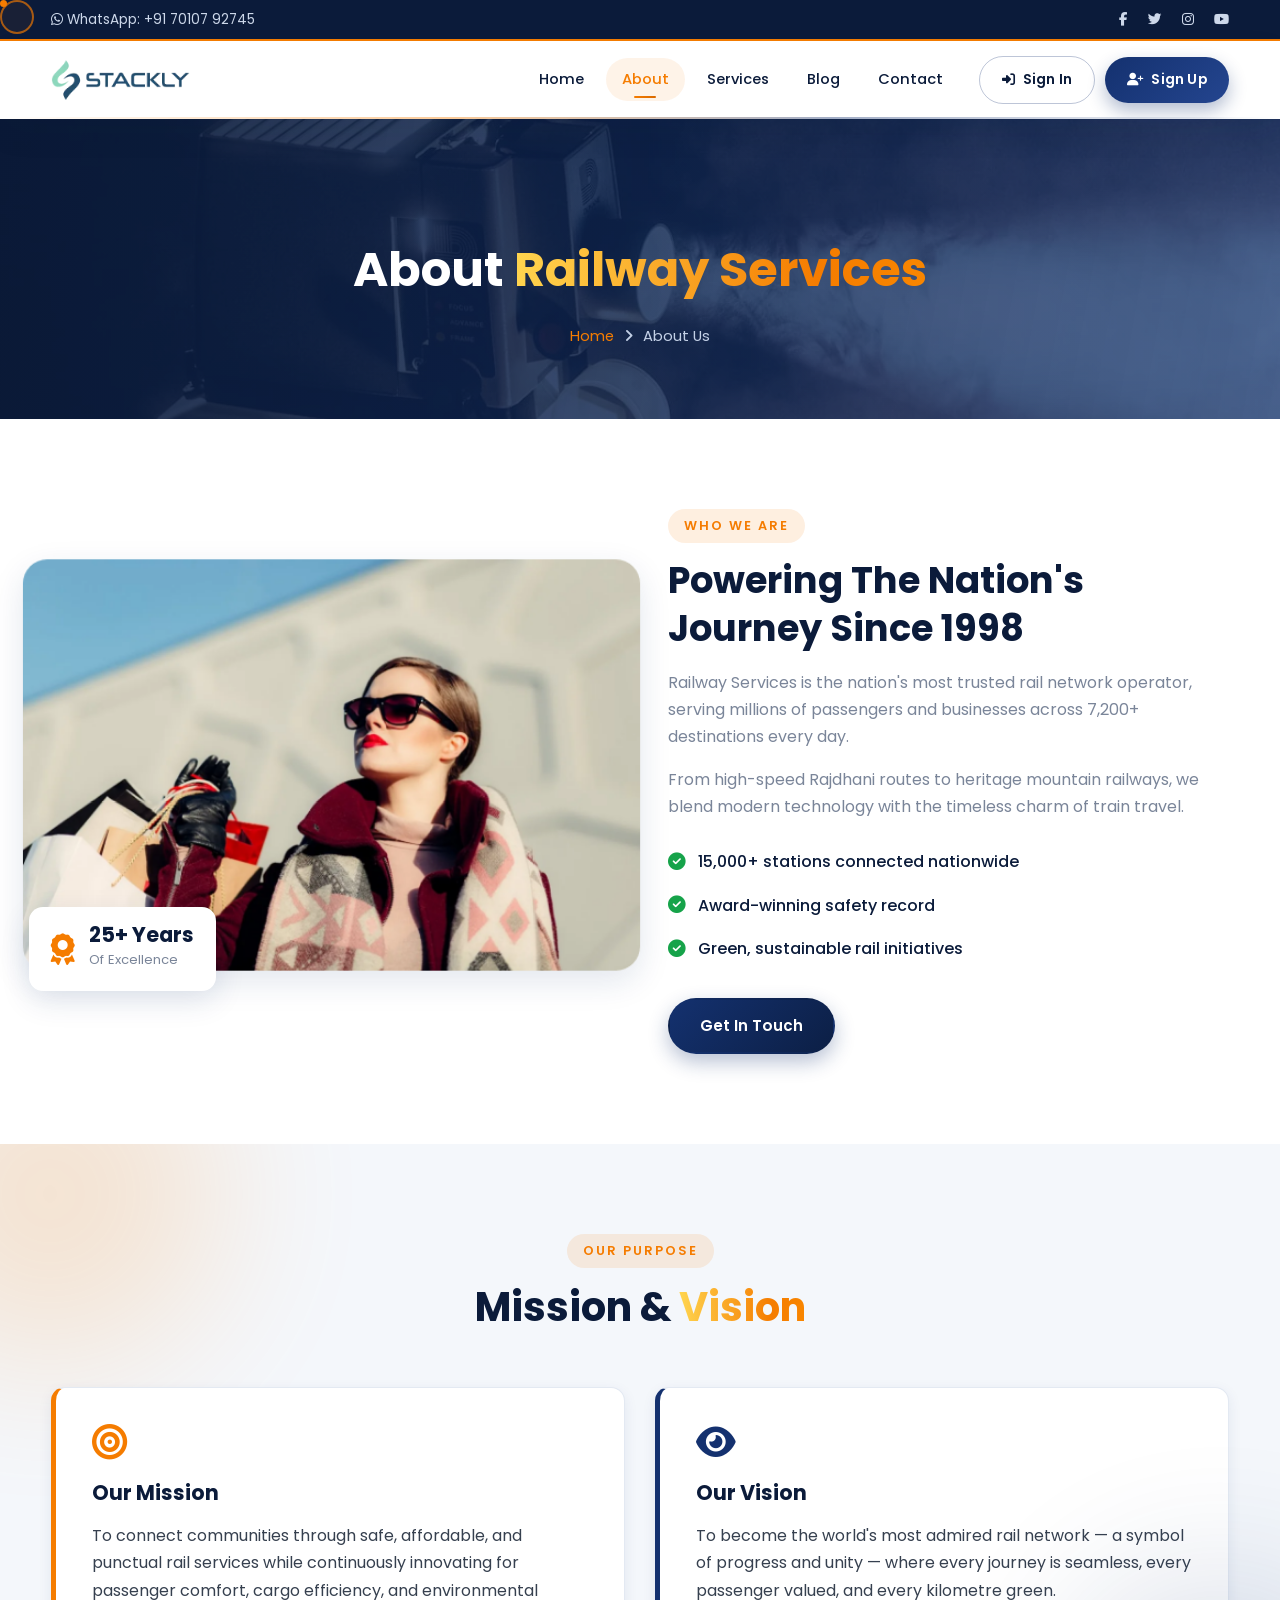
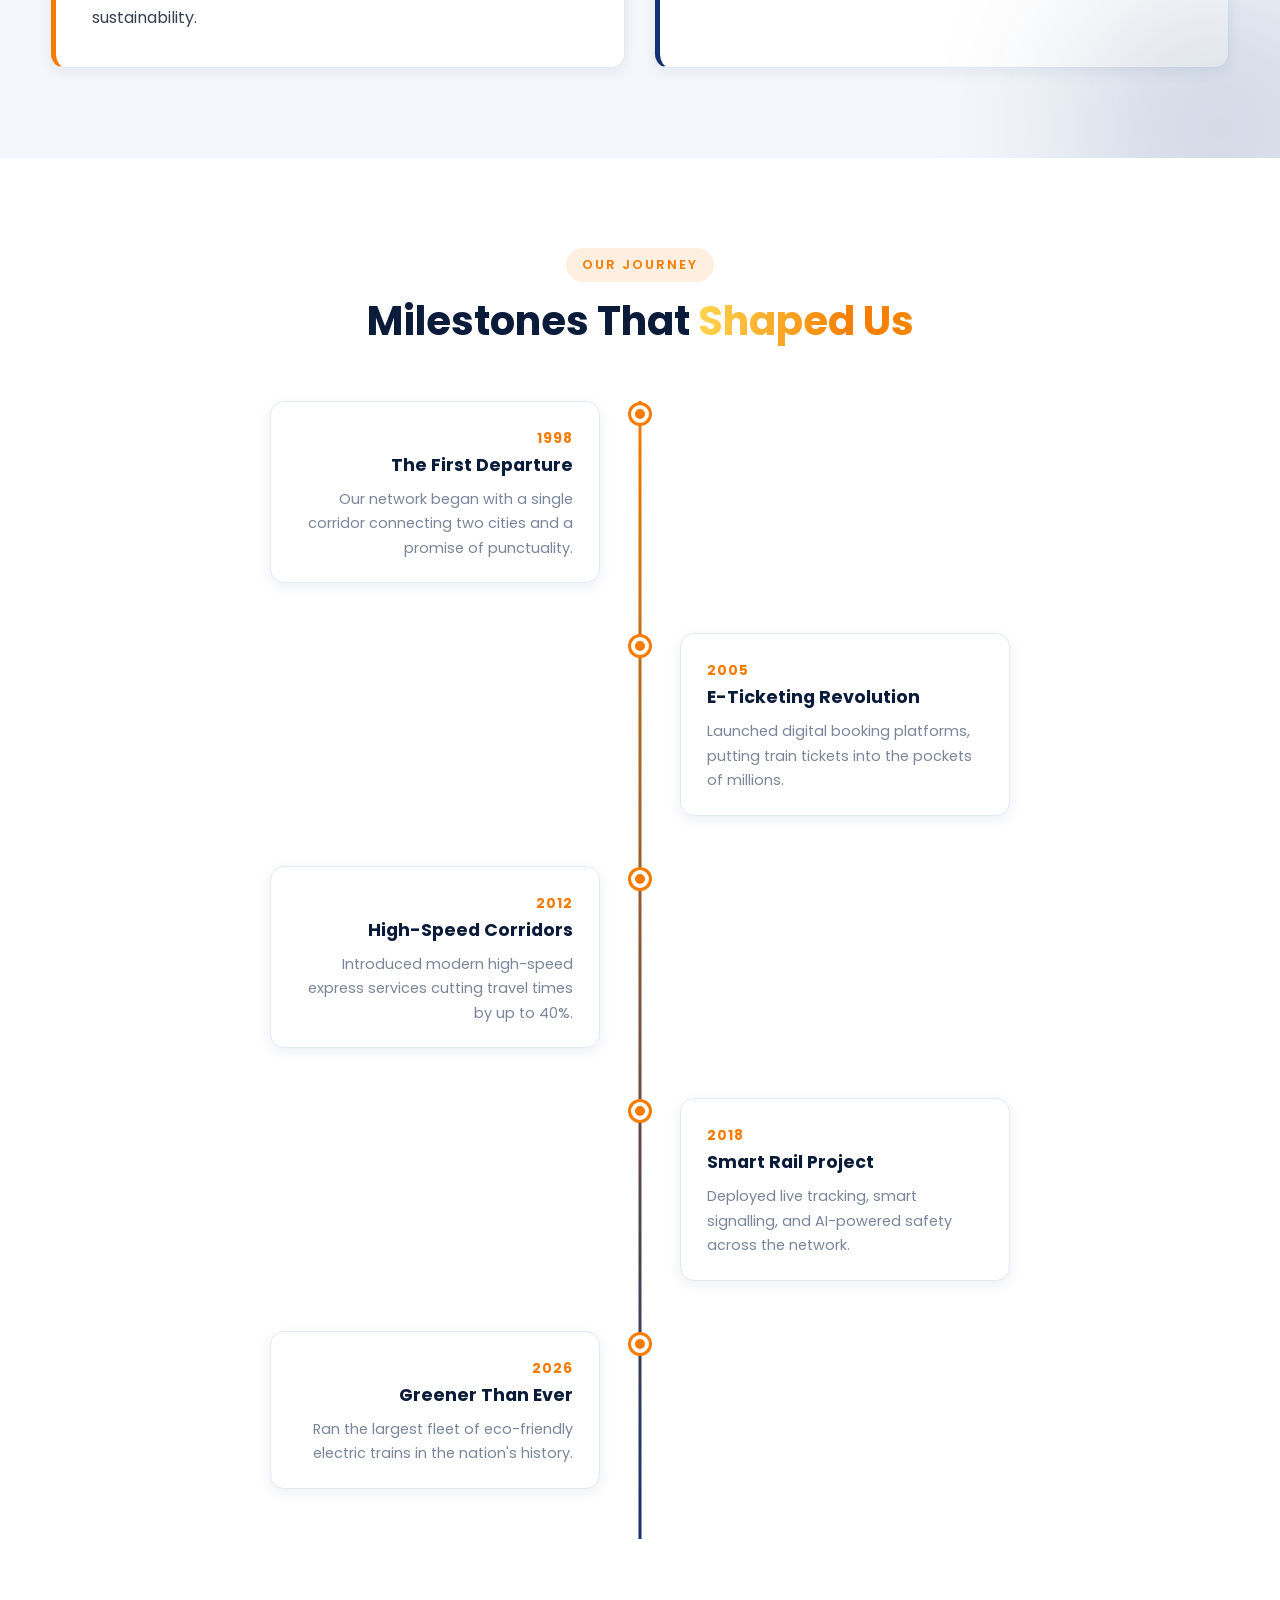
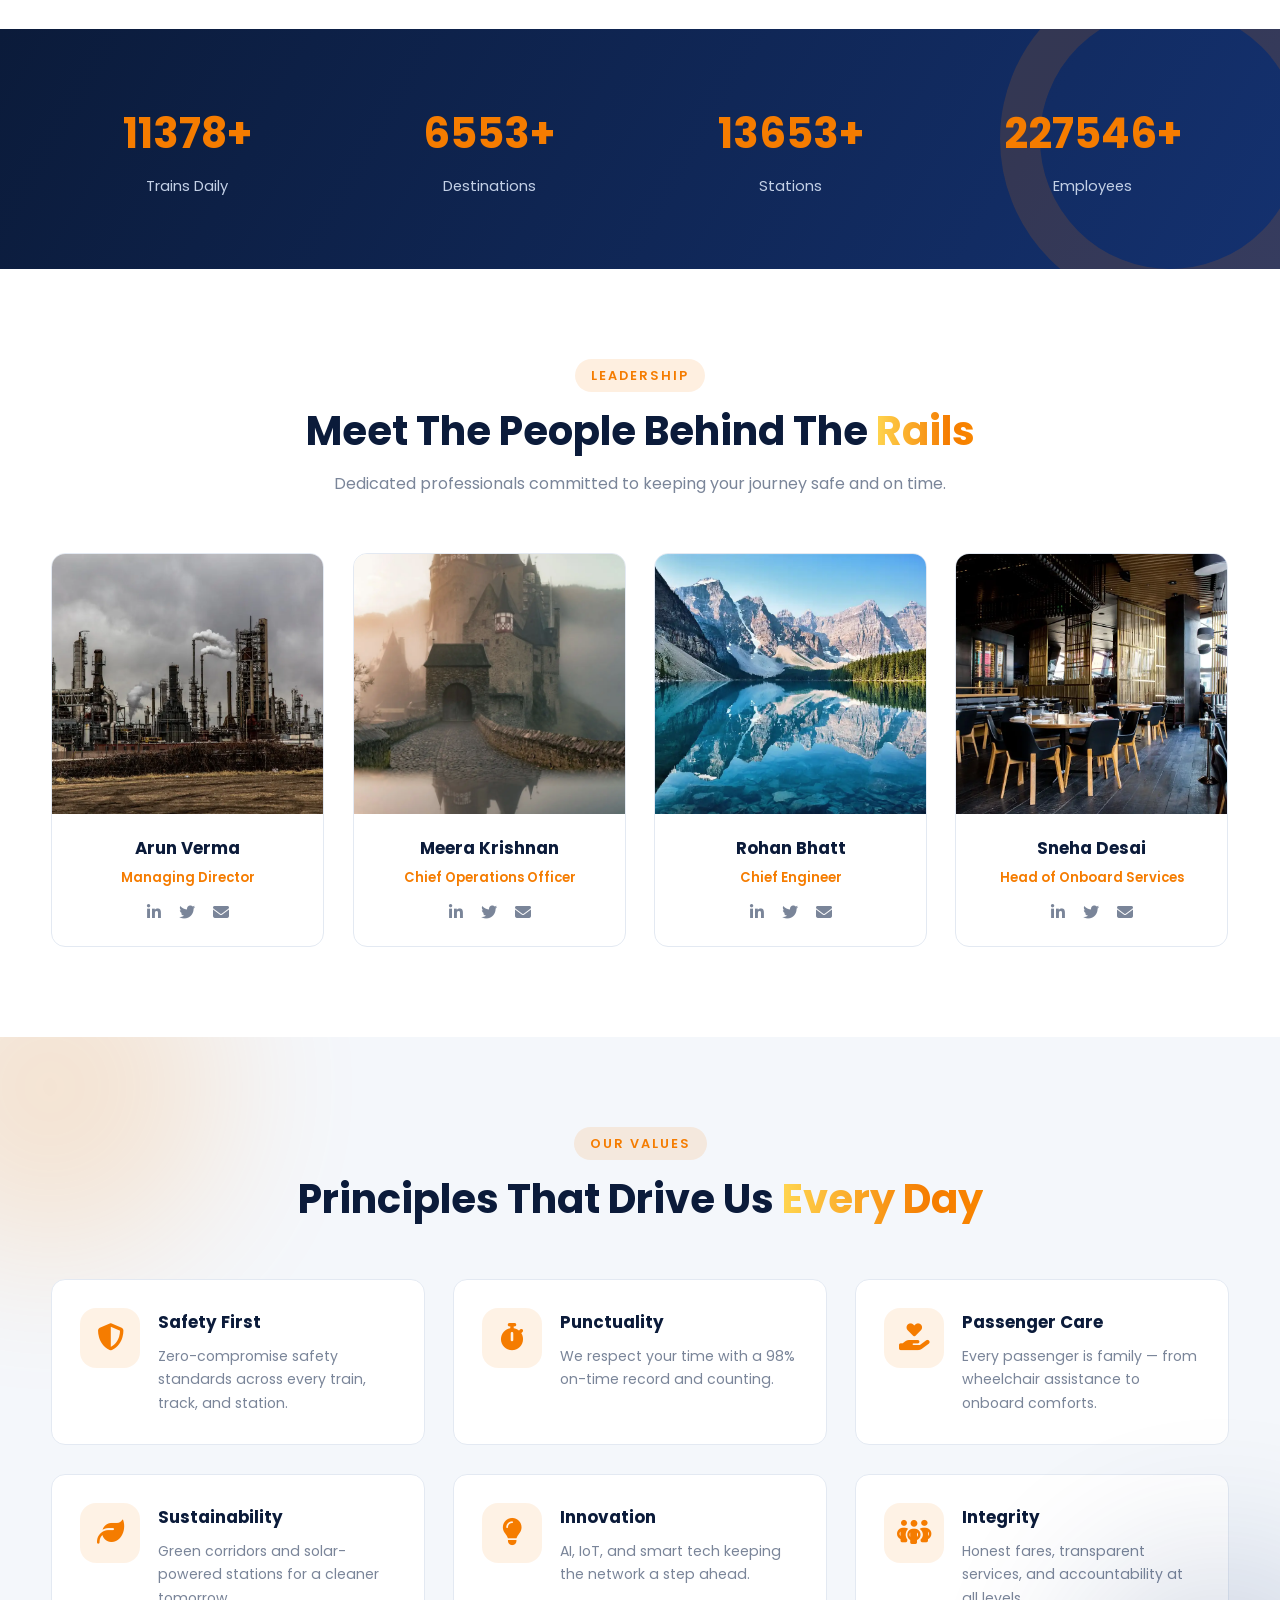
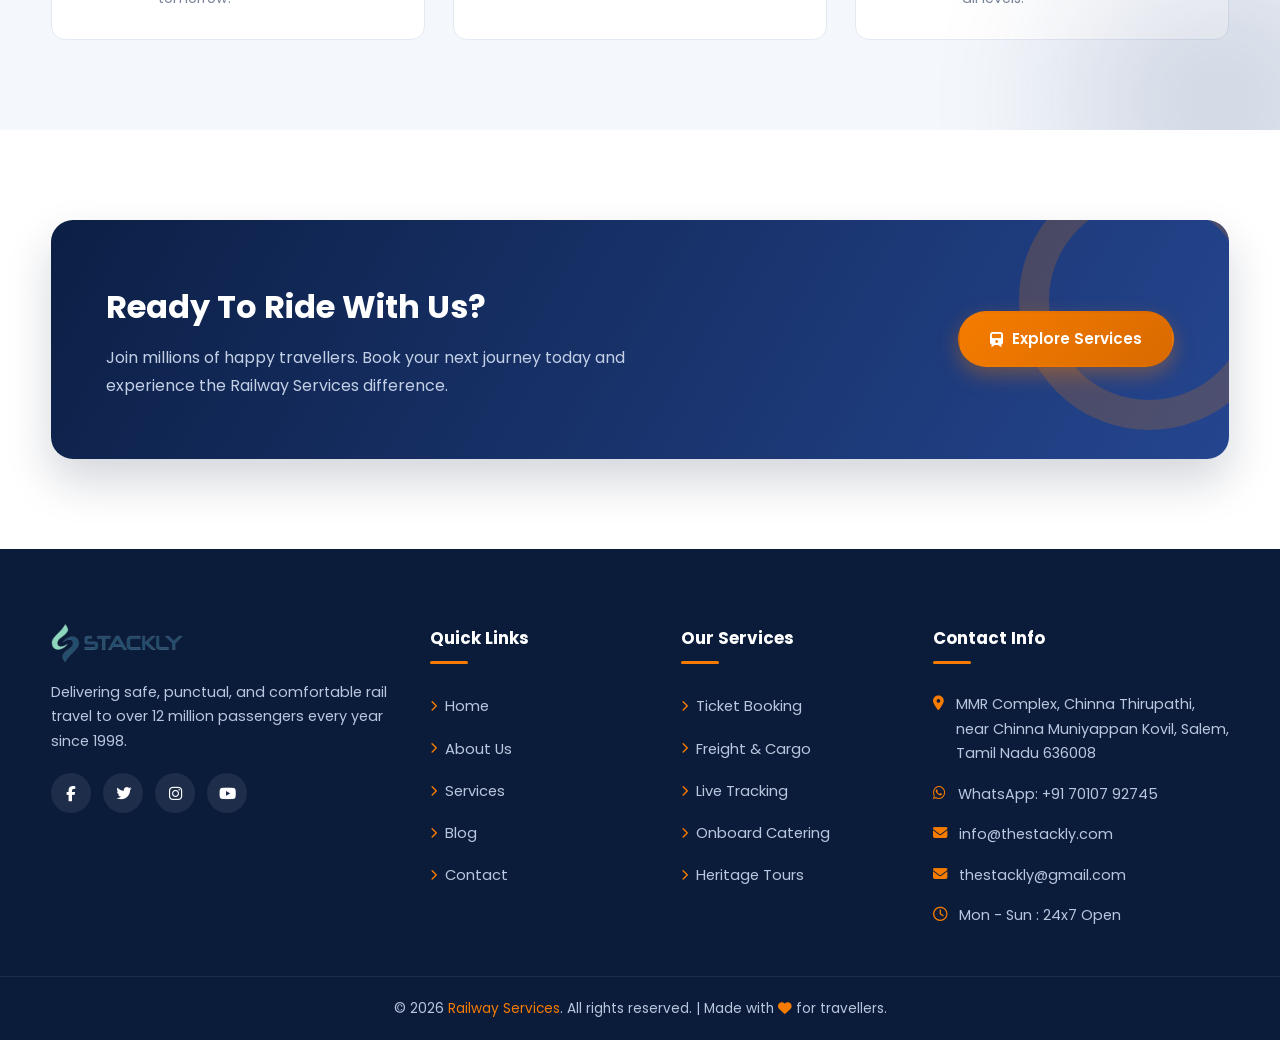
<file: about.html>
<!DOCTYPE html>
<html lang="en">
<head>
  <meta charset="UTF-8">
  <meta name="viewport" content="width=device-width, initial-scale=1.0">
  <meta name="description" content="Learn about Railway Services - our story, mission, values, and the team powering the nation's rail network.">
  <title>About Us | Railway Services</title>
  <link rel="preconnect" href="https://fonts.googleapis.com">
  <link rel="preconnect" href="https://fonts.gstatic.com" crossorigin>
  <link href="https://fonts.googleapis.com/css2?family=Poppins:wght@300;400;500;600;700;800&display=swap" rel="stylesheet">
  <link rel="stylesheet" href="https://cdnjs.cloudflare.com/ajax/libs/font-awesome/6.5.1/css/all.min.css">
  <link rel="stylesheet" href="css/style.css">
</head>
<body>
  <!-- PRELOADER -->
  <div class="preloader" id="preloader">
    <div class="preloader-train"><i class="fa-solid fa-train-subway"></i></div>
    <div class="preloader-track"><span></span></div>
    <p>All Aboard...</p>
  </div>

  <!-- SCROLL PROGRESS -->
  <div class="scroll-progress" id="scrollProgress"></div>


  <!-- TOPBAR -->
  <div class="topbar">
    <div class="container">
      <span><i class="fa-brands fa-whatsapp"></i> WhatsApp: +91 70107 92745</span>
      <span class="right">
        <a href="404.html"><i class="fa-brands fa-facebook-f"></i></a>
        <a href="404.html"><i class="fa-brands fa-twitter"></i></a>
        <a href="404.html"><i class="fa-brands fa-instagram"></i></a>
        <a href="404.html"><i class="fa-brands fa-youtube"></i></a>
      </span>
    </div>
  </div>

  <!-- NAVBAR -->
  <header class="navbar" id="navbar">
    <div class="container">
      <a href="index.html" class="brand">
        <img src="images/logo.webp" alt="Railway Services" class="brand-img">
      </a>
      <nav class="nav-links" id="navLinks" aria-label="Main navigation">
        <div class="drawer-header">
          <a href="index.html" class="drawer-brand">
            <i class="fa-solid fa-train-subway"></i>
            <span>Railway Services<small>TRAIN BOOKING</small></span>
          </a>
          <button type="button" class="drawer-close" aria-label="Close menu"><i class="fa-solid fa-xmark"></i></button>
        </div>
        <a href="index.html">Home</a>
        <a href="about.html" class="active">About</a>
        <a href="services.html">Services</a>
        <a href="blog.html">Blog</a>
        <a href="contact.html">Contact</a>
        <div class="nav-auth">
          <a href="signin.html" class="nav-btn nav-ghost"><i class="fa-solid fa-right-to-bracket"></i> Sign In</a>
          <a href="signup.html" class="nav-btn nav-solid"><i class="fa-solid fa-user-plus"></i> Sign Up</a>
        </div>
      </nav>
      <button class="hamburger" id="hamburger" aria-label="Menu" aria-expanded="false" aria-controls="navLinks">
        <span></span><span></span><span></span>
      </button>
    </div>
  </header>

  <div class="menu-backdrop" id="menuBackdrop" aria-hidden="true"></div>

  <!-- SECTION 1 : PAGE HERO -->
  <section class="page-hero">
    <div class="container">
      <h1>About <span>Railway Services</span></h1>
      <nav class="breadcrumb">
        <a href="index.html">Home</a> <i class="fa-solid fa-angle-right"></i> <span>About Us</span>
      </nav>
    </div>
  </section>

  <!-- SECTION 2 : ABOUT INTRO -->
  <section class="section">
    <div class="container">
      <div class="split">
        <div class="media reveal">
          <img src="images/train-station.webp" alt="Historic railway station">
          <div class="badge-float">
            <i class="fa-solid fa-award"></i>
            <div><strong>25+ Years</strong><span>Of Excellence</span></div>
          </div>
        </div>
        <div class="content reveal">
          <span class="tag">Who We Are</span>
          <h2>Powering The Nation's Journey Since 1998</h2>
          <p>Railway Services is the nation's most trusted rail network operator, serving millions of passengers and businesses across 7,200+ destinations every day.</p>
          <p>From high-speed Rajdhani routes to heritage mountain railways, we blend modern technology with the timeless charm of train travel.</p>
          <ul class="check-list">
            <li><i class="fa-solid fa-circle-check"></i> 15,000+ stations connected nationwide</li>
            <li><i class="fa-solid fa-circle-check"></i> Award-winning safety record</li>
            <li><i class="fa-solid fa-circle-check"></i> Green, sustainable rail initiatives</li>
          </ul>
          <a href="404.html" class="btn btn-navy">Get In Touch</a>
        </div>
      </div>
    </div>
  </section>

  <!-- SECTION 3 : MISSION & VISION -->
  <section class="section section-alt">
    <div class="container">
      <div class="section-head reveal">
        <span class="tag">Our Purpose</span>
        <h2>Mission &amp; <span>Vision</span></h2>
      </div>
      <div class="mv-grid">
        <div class="mv-card reveal">
          <i class="fa-solid fa-bullseye"></i>
          <h3>Our Mission</h3>
          <p>To connect communities through safe, affordable, and punctual rail services while continuously innovating for passenger comfort, cargo efficiency, and environmental sustainability.</p>
        </div>
        <div class="mv-card reveal">
          <i class="fa-solid fa-eye"></i>
          <h3>Our Vision</h3>
          <p>To become the world's most admired rail network — a symbol of progress and unity — where every journey is seamless, every passenger valued, and every kilometre green.</p>
        </div>
      </div>
    </div>
  </section>

  <!-- SECTION 4 : JOURNEY TIMELINE -->
  <section class="section">
    <div class="container">
      <div class="section-head reveal">
        <span class="tag">Our Journey</span>
        <h2>Milestones That <span>Shaped Us</span></h2>
      </div>
      <div class="timeline">
        <div class="timeline-item reveal">
          <span class="dot"></span>
          <div class="timeline-card">
            <span class="year">1998</span>
            <h4>The First Departure</h4>
            <p>Our network began with a single corridor connecting two cities and a promise of punctuality.</p>
          </div>
        </div>
        <div class="timeline-item reveal">
          <span class="dot"></span>
          <div class="timeline-card">
            <span class="year">2005</span>
            <h4>E-Ticketing Revolution</h4>
            <p>Launched digital booking platforms, putting train tickets into the pockets of millions.</p>
          </div>
        </div>
        <div class="timeline-item reveal">
          <span class="dot"></span>
          <div class="timeline-card">
            <span class="year">2012</span>
            <h4>High-Speed Corridors</h4>
            <p>Introduced modern high-speed express services cutting travel times by up to 40%.</p>
          </div>
        </div>
        <div class="timeline-item reveal">
          <span class="dot"></span>
          <div class="timeline-card">
            <span class="year">2018</span>
            <h4>Smart Rail Project</h4>
            <p>Deployed live tracking, smart signalling, and AI-powered safety across the network.</p>
          </div>
        </div>
        <div class="timeline-item reveal">
          <span class="dot"></span>
          <div class="timeline-card">
            <span class="year">2026</span>
            <h4>Greener Than Ever</h4>
            <p>Ran the largest fleet of eco-friendly electric trains in the nation's history.</p>
          </div>
        </div>
      </div>
    </div>
  </section>

  <!-- SECTION 5 : STATS -->
  <section class="stats-band">
    <div class="container">
      <div class="stats-grid">
        <div class="stat reveal"><h3><span data-count="12500">0</span>+</h3><p>Trains Daily</p></div>
        <div class="stat reveal"><h3><span data-count="7200">0</span>+</h3><p>Destinations</p></div>
        <div class="stat reveal"><h3><span data-count="15000">0</span>+</h3><p>Stations</p></div>
        <div class="stat reveal"><h3><span data-count="250000">0</span>+</h3><p>Employees</p></div>
      </div>
    </div>
  </section>

  <!-- SECTION 6 : TEAM -->
  <section class="section">
    <div class="container">
      <div class="section-head reveal">
        <span class="tag">Leadership</span>
        <h2>Meet The People Behind The <span>Rails</span></h2>
        <p>Dedicated professionals committed to keeping your journey safe and on time.</p>
      </div>
      <div class="team-grid">
        <div class="team-card reveal">
          <img src="images/engine-front.webp" alt="Arun Verma - Managing Director">
          <div class="info">
            <h3>Arun Verma</h3>
            <span>Managing Director</span>
            <div class="socials">
              <a href="404.html"><i class="fa-brands fa-linkedin-in"></i></a>
              <a href="404.html"><i class="fa-brands fa-twitter"></i></a>
              <a href="404.html"><i class="fa-solid fa-envelope"></i></a>
            </div>
          </div>
        </div>
        <div class="team-card reveal">
          <img src="images/night-train.webp" alt="Meera Krishnan - Chief Operations">
          <div class="info">
            <h3>Meera Krishnan</h3>
            <span>Chief Operations Officer</span>
            <div class="socials">
              <a href="404.html"><i class="fa-brands fa-linkedin-in"></i></a>
              <a href="404.html"><i class="fa-brands fa-twitter"></i></a>
              <a href="404.html"><i class="fa-solid fa-envelope"></i></a>
            </div>
          </div>
        </div>
        <div class="team-card reveal">
          <img src="images/railway-signal.webp" alt="Rohan Bhatt - Chief Engineer">
          <div class="info">
            <h3>Rohan Bhatt</h3>
            <span>Chief Engineer</span>
            <div class="socials">
              <a href="404.html"><i class="fa-brands fa-linkedin-in"></i></a>
              <a href="404.html"><i class="fa-brands fa-twitter"></i></a>
              <a href="404.html"><i class="fa-solid fa-envelope"></i></a>
            </div>
          </div>
        </div>
        <div class="team-card reveal">
          <img src="images/catering.webp" alt="Sneha Desai - Head of Catering">
          <div class="info">
            <h3>Sneha Desai</h3>
            <span>Head of Onboard Services</span>
            <div class="socials">
              <a href="404.html"><i class="fa-brands fa-linkedin-in"></i></a>
              <a href="404.html"><i class="fa-brands fa-twitter"></i></a>
              <a href="404.html"><i class="fa-solid fa-envelope"></i></a>
            </div>
          </div>
        </div>
      </div>
    </div>
  </section>

  <!-- SECTION 7 : CORE VALUES -->
  <section class="section section-alt">
    <div class="container">
      <div class="section-head reveal">
        <span class="tag">Our Values</span>
        <h2>Principles That Drive Us <span>Every Day</span></h2>
      </div>
      <div class="value-grid">
        <div class="value-card reveal">
          <i class="fa-solid fa-shield-halved"></i>
          <div>
            <h3>Safety First</h3>
            <p>Zero-compromise safety standards across every train, track, and station.</p>
          </div>
        </div>
        <div class="value-card reveal">
          <i class="fa-solid fa-stopwatch"></i>
          <div>
            <h3>Punctuality</h3>
            <p>We respect your time with a 98% on-time record and counting.</p>
          </div>
        </div>
        <div class="value-card reveal">
          <i class="fa-solid fa-hand-holding-heart"></i>
          <div>
            <h3>Passenger Care</h3>
            <p>Every passenger is family — from wheelchair assistance to onboard comforts.</p>
          </div>
        </div>
        <div class="value-card reveal">
          <i class="fa-solid fa-leaf"></i>
          <div>
            <h3>Sustainability</h3>
            <p>Green corridors and solar-powered stations for a cleaner tomorrow.</p>
          </div>
        </div>
        <div class="value-card reveal">
          <i class="fa-solid fa-lightbulb"></i>
          <div>
            <h3>Innovation</h3>
            <p>AI, IoT, and smart tech keeping the network a step ahead.</p>
          </div>
        </div>
        <div class="value-card reveal">
          <i class="fa-solid fa-people-group"></i>
          <div>
            <h3>Integrity</h3>
            <p>Honest fares, transparent services, and accountability at all levels.</p>
          </div>
        </div>
      </div>
    </div>
  </section>

  <!-- SECTION 8 : CTA -->
  <section class="section">
    <div class="container">
      <div class="cta-band reveal">
        <div>
          <h2>Ready To Ride With Us?</h2>
          <p>Join millions of happy travellers. Book your next journey today and experience the Railway Services difference.</p>
        </div>
        <a href="404.html" class="btn btn-primary"><i class="fa-solid fa-train"></i> Explore Services</a>
      </div>
    </div>
  </section>

  <!-- FOOTER -->
  <footer class="footer">
    <div class="container">
      <div class="footer-grid">
        <div class="footer-about">
          <a href="index.html" class="brand">
            <img src="images/logo.webp" alt="Railway Services" class="brand-img">
          </a>
          <p>Delivering safe, punctual, and comfortable rail travel to over 12 million passengers every year since 1998.</p>
          <div class="socials">
            <a href="404.html" aria-label="Facebook"><i class="fa-brands fa-facebook-f"></i></a>
            <a href="404.html" aria-label="Twitter"><i class="fa-brands fa-twitter"></i></a>
            <a href="404.html" aria-label="Instagram"><i class="fa-brands fa-instagram"></i></a>
            <a href="404.html" aria-label="YouTube"><i class="fa-brands fa-youtube"></i></a>
          </div>
        </div>
        <div>
          <h4>Quick Links</h4>
          <ul class="footer-links">
            <li><a href="index.html"><i class="fa-solid fa-chevron-right"></i> Home</a></li>
            <li><a href="about.html"><i class="fa-solid fa-chevron-right"></i> About Us</a></li>
            <li><a href="services.html"><i class="fa-solid fa-chevron-right"></i> Services</a></li>
            <li><a href="blog.html"><i class="fa-solid fa-chevron-right"></i> Blog</a></li>
            <li><a href="contact.html"><i class="fa-solid fa-chevron-right"></i> Contact</a></li>
          </ul>
        </div>
        <div>
          <h4>Our Services</h4>
          <ul class="footer-links">
            <li><a href="404.html"><i class="fa-solid fa-chevron-right"></i> Ticket Booking</a></li>
            <li><a href="404.html"><i class="fa-solid fa-chevron-right"></i> Freight &amp; Cargo</a></li>
            <li><a href="404.html"><i class="fa-solid fa-chevron-right"></i> Live Tracking</a></li>
            <li><a href="404.html"><i class="fa-solid fa-chevron-right"></i> Onboard Catering</a></li>
            <li><a href="404.html"><i class="fa-solid fa-chevron-right"></i> Heritage Tours</a></li>
          </ul>
        </div>
        <div>
          <h4>Contact Info</h4>
          <ul class="footer-contact">
            <li><i class="fa-solid fa-location-dot"></i> MMR Complex, Chinna Thirupathi, near Chinna Muniyappan Kovil, Salem, Tamil Nadu 636008</li>
            <li><i class="fa-brands fa-whatsapp"></i> WhatsApp: +91 70107 92745</li>
            <li><i class="fa-solid fa-envelope"></i> info@thestackly.com</li>
            <li><i class="fa-solid fa-envelope"></i> thestackly@gmail.com</li>
            <li><i class="fa-regular fa-clock"></i> Mon - Sun : 24x7 Open</li>
          </ul>
        </div>
      </div>
    </div>
    <div class="footer-bottom">
      <div class="container">
        © 2026 <a href="index.html">Railway Services</a>. All rights reserved. | Made with <i class="fa-solid fa-heart" style="color:var(--accent)"></i> for travellers.
      </div>
    </div>
  </footer>

  <button class="to-top" id="toTop" aria-label="Back to top"><i class="fa-solid fa-arrow-up"></i></button>

  <script src="js/script.js"></script>
</body>
</html>
</file>
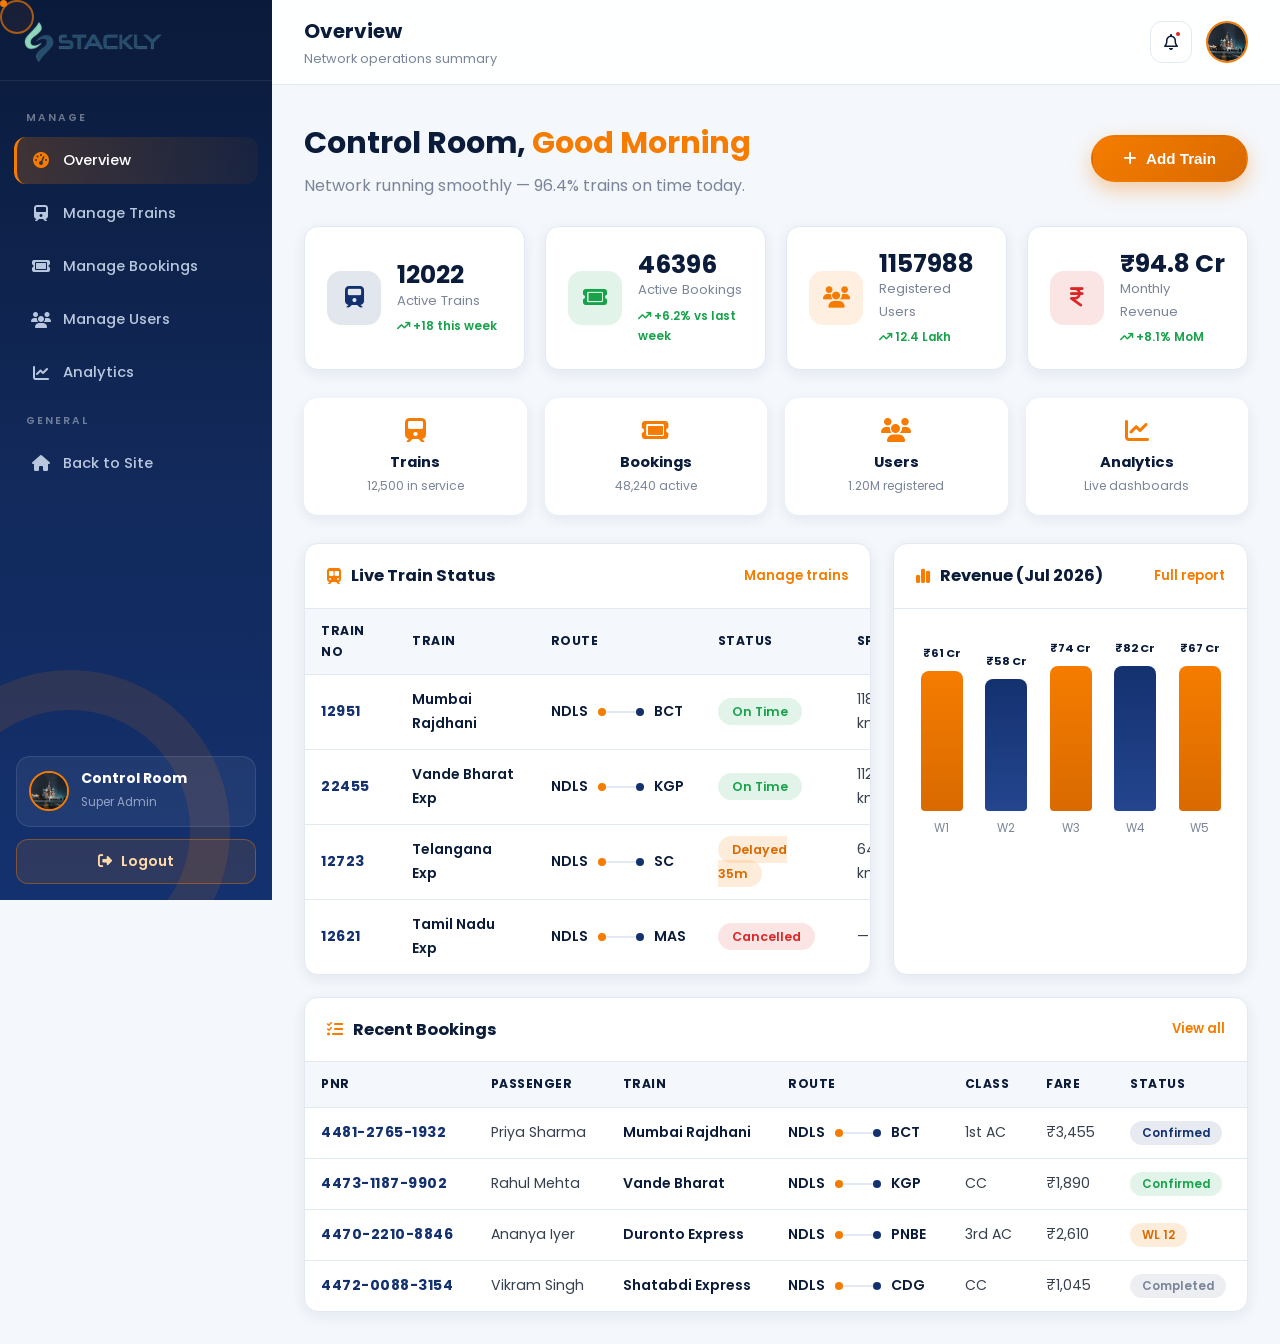
<file: admindashboard.html>
<!DOCTYPE html>
<html lang="en">
<head>
  <meta charset="UTF-8">
  <meta name="viewport" content="width=device-width, initial-scale=1.0">
  <meta name="description" content="Railway Services admin dashboard - manage trains, bookings, users and view analytics.">
  <title>Admin Dashboard | Railway Services</title>
  <link rel="preconnect" href="https://fonts.googleapis.com">
  <link rel="preconnect" href="https://fonts.gstatic.com" crossorigin>
  <link href="https://fonts.googleapis.com/css2?family=Poppins:wght@300;400;500;600;700;800&display=swap" rel="stylesheet">
  <link rel="stylesheet" href="https://cdnjs.cloudflare.com/ajax/libs/font-awesome/6.5.1/css/all.min.css">
  <link rel="stylesheet" href="css/style.css">
  <link rel="stylesheet" href="css/dashboard.css">
</head>
<body class="dash-body">
  <!-- PRELOADER -->
  <div class="preloader" id="preloader">
    <div class="preloader-train"><i class="fa-solid fa-train-subway"></i></div>
    <div class="preloader-track"><span></span></div>
    <p>All Aboard...</p>
  </div>

  <!-- SCROLL PROGRESS -->
  <div class="scroll-progress" id="scrollProgress"></div>

  <div class="dash-shell">

    <!-- SIDEBAR -->
    <aside class="dash-sidebar" id="dashSidebar">
      <a href="index.html" class="dash-brand">
        <img src="images/logo.webp" alt="Railway Services" class="brand-img">
      </a>

      <nav class="dash-nav">
        <span class="dash-nav-label">Manage</span>
        <a class="dash-link active" data-view="overview"><i class="fa-solid fa-gauge-high"></i> Overview</a>
        <a class="dash-link" data-view="trains"><i class="fa-solid fa-train"></i> Manage Trains</a>
        <a class="dash-link" data-view="bookings"><i class="fa-solid fa-ticket"></i> Manage Bookings</a>
        <a class="dash-link" data-view="users"><i class="fa-solid fa-users"></i> Manage Users</a>
        <a class="dash-link" data-view="analytics"><i class="fa-solid fa-chart-line"></i> Analytics</a>
        <span class="dash-nav-label">General</span>
        <a class="dash-link" href="index.html"><i class="fa-solid fa-house"></i> Back to Site</a>
      </nav>

      <div class="dash-sidebar-foot">
        <div class="dash-mini-user">
          <img src="images/station-clock.webp" alt="Admin">
          <div>
            <strong>Control Room</strong>
            <span>Super Admin</span>
          </div>
        </div>
        <button class="dash-logout" id="logoutBtn"><i class="fa-solid fa-right-from-bracket"></i> Logout</button>
      </div>
    </aside>

    <div class="dash-overlay" id="dashOverlay"></div>

    <!-- MAIN COLUMN -->
    <main class="dash-main">

      <header class="dash-topbar">
        <div class="dash-topbar-title">
          <button class="dash-menu" id="dashMenu" aria-label="Toggle menu">
            <span></span><span></span><span></span>
          </button>
          <div>
            <h2 id="topbarTitle">Overview</h2>
            <p id="topbarSub">Network operations summary</p>
          </div>
        </div>

        <div class="dash-actions">
          <div class="dash-notif">
            <button class="dash-icon-btn" id="notifToggle" aria-label="Notifications">
              <i class="fa-regular fa-bell"></i>
              <span class="dash-dot"></span>
            </button>
            <div class="notif-panel" id="notifPanel">
              <div class="notif-item">
                <div class="notif-ico"><i class="fa-solid fa-triangle-exclamation"></i></div>
                <div>
                  <strong>Signal Fault Resolved</strong>
                  <p>Train 12723 blocked for 45 min at Jhansi — now moving.</p>
                  <time>6 min ago</time>
                </div>
              </div>
              <div class="notif-item">
                <div class="notif-ico"><i class="fa-solid fa-train"></i></div>
                <div>
                  <strong>New Train Scheduled</strong>
                  <p>Vande Bharat 8th pair approved for the Delhi–Varanasi route.</p>
                  <time>1 hr ago</time>
                </div>
              </div>
              <div class="notif-item">
                <div class="notif-ico"><i class="fa-solid fa-user-plus"></i></div>
                <div>
                  <strong>Sign-up Spike</strong>
                  <p>1,204 new passengers registered in the last 24 hours.</p>
                  <time>3 hrs ago</time>
                </div>
              </div>
            </div>
          </div>
          <a href="index.html">
            <img src="images/station-clock.webp" alt="Admin avatar" class="dash-avatar">
          </a>
        </div>
      </header>

      <div class="dash-content">

        <!-- ============ OVERVIEW ============ -->
        <section class="view active" id="view-overview">
          <div class="dash-greet reveal">
            <div>
              <h1>Control Room, <span>Good Morning</span></h1>
              <p>Network running smoothly — 96.4% trains on time today.</p>
            </div>
            <button class="btn btn-primary" id="quickAddTrain"><i class="fa-solid fa-plus"></i> Add Train</button>
          </div>

          <div class="stat-grid">
            <div class="stat-card reveal">
              <div class="stat-ico ico-blue"><i class="fa-solid fa-train"></i></div>
              <div>
                <h3><span data-count="12500">0</span></h3>
                <p>Active Trains</p>
                <small class="up"><i class="fa-solid fa-arrow-trend-up"></i> +18 this week</small>
              </div>
            </div>
            <div class="stat-card reveal">
              <div class="stat-ico ico-green"><i class="fa-solid fa-ticket"></i></div>
              <div>
                <h3><span data-count="48240">0</span></h3>
                <p>Active Bookings</p>
                <small class="up"><i class="fa-solid fa-arrow-trend-up"></i> +6.2% vs last week</small>
              </div>
            </div>
            <div class="stat-card reveal">
              <div class="stat-ico ico-orange"><i class="fa-solid fa-users"></i></div>
              <div>
                <h3><span data-count="1204000">0</span></h3>
                <p>Registered Users</p>
                <small class="up"><i class="fa-solid fa-arrow-trend-up"></i> 12.4 Lakh</small>
              </div>
            </div>
            <div class="stat-card reveal">
              <div class="stat-ico ico-red"><i class="fa-solid fa-indian-rupee-sign"></i></div>
              <div>
                <h3>₹<span data-count="98.6">0</span> Cr</h3>
                <p>Monthly Revenue</p>
                <small class="up"><i class="fa-solid fa-arrow-trend-up"></i> +8.1% MoM</small>
              </div>
            </div>
          </div>

          <div class="quick-grid">
            <button class="quick-card reveal" data-goto="trains" style="border:none;font-family:inherit;cursor:pointer"><i class="fa-solid fa-train"></i><h4>Trains</h4><p>12,500 in service</p></button>
            <button class="quick-card reveal" data-goto="bookings" style="border:none;font-family:inherit;cursor:pointer"><i class="fa-solid fa-ticket"></i><h4>Bookings</h4><p>48,240 active</p></button>
            <button class="quick-card reveal" data-goto="users" style="border:none;font-family:inherit;cursor:pointer"><i class="fa-solid fa-users"></i><h4>Users</h4><p>1.20M registered</p></button>
            <button class="quick-card reveal" data-goto="analytics" style="border:none;font-family:inherit;cursor:pointer"><i class="fa-solid fa-chart-line"></i><h4>Analytics</h4><p>Live dashboards</p></button>
          </div>

          <div class="dash-grid">
            <div class="panel reveal">
              <div class="panel-head">
                <h3><i class="fa-solid fa-train-subway"></i> Live Train Status</h3>
                <a href="404.html" data-goto="trains">Manage trains</a>
              </div>
              <div class="table-scroll">
                <table class="dash-table">
                  <thead>
                    <tr><th>Train No</th><th>Train</th><th>Route</th><th>Status</th><th>Speed</th></tr>
                  </thead>
                  <tbody>
                    <tr>
                      <td class="pnr">12951</td>
                      <td class="train-name">Mumbai Rajdhani</td>
                      <td><span class="route-cell">NDLS <span class="route-line"></span> BCT</span></td>
                      <td><span class="status-badge status-on-time">On Time</span></td>
                      <td>118 km/h</td>
                    </tr>
                    <tr>
                      <td class="pnr">22455</td>
                      <td class="train-name">Vande Bharat Exp</td>
                      <td><span class="route-cell">NDLS <span class="route-line"></span> KGP</span></td>
                      <td><span class="status-badge status-on-time">On Time</span></td>
                      <td>112 km/h</td>
                    </tr>
                    <tr>
                      <td class="pnr">12723</td>
                      <td class="train-name">Telangana Exp</td>
                      <td><span class="route-cell">NDLS <span class="route-line"></span> SC</span></td>
                      <td><span class="status-badge status-delayed">Delayed 35m</span></td>
                      <td>64 km/h</td>
                    </tr>
                    <tr>
                      <td class="pnr">12621</td>
                      <td class="train-name">Tamil Nadu Exp</td>
                      <td><span class="route-cell">NDLS <span class="route-line"></span> MAS</span></td>
                      <td><span class="status-badge status-cancelled">Cancelled</span></td>
                      <td>—</td>
                    </tr>
                  </tbody>
                </table>
              </div>
            </div>

            <div class="panel reveal">
              <div class="panel-head">
                <h3><i class="fa-solid fa-chart-simple"></i> Revenue (Jul 2026)</h3>
                <a href="404.html" data-goto="analytics">Full report</a>
              </div>
              <div class="panel-body">
                <div class="chart-bars" id="revenueChart">
                  <div class="chart-col"><span class="bar-val">₹61 Cr</span><div class="bar" data-h="70"></div><span>W1</span></div>
                  <div class="chart-col"><span class="bar-val">₹58 Cr</span><div class="bar" data-h="66"></div><span>W2</span></div>
                  <div class="chart-col"><span class="bar-val">₹74 Cr</span><div class="bar" data-h="84"></div><span>W3</span></div>
                  <div class="chart-col"><span class="bar-val">₹82 Cr</span><div class="bar" data-h="92"></div><span>W4</span></div>
                  <div class="chart-col"><span class="bar-val">₹67 Cr</span><div class="bar" data-h="76"></div><span>W5</span></div>
                </div>
              </div>
            </div>
          </div>

          <div class="panel reveal">
            <div class="panel-head">
              <h3><i class="fa-solid fa-list-check"></i> Recent Bookings</h3>
              <a href="404.html" data-goto="bookings">View all</a>
            </div>
            <div class="table-scroll">
              <table class="dash-table">
                <thead>
                  <tr><th>PNR</th><th>Passenger</th><th>Train</th><th>Route</th><th>Class</th><th>Fare</th><th>Status</th></tr>
                </thead>
                <tbody>
                  <tr>
                    <td class="pnr">4481-2765-1932</td>
                    <td>Priya Sharma</td>
                    <td class="train-name">Mumbai Rajdhani</td>
                    <td><span class="route-cell">NDLS <span class="route-line"></span> BCT</span></td>
                    <td>1st AC</td>
                    <td>₹3,455</td>
                    <td><span class="dash-badge badge-blue">Confirmed</span></td>
                  </tr>
                  <tr>
                    <td class="pnr">4473-1187-9902</td>
                    <td>Rahul Mehta</td>
                    <td class="train-name">Vande Bharat</td>
                    <td><span class="route-cell">NDLS <span class="route-line"></span> KGP</span></td>
                    <td>CC</td>
                    <td>₹1,890</td>
                    <td><span class="dash-badge badge-green">Confirmed</span></td>
                  </tr>
                  <tr>
                    <td class="pnr">4470-2210-8846</td>
                    <td>Ananya Iyer</td>
                    <td class="train-name">Duronto Express</td>
                    <td><span class="route-cell">NDLS <span class="route-line"></span> PNBE</span></td>
                    <td>3rd AC</td>
                    <td>₹2,610</td>
                    <td><span class="dash-badge badge-orange">WL 12</span></td>
                  </tr>
                  <tr>
                    <td class="pnr">4472-0088-3154</td>
                    <td>Vikram Singh</td>
                    <td class="train-name">Shatabdi Express</td>
                    <td><span class="route-cell">NDLS <span class="route-line"></span> CDG</span></td>
                    <td>CC</td>
                    <td>₹1,045</td>
                    <td><span class="dash-badge badge-grey">Completed</span></td>
                  </tr>
                </tbody>
              </table>
            </div>
          </div>
        </section>

        <!-- ============ MANAGE TRAINS ============ -->
        <section class="view" id="view-trains">
          <div class="dash-greet reveal">
            <div>
              <h1>Manage <span>Trains</span></h1>
              <p>Add, edit or schedule services across the network.</p>
            </div>
            <button class="btn btn-primary" id="addTrainBtn"><i class="fa-solid fa-plus"></i> Add Train</button>
          </div>

          <div class="panel reveal">
            <div class="panel-head">
              <div class="dash-filters">
                <button class="filter-chip active" data-filter="all">All</button>
                <button class="filter-chip" data-filter="rajdhani">Rajdhani</button>
                <button class="filter-chip" data-filter="vande">Vande Bharat</button>
                <button class="filter-chip" data-filter="express">Express</button>
              </div>
              <div class="search-box">
                <i class="fa-solid fa-magnifying-glass"></i>
                <input type="text" id="trainSearch" placeholder="Search train no. or name...">
              </div>
            </div>
            <div class="table-scroll">
              <table class="dash-table" id="trainsTable">
                <thead>
                  <tr>
                    <th>Train No</th><th>Train Name</th><th>Route</th><th>Days</th><th>Classes</th><th>Departure</th><th>Status</th><th>Actions</th>
                  </tr>
                </thead>
                <tbody>
                  <tr data-status="rajdhani">
                    <td class="pnr">12951</td>
                    <td class="train-name">Mumbai Rajdhani</td>
                    <td><span class="route-cell">NDLS <span class="route-line"></span> BCT</span></td>
                    <td>Daily</td>
                    <td>1A, 2A, 3A</td>
                    <td>16:55</td>
                    <td><span class="dash-badge badge-green">Active</span></td>
                    <td><button class="btn btn-outline edit-train" style="padding:5px 12px;font-size:0.76rem">Edit</button> <button class="btn btn-outline del-train" style="padding:5px 12px;font-size:0.76rem;color:#dc2626">Delete</button></td>
                  </tr>
                  <tr data-status="rajdhani">
                    <td class="pnr">12301</td>
                    <td class="train-name">Howrah Rajdhani</td>
                    <td><span class="route-cell">NDLS <span class="route-line"></span> HWH</span></td>
                    <td>Daily</td>
                    <td>1A, 2A, 3A</td>
                    <td>16:50</td>
                    <td><span class="dash-badge badge-green">Active</span></td>
                    <td><button class="btn btn-outline edit-train" style="padding:5px 12px;font-size:0.76rem">Edit</button> <button class="btn btn-outline del-train" style="padding:5px 12px;font-size:0.76rem;color:#dc2626">Delete</button></td>
                  </tr>
                  <tr data-status="vande">
                    <td class="pnr">22455</td>
                    <td class="train-name">Vande Bharat Exp</td>
                    <td><span class="route-cell">NDLS <span class="route-line"></span> KGP</span></td>
                    <td>Mon, Thu, Sat</td>
                    <td>CC, EC</td>
                    <td>17:40</td>
                    <td><span class="dash-badge badge-green">Active</span></td>
                    <td><button class="btn btn-outline edit-train" style="padding:5px 12px;font-size:0.76rem">Edit</button> <button class="btn btn-outline del-train" style="padding:5px 12px;font-size:0.76rem;color:#dc2626">Delete</button></td>
                  </tr>
                  <tr data-status="express">
                    <td class="pnr">12723</td>
                    <td class="train-name">Telangana Exp</td>
                    <td><span class="route-cell">NDLS <span class="route-line"></span> SC</span></td>
                    <td>Daily</td>
                    <td>2A, 3A, SL</td>
                    <td>05:35</td>
                    <td><span class="dash-badge badge-orange">Delayed</span></td>
                    <td><button class="btn btn-outline edit-train" style="padding:5px 12px;font-size:0.76rem">Edit</button> <button class="btn btn-outline del-train" style="padding:5px 12px;font-size:0.76rem;color:#dc2626">Delete</button></td>
                  </tr>
                  <tr data-status="express">
                    <td class="pnr">12621</td>
                    <td class="train-name">Tamil Nadu Exp</td>
                    <td><span class="route-cell">NDLS <span class="route-line"></span> MAS</span></td>
                    <td>Daily</td>
                    <td>2A, 3A, SL</td>
                    <td>22:30</td>
                    <td><span class="dash-badge badge-red">Cancelled</span></td>
                    <td><button class="btn btn-outline edit-train" style="padding:5px 12px;font-size:0.76rem">Edit</button> <button class="btn btn-outline del-train" style="padding:5px 12px;font-size:0.76rem;color:#dc2626">Delete</button></td>
                  </tr>
                </tbody>
              </table>
            </div>
          </div>
        </section>

        <!-- ============ MANAGE BOOKINGS ============ -->
        <section class="view" id="view-bookings">
          <div class="dash-greet reveal">
            <div>
              <h1>Manage <span>Bookings</span></h1>
              <p>Monitor PNRs, fare collections and cancellations.</p>
            </div>
          </div>

          <div class="panel reveal">
            <div class="panel-head">
              <div class="dash-filters">
                <button class="filter-chip active" data-filter="all">All</button>
                <button class="filter-chip" data-filter="confirmed">Confirmed</button>
                <button class="filter-chip" data-filter="waitlisted">Waitlisted</button>
                <button class="filter-chip" data-filter="cancelled">Cancelled</button>
              </div>
              <div class="search-box">
                <i class="fa-solid fa-magnifying-glass"></i>
                <input type="text" id="adminBookingSearch" placeholder="Search PNR or passenger...">
              </div>
            </div>
            <div class="table-scroll">
              <table class="dash-table" id="adminBookingsTable">
                <thead>
                  <tr><th>PNR</th><th>Passenger</th><th>Train</th><th>Route</th><th>Class</th><th>Fare</th><th>Status</th><th>Actions</th></tr>
                </thead>
                <tbody>
                  <tr data-status="confirmed">
                    <td class="pnr">4481-2765-1932</td>
                    <td>Priya Sharma</td>
                    <td class="train-name">Mumbai Rajdhani</td>
                    <td><span class="route-cell">NDLS <span class="route-line"></span> BCT</span></td>
                    <td>1st AC</td>
                    <td>₹3,455</td>
                    <td><span class="dash-badge badge-blue">Confirmed</span></td>
                    <td><button class="btn btn-outline view-booking" style="padding:5px 12px;font-size:0.76rem">View</button></td>
                  </tr>
                  <tr data-status="confirmed">
                    <td class="pnr">4473-1187-9902</td>
                    <td>Rahul Mehta</td>
                    <td class="train-name">Vande Bharat</td>
                    <td><span class="route-cell">NDLS <span class="route-line"></span> KGP</span></td>
                    <td>CC</td>
                    <td>₹1,890</td>
                    <td><span class="dash-badge badge-green">Confirmed</span></td>
                    <td><button class="btn btn-outline view-booking" style="padding:5px 12px;font-size:0.76rem">View</button></td>
                  </tr>
                  <tr data-status="waitlisted">
                    <td class="pnr">4470-2210-8846</td>
                    <td>Ananya Iyer</td>
                    <td class="train-name">Duronto Express</td>
                    <td><span class="route-cell">NDLS <span class="route-line"></span> PNBE</span></td>
                    <td>3rd AC</td>
                    <td>₹2,610</td>
                    <td><span class="dash-badge badge-orange">WL 12</span></td>
                    <td><button class="btn btn-outline view-booking" style="padding:5px 12px;font-size:0.76rem">View</button></td>
                  </tr>
                  <tr data-status="cancelled">
                    <td class="pnr">4389-7741-0063</td>
                    <td>Rahul Mehta</td>
                    <td class="train-name">Garib Rath</td>
                    <td><span class="route-cell">NDLS <span class="route-line"></span> NGP</span></td>
                    <td>3rd AC</td>
                    <td>₹1,980</td>
                    <td><span class="dash-badge badge-red">Cancelled</span></td>
                    <td><button class="btn btn-outline view-booking" style="padding:5px 12px;font-size:0.76rem">View</button></td>
                  </tr>
                  <tr data-status="confirmed">
                    <td class="pnr">4472-0088-3154</td>
                    <td>Vikram Singh</td>
                    <td class="train-name">Shatabdi Express</td>
                    <td><span class="route-cell">NDLS <span class="route-line"></span> CDG</span></td>
                    <td>CC</td>
                    <td>₹1,045</td>
                    <td><span class="dash-badge badge-grey">Completed</span></td>
                    <td><button class="btn btn-outline view-booking" style="padding:5px 12px;font-size:0.76rem">View</button></td>
                  </tr>
                </tbody>
              </table>
            </div>
          </div>
        </section>

        <!-- ============ MANAGE USERS ============ -->
        <section class="view" id="view-users">
          <div class="dash-greet reveal">
            <div>
              <h1>Manage <span>Users</span></h1>
              <p>Review accounts, roles and travel activity.</p>
            </div>
          </div>

          <div class="panel reveal">
            <div class="panel-head">
              <div class="dash-filters">
                <button class="filter-chip active" data-filter="all">All</button>
                <button class="filter-chip" data-filter="passenger">Passengers</button>
                <button class="filter-chip" data-filter="staff">Staff</button>
                <button class="filter-chip" data-filter="admin">Admins</button>
              </div>
              <div class="search-box">
                <i class="fa-solid fa-magnifying-glass"></i>
                <input type="text" id="userSearch" placeholder="Search name or email...">
              </div>
            </div>
            <div class="table-scroll">
              <table class="dash-table" id="usersTable">
                <thead>
                  <tr><th>User</th><th>Email</th><th>Role</th><th>Bookings</th><th>Joined</th><th>Status</th><th>Actions</th></tr>
                </thead>
                <tbody>
                  <tr data-status="passenger">
                    <td class="train-name">Priya Sharma</td>
                    <td>priya.sharma@gmail.com</td>
                    <td><span class="dash-badge badge-blue">Passenger</span></td>
                    <td>14</td>
                    <td>Mar 2021</td>
                    <td><span class="dash-badge badge-green">Active</span></td>
                    <td><button class="btn btn-outline block-user" style="padding:5px 12px;font-size:0.76rem;color:#dc2626">Block</button></td>
                  </tr>
                  <tr data-status="passenger">
                    <td class="train-name">Rahul Mehta</td>
                    <td>rahul.mehta@gmail.com</td>
                    <td><span class="dash-badge badge-blue">Passenger</span></td>
                    <td>9</td>
                    <td>Nov 2022</td>
                    <td><span class="dash-badge badge-green">Active</span></td>
                    <td><button class="btn btn-outline block-user" style="padding:5px 12px;font-size:0.76rem;color:#dc2626">Block</button></td>
                  </tr>
                  <tr data-status="staff">
                    <td class="train-name">Ananya Iyer</td>
                    <td>ananya.iyer@rail.gov.in</td>
                    <td><span class="dash-badge badge-orange">Staff</span></td>
                    <td>—</td>
                    <td>Jan 2020</td>
                    <td><span class="dash-badge badge-green">Active</span></td>
                    <td><button class="btn btn-outline block-user" style="padding:5px 12px;font-size:0.76rem;color:#dc2626">Block</button></td>
                  </tr>
                  <tr data-status="passenger">
                    <td class="train-name">Vikram Singh</td>
                    <td>vikram.singh@yahoo.com</td>
                    <td><span class="dash-badge badge-blue">Passenger</span></td>
                    <td>5</td>
                    <td>Feb 2024</td>
                    <td><span class="dash-badge badge-red">Suspended</span></td>
                    <td><button class="btn btn-outline go404" style="padding:5px 12px;font-size:0.76rem;color:var(--success)">Restore</button></td>
                  </tr>
                  <tr data-status="admin">
                    <td class="train-name">Control Room</td>
                    <td>ops@railwayservices.in</td>
                    <td><span class="dash-badge badge-red">Admin</span></td>
                    <td>—</td>
                    <td>System</td>
                    <td><span class="dash-badge badge-green">Active</span></td>
                    <td><button class="btn btn-outline" style="padding:5px 12px;font-size:0.76rem" disabled>—</button></td>
                  </tr>
                </tbody>
              </table>
            </div>
          </div>
        </section>

        <!-- ============ ANALYTICS ============ -->
        <section class="view" id="view-analytics">
          <div class="dash-greet reveal">
            <div>
              <h1>Network <span>Analytics</span></h1>
              <p>Live performance across the rail network.</p>
            </div>
          </div>

          <div class="stat-grid">
            <div class="stat-card reveal">
              <div class="stat-ico ico-cyan"><i class="fa-solid fa-gauge"></i></div>
              <div>
                <h3>96.4%</h3>
                <p>On-Time Performance</p>
                <small class="up">Target: 95%</small>
              </div>
            </div>
            <div class="stat-card reveal">
              <div class="stat-ico ico-green"><i class="fa-solid fa-circle-check"></i></div>
              <div>
                <h3>82,150</h3>
                <p>PNRs Booked Today</p>
                <small class="up">Peak: 11:00–13:00</small>
              </div>
            </div>
            <div class="stat-card reveal">
              <div class="stat-ico ico-orange"><i class="fa-solid fa-bowl-food"></i></div>
              <div>
                <h3>1.9 Lakh</h3>
                <p>Meals Delivered Onboard</p>
                <small class="up">98.2% satisfaction</small>
              </div>
            </div>
            <div class="stat-card reveal">
              <div class="stat-ico ico-blue"><i class="fa-solid fa-person-walking-luggage"></i></div>
              <div>
                <h3>6.4 Mn</h3>
                <p>Passengers This Month</p>
                <small class="up">+9.3% YoY</small>
              </div>
            </div>
          </div>

          <div class="dash-grid">
            <div class="panel reveal">
              <div class="panel-head"><h3><i class="fa-solid fa-chart-column"></i> Bookings by Class (this week)</h3></div>
              <div class="panel-body">
                <div class="chart-bars">
                  <div class="chart-col"><span class="bar-val">3,120</span><div class="bar" data-h="38"></div><span>1st AC</span></div>
                  <div class="chart-col"><span class="bar-val">18,440</span><div class="bar" data-h="80"></div><span>2nd AC</span></div>
                  <div class="chart-col"><span class="bar-val">27,600</span><div class="bar" data-h="100"></div><span>3rd AC</span></div>
                  <div class="chart-col"><span class="bar-val">22,900</span><div class="bar" data-h="88"></div><span>Sleeper</span></div>
                  <div class="chart-col"><span class="bar-val">9,720</span><div class="bar" data-h="52"></div><span>CC</span></div>
                </div>
              </div>
            </div>

            <div class="panel reveal">
              <div class="panel-head"><h3><i class="fa-solid fa-star"></i> Top Routes</h3></div>
              <div class="panel-body">
                <div class="progress-wrap">
                  <div class="progress-top"><span>Delhi → Mumbai</span><span>41,200</span></div>
                  <div class="progress-track"><div class="progress-fill" data-progress="95"></div></div>
                </div>
                <div class="progress-wrap">
                  <div class="progress-top"><span>Delhi → Kolkata</span><span>33,850</span></div>
                  <div class="progress-track"><div class="progress-fill" data-progress="78"></div></div>
                </div>
                <div class="progress-wrap">
                  <div class="progress-top"><span>Mumbai → Pune</span><span>29,400</span></div>
                  <div class="progress-track"><div class="progress-fill" data-progress="68"></div></div>
                </div>
                <div class="progress-wrap" style="margin-bottom:0">
                  <div class="progress-top"><span>Delhi → Varanasi</span><span>21,750</span></div>
                  <div class="progress-track"><div class="progress-fill" data-progress="50"></div></div>
                </div>
              </div>
            </div>
          </div>
        </section>

      </div>


  <div class="dash-toasts" id="dashToasts"></div>

  <script src="js/script.js"></script>
  <script src="js/dashboard.js"></script>
</body>
</html>
</file>
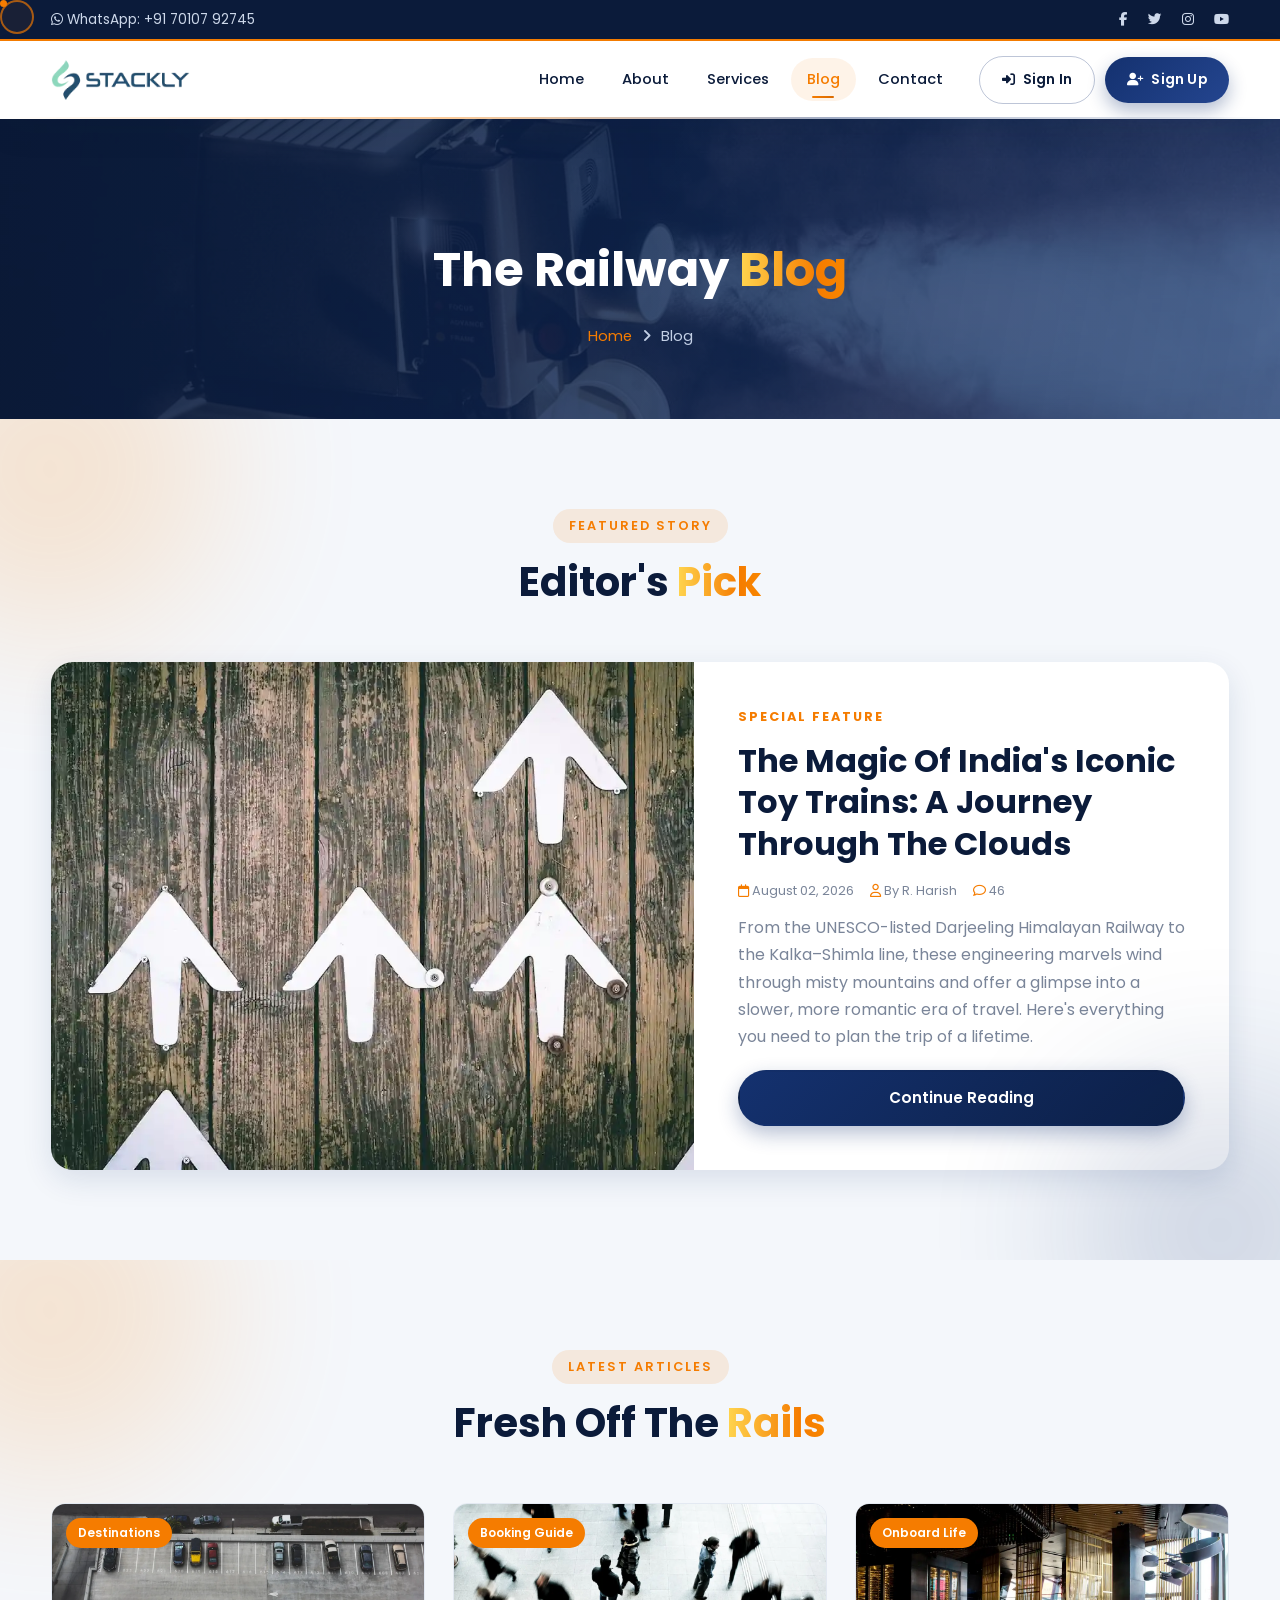
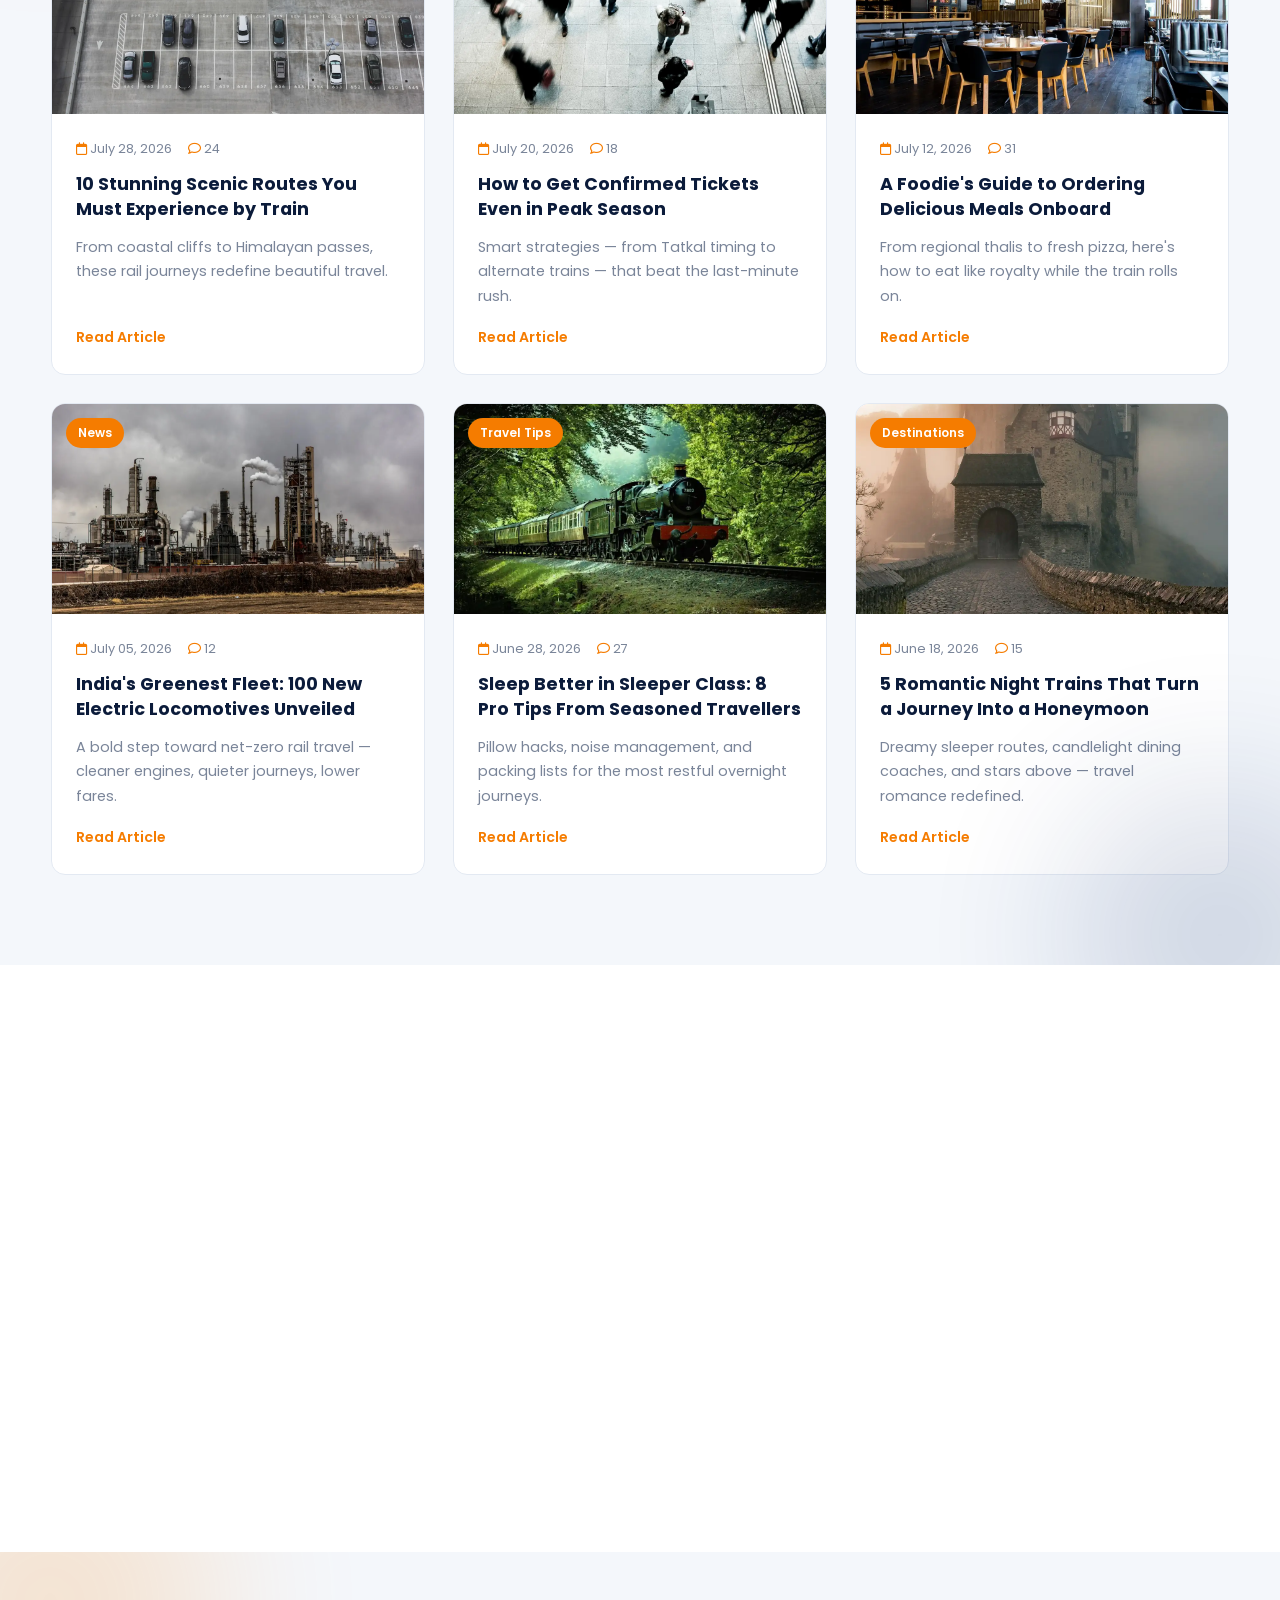
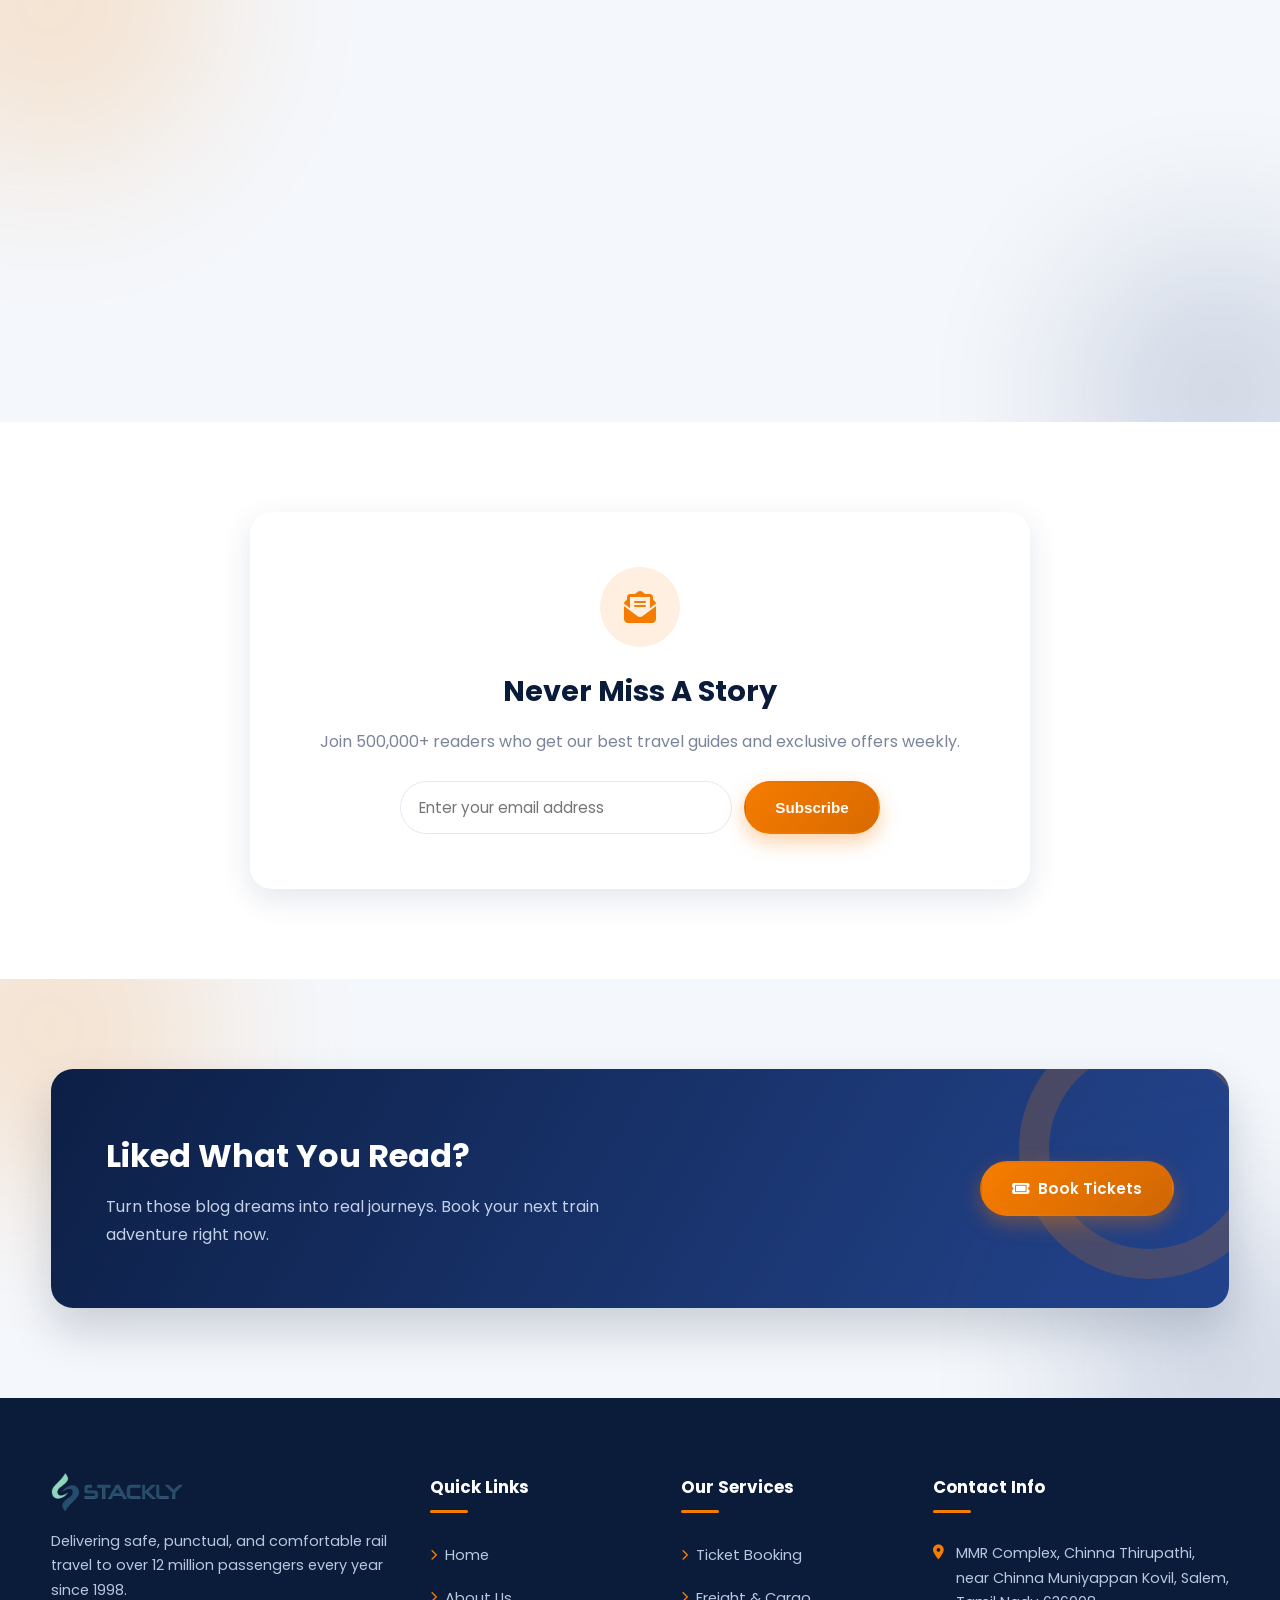
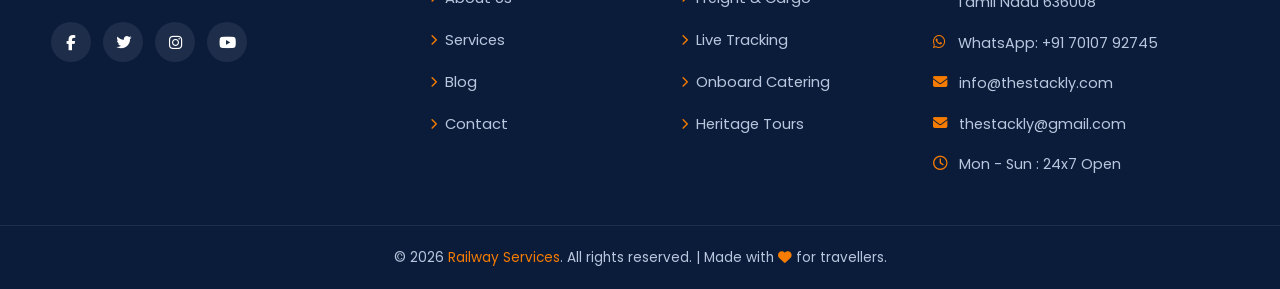
<file: blog.html>
<!DOCTYPE html>
<html lang="en">
<head>
  <meta charset="UTF-8">
  <meta name="viewport" content="width=device-width, initial-scale=1.0">
  <meta name="description" content="Railway travel blog - scenic routes, booking tips, onboard food guides, and more from Railway Services.">
  <title>Blog | Railway Services</title>
  <link rel="preconnect" href="https://fonts.googleapis.com">
  <link rel="preconnect" href="https://fonts.gstatic.com" crossorigin>
  <link href="https://fonts.googleapis.com/css2?family=Poppins:wght@300;400;500;600;700;800&display=swap" rel="stylesheet">
  <link rel="stylesheet" href="https://cdnjs.cloudflare.com/ajax/libs/font-awesome/6.5.1/css/all.min.css">
  <link rel="stylesheet" href="css/style.css">
</head>
<body>
  <!-- PRELOADER -->
  <div class="preloader" id="preloader">
    <div class="preloader-train"><i class="fa-solid fa-train-subway"></i></div>
    <div class="preloader-track"><span></span></div>
    <p>All Aboard...</p>
  </div>

  <!-- SCROLL PROGRESS -->
  <div class="scroll-progress" id="scrollProgress"></div>


  <!-- TOPBAR -->
  <div class="topbar">
    <div class="container">
      <span><i class="fa-brands fa-whatsapp"></i> WhatsApp: +91 70107 92745</span>
      <span class="right">
        <a href="404.html"><i class="fa-brands fa-facebook-f"></i></a>
        <a href="404.html"><i class="fa-brands fa-twitter"></i></a>
        <a href="404.html"><i class="fa-brands fa-instagram"></i></a>
        <a href="404.html"><i class="fa-brands fa-youtube"></i></a>
      </span>
    </div>
  </div>

  <!-- NAVBAR -->
  <header class="navbar" id="navbar">
    <div class="container">
      <a href="index.html" class="brand">
        <img src="images/logo.webp" alt="Railway Services" class="brand-img">
      </a>
      <nav class="nav-links" id="navLinks" aria-label="Main navigation">
        <div class="drawer-header">
          <a href="index.html" class="drawer-brand">
            <i class="fa-solid fa-train-subway"></i>
            <span>Railway Services<small>TRAIN BOOKING</small></span>
          </a>
          <button type="button" class="drawer-close" aria-label="Close menu"><i class="fa-solid fa-xmark"></i></button>
        </div>
        <a href="index.html">Home</a>
        <a href="about.html">About</a>
        <a href="services.html">Services</a>
        <a href="blog.html" class="active">Blog</a>
        <a href="contact.html">Contact</a>
        <div class="nav-auth">
          <a href="signin.html" class="nav-btn nav-ghost"><i class="fa-solid fa-right-to-bracket"></i> Sign In</a>
          <a href="signup.html" class="nav-btn nav-solid"><i class="fa-solid fa-user-plus"></i> Sign Up</a>
        </div>
      </nav>
      <button class="hamburger" id="hamburger" aria-label="Menu" aria-expanded="false" aria-controls="navLinks">
        <span></span><span></span><span></span>
      </button>
    </div>
  </header>

  <div class="menu-backdrop" id="menuBackdrop" aria-hidden="true"></div>

  <!-- SECTION 1 : PAGE HERO -->
  <section class="page-hero">
    <div class="container">
      <h1>The Railway <span>Blog</span></h1>
      <nav class="breadcrumb">
        <a href="index.html">Home</a> <i class="fa-solid fa-angle-right"></i> <span>Blog</span>
      </nav>
    </div>
  </section>

  <!-- SECTION 2 : FEATURED POST -->
  <section class="section section-alt">
    <div class="container">
      <div class="section-head reveal">
        <span class="tag">Featured Story</span>
        <h2>Editor's <span>Pick</span></h2>
      </div>
      <article class="featured-post reveal">
        <div class="media">
          <img src="images/mountain-train.webp" alt="Scenic mountain railway journey">
        </div>
        <div class="content">
          <span class="cat">Special Feature</span>
          <h2>The Magic Of India's Iconic Toy Trains: A Journey Through The Clouds</h2>
          <div class="blog-meta">
            <span><i class="fa-regular fa-calendar"></i> August 02, 2026</span>
            <span><i class="fa-regular fa-user"></i> By R. Harish</span>
            <span><i class="fa-regular fa-comment"></i> 46</span>
          </div>
          <p>From the UNESCO-listed Darjeeling Himalayan Railway to the Kalka–Shimla line, these engineering marvels wind through misty mountains and offer a glimpse into a slower, more romantic era of travel. Here's everything you need to plan the trip of a lifetime.</p>
          <a href="404.html" class="btn btn-navy">Continue Reading</a>
        </div>
      </article>
    </div>
  </section>


  <!-- SECTION 4 : LATEST POSTS GRID -->
  <section class="section section-alt">
    <div class="container">
      <div class="section-head reveal">
        <span class="tag">Latest Articles</span>
        <h2>Fresh Off The <span>Rails</span></h2>
      </div>
      <div class="blog-grid" id="blogGrid">
        <article class="blog-card reveal">
          <div class="thumb">
            <img src="images/train-window.webp" alt="Scenic view from train window" loading="lazy">
            <span class="cat">Destinations</span>
          </div>
          <div class="body">
            <div class="blog-meta"><span><i class="fa-regular fa-calendar"></i> July 28, 2026</span><span><i class="fa-regular fa-comment"></i> 24</span></div>
            <h3><a href="404.html">10 Stunning Scenic Routes You Must Experience by Train</a></h3>
            <p>From coastal cliffs to Himalayan passes, these rail journeys redefine beautiful travel.</p>
            <a href="404.html" class="read-more">Read Article</a>
          </div>
        </article>
        <article class="blog-card reveal">
          <div class="thumb">
            <img src="images/train-ticket.webp" alt="Booking a train ticket" loading="lazy">
            <span class="cat">Booking Guide</span>
          </div>
          <div class="body">
            <div class="blog-meta"><span><i class="fa-regular fa-calendar"></i> July 20, 2026</span><span><i class="fa-regular fa-comment"></i> 18</span></div>
            <h3><a href="404.html">How to Get Confirmed Tickets Even in Peak Season</a></h3>
            <p>Smart strategies — from Tatkal timing to alternate trains — that beat the last-minute rush.</p>
            <a href="404.html" class="read-more">Read Article</a>
          </div>
        </article>
        <article class="blog-card reveal">
          <div class="thumb">
            <img src="images/catering.webp" alt="Onboard catering food" loading="lazy">
            <span class="cat">Onboard Life</span>
          </div>
          <div class="body">
            <div class="blog-meta"><span><i class="fa-regular fa-calendar"></i> July 12, 2026</span><span><i class="fa-regular fa-comment"></i> 31</span></div>
            <h3><a href="404.html">A Foodie's Guide to Ordering Delicious Meals Onboard</a></h3>
            <p>From regional thalis to fresh pizza, here's how to eat like royalty while the train rolls on.</p>
            <a href="404.html" class="read-more">Read Article</a>
          </div>
        </article>
        <article class="blog-card reveal">
          <div class="thumb">
            <img src="images/engine-front.webp" alt="Modern train engine" loading="lazy">
            <span class="cat">News</span>
          </div>
          <div class="body">
            <div class="blog-meta"><span><i class="fa-regular fa-calendar"></i> July 05, 2026</span><span><i class="fa-regular fa-comment"></i> 12</span></div>
            <h3><a href="404.html">India's Greenest Fleet: 100 New Electric Locomotives Unveiled</a></h3>
            <p>A bold step toward net-zero rail travel — cleaner engines, quieter journeys, lower fares.</p>
            <a href="404.html" class="read-more">Read Article</a>
          </div>
        </article>
        <article class="blog-card reveal">
          <div class="thumb">
            <img src="images/sleeper-coach.webp" alt="Comfortable sleeper coach" loading="lazy">
            <span class="cat">Travel Tips</span>
          </div>
          <div class="body">
            <div class="blog-meta"><span><i class="fa-regular fa-calendar"></i> June 28, 2026</span><span><i class="fa-regular fa-comment"></i> 27</span></div>
            <h3><a href="404.html">Sleep Better in Sleeper Class: 8 Pro Tips From Seasoned Travellers</a></h3>
            <p>Pillow hacks, noise management, and packing lists for the most restful overnight journeys.</p>
            <a href="404.html" class="read-more">Read Article</a>
          </div>
        </article>
        <article class="blog-card reveal">
          <div class="thumb">
            <img src="images/night-train.webp" alt="Night express train" loading="lazy">
            <span class="cat">Destinations</span>
          </div>
          <div class="body">
            <div class="blog-meta"><span><i class="fa-regular fa-calendar"></i> June 18, 2026</span><span><i class="fa-regular fa-comment"></i> 15</span></div>
            <h3><a href="404.html">5 Romantic Night Trains That Turn a Journey Into a Honeymoon</a></h3>
            <p>Dreamy sleeper routes, candlelight dining coaches, and stars above — travel romance redefined.</p>
            <a href="404.html" class="read-more">Read Article</a>
          </div>
        </article>
      </div>
    </div>
  </section>

  <!-- SECTION 5 : RECENT POSTS + SIDEBAR -->
  <section class="section">
    <div class="container">
      <div class="blog-layout">
        <div class="sidebar reveal">
          <h3><i class="fa-solid fa-clock-rotate-left"></i> Recent Posts</h3>
          <ul class="recent-posts">
            <li>
              <img src="images/mountain-train.webp" alt="Toy train journey">
              <div><a href="404.html">The Magic of India's Iconic Toy Trains</a><small>August 02, 2026</small></div>
            </li>
            <li>
              <img src="images/railway-track.webp" alt="Railway tracks">
              <div><a href="404.html">Track Safety: How We Keep 12,500 Trains On Time</a><small>July 30, 2026</small></div>
            </li>
            <li>
              <img src="images/train-interior.webp" alt="Train coach interior">
              <div><a href="404.html">AC vs Sleeper: Which Class Fits Your Budget?</a><small>July 25, 2026</small></div>
            </li>
            <li>
              <img src="images/passengers-platform.webp" alt="Platform scenes">
              <div><a href="404.html">Hidden Gems: Best Station Food Across the Country</a><small>July 15, 2026</small></div>
            </li>
          </ul>
        </div>
        <div class="sidebar reveal">
          <h3><i class="fa-solid fa-list"></i> Top Categories</h3>
          <ul>
            <li>Travel Tips <span>34</span></li>
            <li>Booking Guide <span>21</span></li>
            <li>Onboard Life <span>18</span></li>
            <li>Destinations <span>27</span></li>
            <li>News &amp; Updates <span>16</span></li>
          </ul>
        </div>
      </div>
    </div>
  </section>

  <!-- SECTION 6 : POPULAR TAGS -->
  <section class="section section-alt">
    <div class="container">
      <div class="section-head reveal">
        <span class="tag">Popular Right Now</span>
        <h2>Trending <span>Tags</span></h2>
      </div>
      <div class="tag-cloud reveal">
        <a href="404.html">#Shatabdi</a>
        <a href="404.html">#ToyTrain</a>
        <a href="404.html">#RailFood</a>
        <a href="404.html">#Vistadome</a>
        <a href="404.html">#NightJourney</a>
        <a href="404.html">#PeakSeason</a>
        <a href="404.html">#ScenicRoute</a>
        <a href="404.html">#Freight</a>
        <a href="404.html">#GreenRail</a>
        <a href="404.html">#TravelTips</a>
        <a href="404.html">#StationEats</a>
        <a href="404.html">#E-Ticket</a>
      </div>
    </div>
  </section>

  <!-- SECTION 7 : NEWSLETTER -->
  <section class="section">
    <div class="container">
      <div class="newsletter reveal">
        <div class="nl-icon"><i class="fa-solid fa-envelope-open-text"></i></div>
        <h2>Never Miss A Story</h2>
        <p>Join 500,000+ readers who get our best travel guides and exclusive offers weekly.</p>
        <form class="newsletter-form" id="newsletterForm">
          <input type="email" placeholder="Enter your email address" required>
          <button type="submit" class="btn btn-primary">Subscribe</button>
        </form>
      </div>
    </div>
  </section>

  <!-- SECTION 8 : CTA -->
  <section class="section section-alt">
    <div class="container">
      <div class="cta-band reveal">
        <div>
          <h2>Liked What You Read?</h2>
          <p>Turn those blog dreams into real journeys. Book your next train adventure right now.</p>
        </div>
        <a href="404.html" class="btn btn-primary"><i class="fa-solid fa-ticket"></i> Book Tickets</a>
      </div>
    </div>
  </section>

  <!-- FOOTER -->
  <footer class="footer">
    <div class="container">
      <div class="footer-grid">
        <div class="footer-about">
          <a href="index.html" class="brand">
            <img src="images/logo.webp" alt="Railway Services" class="brand-img">
          </a>
          <p>Delivering safe, punctual, and comfortable rail travel to over 12 million passengers every year since 1998.</p>
          <div class="socials">
            <a href="404.html" aria-label="Facebook"><i class="fa-brands fa-facebook-f"></i></a>
            <a href="404.html" aria-label="Twitter"><i class="fa-brands fa-twitter"></i></a>
            <a href="404.html" aria-label="Instagram"><i class="fa-brands fa-instagram"></i></a>
            <a href="404.html" aria-label="YouTube"><i class="fa-brands fa-youtube"></i></a>
          </div>
        </div>
        <div>
          <h4>Quick Links</h4>
          <ul class="footer-links">
            <li><a href="index.html"><i class="fa-solid fa-chevron-right"></i> Home</a></li>
            <li><a href="about.html"><i class="fa-solid fa-chevron-right"></i> About Us</a></li>
            <li><a href="services.html"><i class="fa-solid fa-chevron-right"></i> Services</a></li>
            <li><a href="blog.html"><i class="fa-solid fa-chevron-right"></i> Blog</a></li>
            <li><a href="contact.html"><i class="fa-solid fa-chevron-right"></i> Contact</a></li>
          </ul>
        </div>
        <div>
          <h4>Our Services</h4>
          <ul class="footer-links">
            <li><a href="404.html"><i class="fa-solid fa-chevron-right"></i> Ticket Booking</a></li>
            <li><a href="404.html"><i class="fa-solid fa-chevron-right"></i> Freight &amp; Cargo</a></li>
            <li><a href="404.html"><i class="fa-solid fa-chevron-right"></i> Live Tracking</a></li>
            <li><a href="404.html"><i class="fa-solid fa-chevron-right"></i> Onboard Catering</a></li>
            <li><a href="404.html"><i class="fa-solid fa-chevron-right"></i> Heritage Tours</a></li>
          </ul>
        </div>
        <div>
          <h4>Contact Info</h4>
          <ul class="footer-contact">
            <li><i class="fa-solid fa-location-dot"></i> MMR Complex, Chinna Thirupathi, near Chinna Muniyappan Kovil, Salem, Tamil Nadu 636008</li>
            <li><i class="fa-brands fa-whatsapp"></i> WhatsApp: +91 70107 92745</li>
            <li><i class="fa-solid fa-envelope"></i> info@thestackly.com</li>
            <li><i class="fa-solid fa-envelope"></i> thestackly@gmail.com</li>
            <li><i class="fa-regular fa-clock"></i> Mon - Sun : 24x7 Open</li>
          </ul>
        </div>
      </div>
    </div>
    <div class="footer-bottom">
      <div class="container">
        © 2026 <a href="index.html">Railway Services</a>. All rights reserved. | Made with <i class="fa-solid fa-heart" style="color:var(--accent)"></i> for travellers.
      </div>
    </div>
  </footer>

  <button class="to-top" id="toTop" aria-label="Back to top"><i class="fa-solid fa-arrow-up"></i></button>

  <script src="js/script.js"></script>
</body>
</html>
</file>
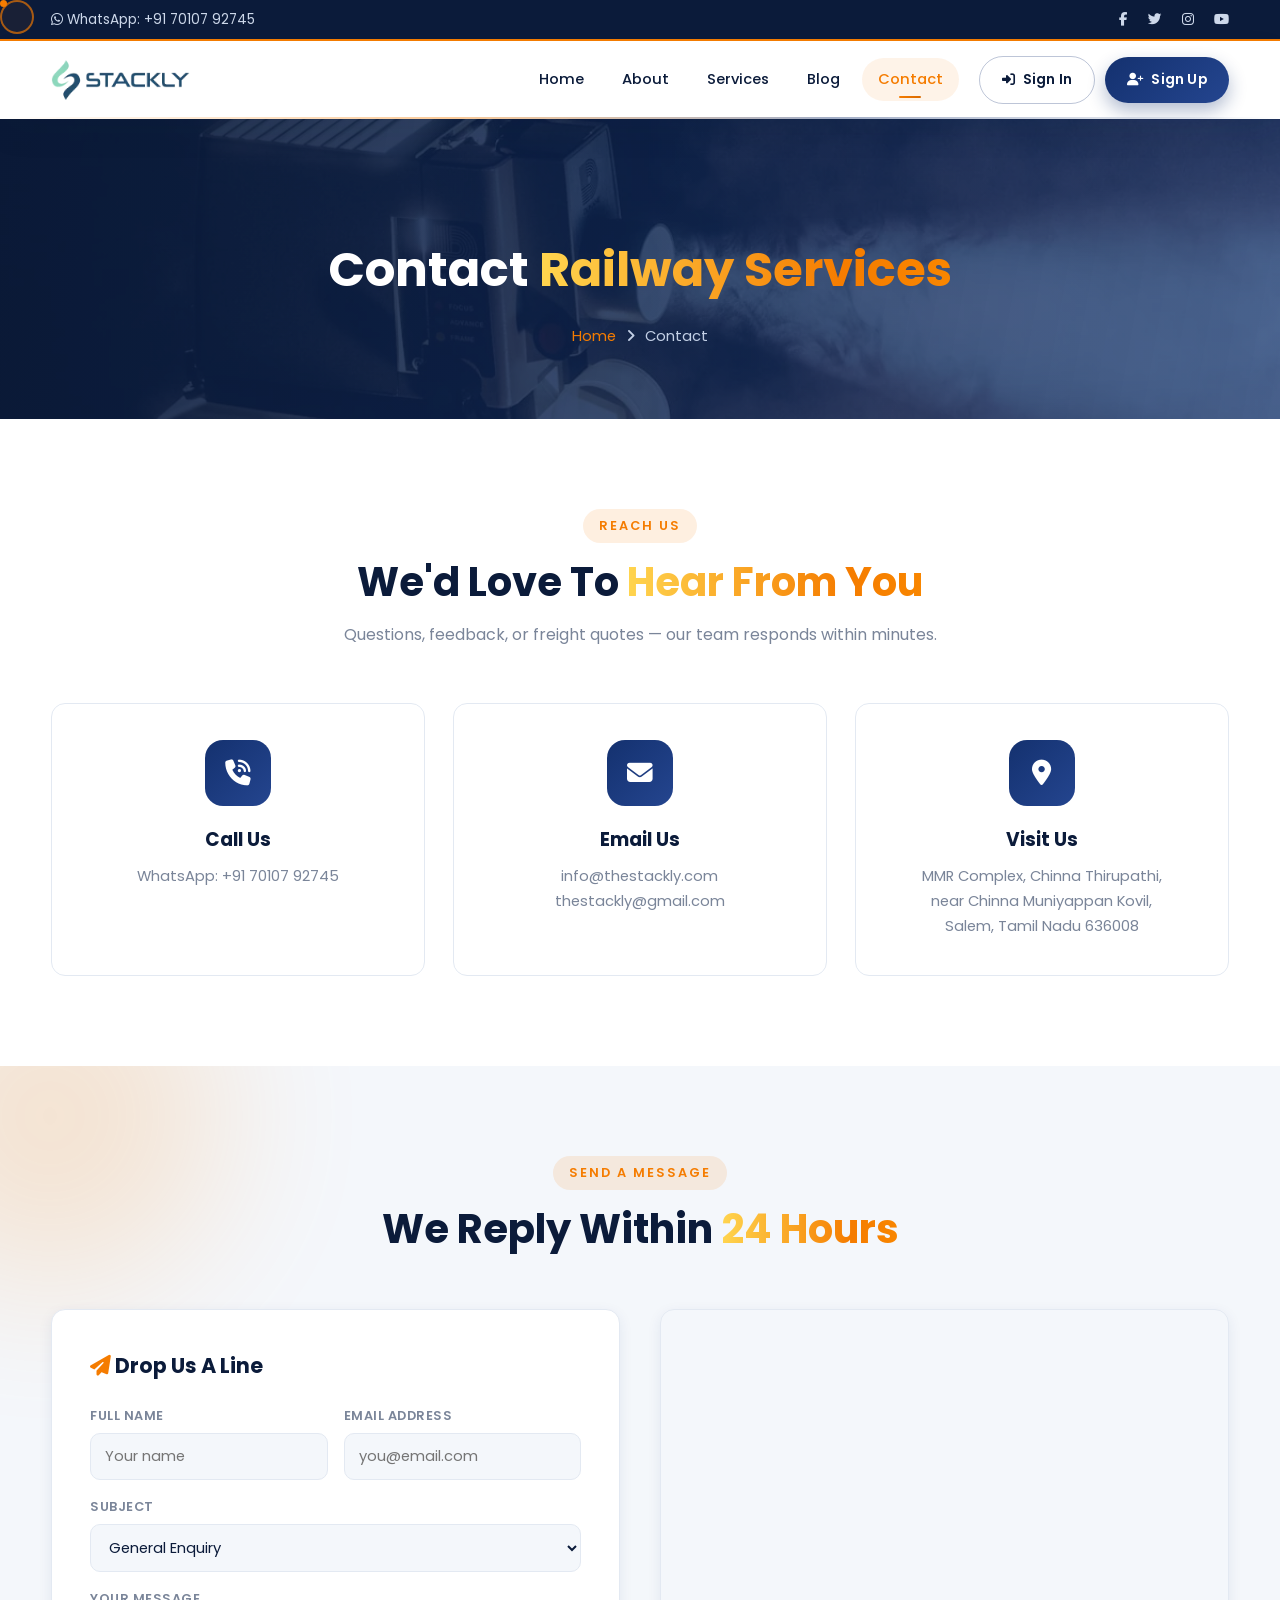
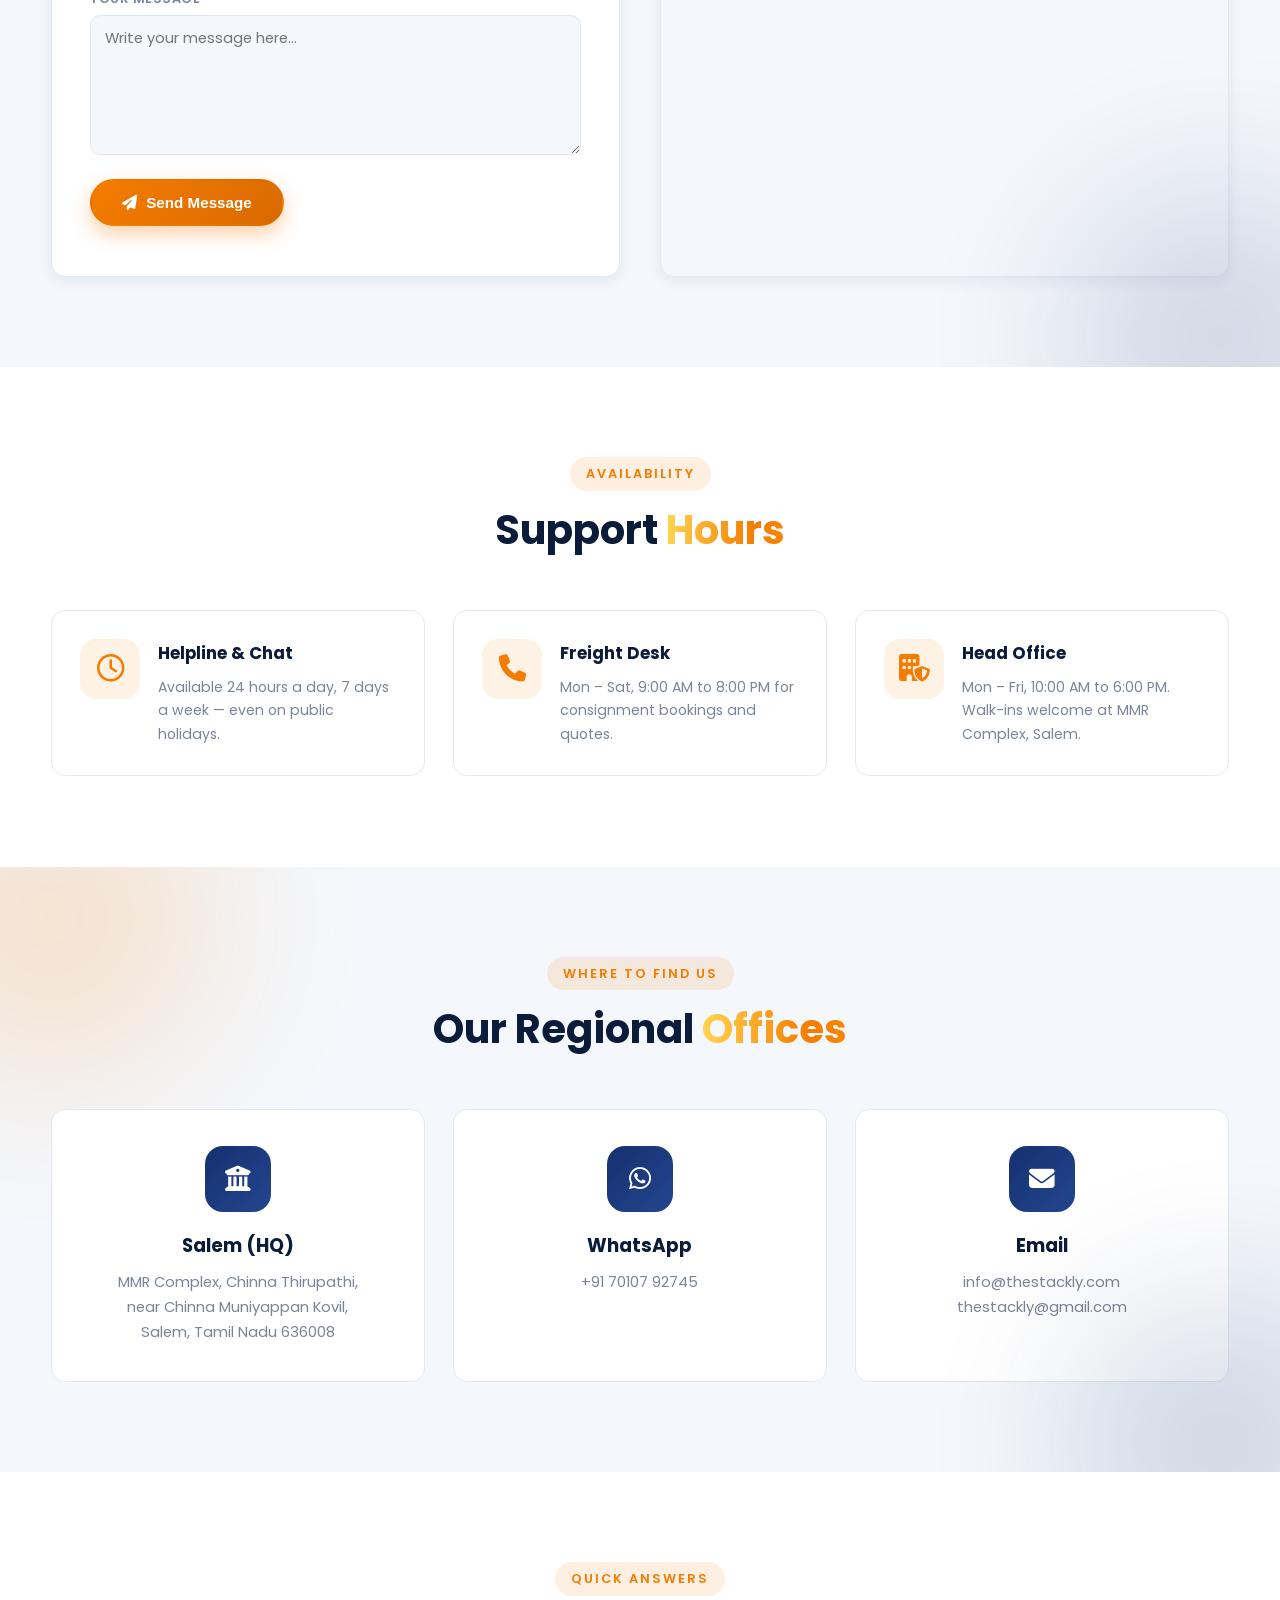
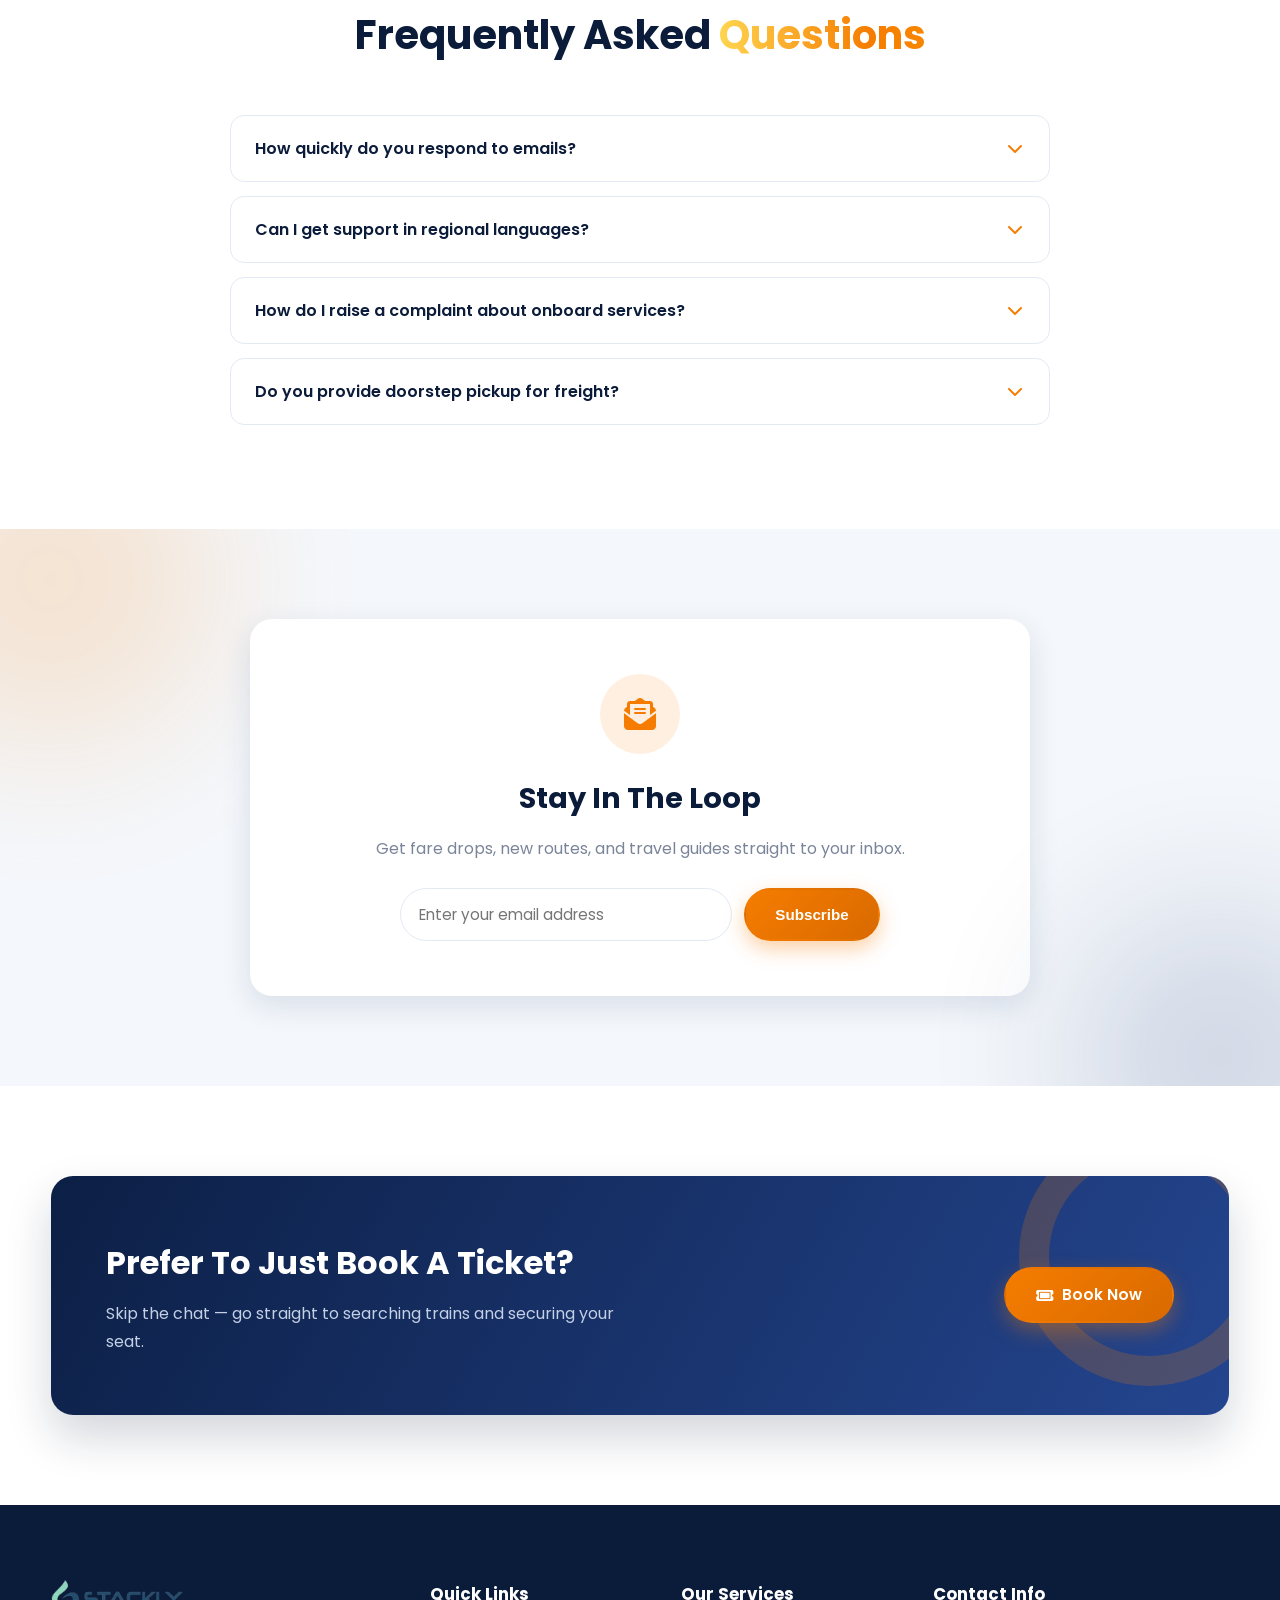
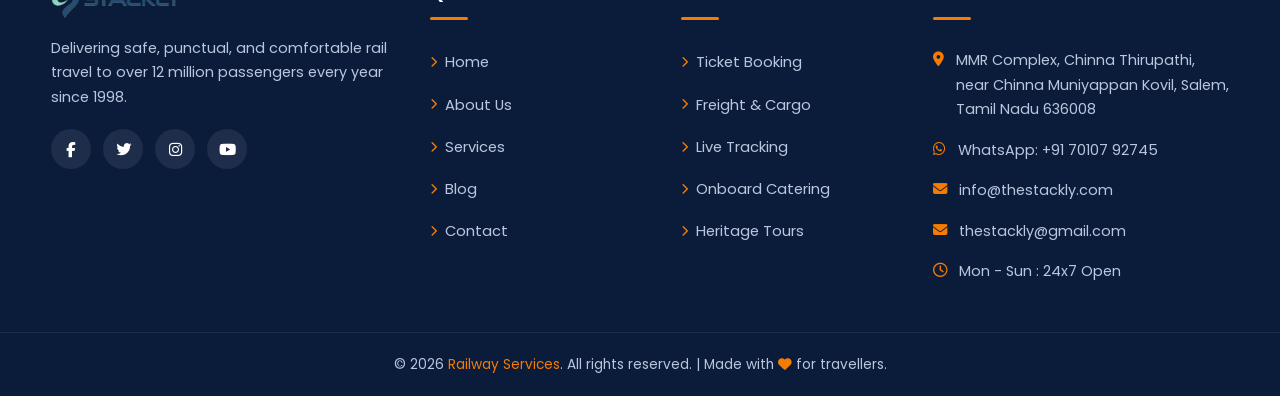
<file: contact.html>
<!DOCTYPE html>
<html lang="en">
<head>
  <meta charset="UTF-8">
  <meta name="viewport" content="width=device-width, initial-scale=1.0">
  <meta name="description" content="Contact Railway Services - 24x7 helpline, email, head office locations, support hours, and a quick contact form.">
  <title>Contact Us | Railway Services</title>
  <link rel="preconnect" href="https://fonts.googleapis.com">
  <link rel="preconnect" href="https://fonts.gstatic.com" crossorigin>
  <link href="https://fonts.googleapis.com/css2?family=Poppins:wght@300;400;500;600;700;800&display=swap" rel="stylesheet">
  <link rel="stylesheet" href="https://cdnjs.cloudflare.com/ajax/libs/font-awesome/6.5.1/css/all.min.css">
  <link rel="stylesheet" href="css/style.css">
</head>
<body>
  <!-- PRELOADER -->
  <div class="preloader" id="preloader">
    <div class="preloader-train"><i class="fa-solid fa-train-subway"></i></div>
    <div class="preloader-track"><span></span></div>
    <p>All Aboard...</p>
  </div>

  <!-- SCROLL PROGRESS -->
  <div class="scroll-progress" id="scrollProgress"></div>


  <!-- TOPBAR -->
  <div class="topbar">
    <div class="container">
      <span><i class="fa-brands fa-whatsapp"></i> WhatsApp: +91 70107 92745</span>
      <span class="right">
        <a href="404.html"><i class="fa-brands fa-facebook-f"></i></a>
        <a href="404.html"><i class="fa-brands fa-twitter"></i></a>
        <a href="404.html"><i class="fa-brands fa-instagram"></i></a>
        <a href="404.html"><i class="fa-brands fa-youtube"></i></a>
      </span>
    </div>
  </div>

  <!-- NAVBAR -->
  <header class="navbar" id="navbar">
    <div class="container">
      <a href="index.html" class="brand">
        <img src="images/logo.webp" alt="Railway Services" class="brand-img">
      </a>
      <nav class="nav-links" id="navLinks" aria-label="Main navigation">
        <div class="drawer-header">
          <a href="index.html" class="drawer-brand">
            <i class="fa-solid fa-train-subway"></i>
            <span>Railway Services<small>TRAIN BOOKING</small></span>
          </a>
          <button type="button" class="drawer-close" aria-label="Close menu"><i class="fa-solid fa-xmark"></i></button>
        </div>
        <a href="index.html">Home</a>
        <a href="about.html">About</a>
        <a href="services.html">Services</a>
        <a href="blog.html">Blog</a>
        <a href="contact.html" class="active">Contact</a>
        <div class="nav-auth">
          <a href="signin.html" class="nav-btn nav-ghost"><i class="fa-solid fa-right-to-bracket"></i> Sign In</a>
          <a href="signup.html" class="nav-btn nav-solid"><i class="fa-solid fa-user-plus"></i> Sign Up</a>
        </div>
      </nav>
      <button class="hamburger" id="hamburger" aria-label="Menu" aria-expanded="false" aria-controls="navLinks">
        <span></span><span></span><span></span>
      </button>
    </div>
  </header>

  <div class="menu-backdrop" id="menuBackdrop" aria-hidden="true"></div>

  <!-- SECTION 1 : PAGE HERO -->
  <section class="page-hero">
    <div class="container">
      <h1>Contact <span>Railway Services</span></h1>
      <nav class="breadcrumb">
        <a href="index.html">Home</a> <i class="fa-solid fa-angle-right"></i> <span>Contact</span>
      </nav>
    </div>
  </section>

  <!-- SECTION 2 : CONTACT INFO CARDS -->
  <section class="section">
    <div class="container">
      <div class="section-head reveal">
        <span class="tag">Reach Us</span>
        <h2>We'd Love To <span>Hear From You</span></h2>
        <p>Questions, feedback, or freight quotes — our team responds within minutes.</p>
      </div>
      <div class="contact-cards">
        <div class="contact-card reveal">
          <i class="fa-solid fa-phone-volume"></i>
          <h3>Call Us</h3>
          <p><a href="https://wa.me/917010792745">WhatsApp: +91 70107 92745</a></p>
        </div>
        <div class="contact-card reveal">
          <i class="fa-solid fa-envelope"></i>
          <h3>Email Us</h3>
          <p><a href="mailto:info@thestackly.com">info@thestackly.com</a><br><a href="mailto:thestackly@gmail.com">thestackly@gmail.com</a></p>
        </div>
        <div class="contact-card reveal">
          <i class="fa-solid fa-location-dot"></i>
          <h3>Visit Us</h3>
          <p>MMR Complex, Chinna Thirupathi,<br>near Chinna Muniyappan Kovil,<br>Salem, Tamil Nadu 636008</p>
        </div>
      </div>
    </div>
  </section>

  <!-- SECTION 3 : CONTACT FORM + MAP -->
  <section class="section section-alt">
    <div class="container">
      <div class="section-head reveal">
        <span class="tag">Send A Message</span>
        <h2>We Reply Within <span>24 Hours</span></h2>
      </div>
      <div class="contact-grid">
        <form class="contact-form reveal" id="contactForm">
          <h3><i class="fa-solid fa-paper-plane" style="color:var(--accent)"></i> Drop Us A Line</h3>
          <div class="form-row">
            <div class="form-group">
              <label for="cname">Full Name</label>
              <input type="text" id="cname" placeholder="Your name" required>
            </div>
            <div class="form-group">
              <label for="cemail">Email Address</label>
              <input type="email" id="cemail" placeholder="you@email.com" required>
            </div>
          </div>
          <div class="form-group">
            <label for="csubject">Subject</label>
            <select id="csubject">
              <option>General Enquiry</option>
              <option>Ticket Booking Help</option>
              <option>Cancellation / Refund</option>
              <option>Freight &amp; Cargo</option>
              <option>Feedback / Complaint</option>
              <option>Partnership</option>
            </select>
          </div>
          <div class="form-group">
            <label for="cmessage">Your Message</label>
            <textarea id="cmessage" placeholder="Write your message here..."></textarea>
          </div>
          <button type="submit" class="btn btn-primary"><i class="fa-solid fa-paper-plane"></i> Send Message</button>
          <p id="formStatus" class="form-status" style="margin-top:12px;font-size:0.9rem;"></p>
        </form>
        <div class="map-wrap reveal">
          <iframe title="Railway Services Head Office Map"
            src="https://www.google.com/maps?q=MMR%20Complex%20Chinna%20Thirupathi%20Salem%20Tamil%20Nadu&output=embed" loading="lazy"></iframe>
        </div>
      </div>
    </div>
  </section>

  <!-- SECTION 4 : SUPPORT HOURS -->
  <section class="section">
    <div class="container">
      <div class="section-head reveal">
        <span class="tag">Availability</span>
        <h2>Support <span>Hours</span></h2>
      </div>
      <div class="value-grid">
        <div class="value-card reveal">
          <i class="fa-regular fa-clock"></i>
          <div>
            <h3>Helpline &amp; Chat</h3>
            <p>Available 24 hours a day, 7 days a week — even on public holidays.</p>
          </div>
        </div>
        <div class="value-card reveal">
          <i class="fa-solid fa-phone"></i>
          <div>
            <h3>Freight Desk</h3>
            <p>Mon – Sat, 9:00 AM to 8:00 PM for consignment bookings and quotes.</p>
          </div>
        </div>
        <div class="value-card reveal">
          <i class="fa-solid fa-building-shield"></i>
          <div>
            <h3>Head Office</h3>
            <p>Mon – Fri, 10:00 AM to 6:00 PM. Walk-ins welcome at MMR Complex, Salem.</p>
          </div>
        </div>
      </div>
    </div>
  </section>

  <!-- SECTION 5 : OFFICE LOCATIONS -->
  <section class="section section-alt">
    <div class="container">
      <div class="section-head reveal">
        <span class="tag">Where To Find Us</span>
        <h2>Our Regional <span>Offices</span></h2>
      </div>
      <div class="contact-cards">
        <div class="contact-card reveal">
          <i class="fa-solid fa-building-columns"></i>
          <h3>Salem (HQ)</h3>
          <p>MMR Complex, Chinna Thirupathi,<br>near Chinna Muniyappan Kovil,<br>Salem, Tamil Nadu 636008</p>
        </div>
        <div class="contact-card reveal">
          <i class="fa-brands fa-whatsapp"></i>
          <h3>WhatsApp</h3>
          <p><a href="https://wa.me/917010792745">+91 70107 92745</a></p>
        </div>
        <div class="contact-card reveal">
          <i class="fa-solid fa-envelope"></i>
          <h3>Email</h3>
          <p><a href="mailto:info@thestackly.com">info@thestackly.com</a><br><a href="mailto:thestackly@gmail.com">thestackly@gmail.com</a></p>
        </div>
      </div>
    </div>
  </section>

  <!-- SECTION 6 : FAQ -->
  <section class="section">
    <div class="container">
      <div class="section-head reveal">
        <span class="tag">Quick Answers</span>
        <h2>Frequently Asked <span>Questions</span></h2>
      </div>
      <div class="faq-list">
        <div class="faq-item reveal">
          <button class="faq-question">How quickly do you respond to emails? <i class="fa-solid fa-chevron-down"></i></button>
          <div class="faq-answer"><p>Most messages are answered within 2 hours during business time and within 24 hours at maximum. Urgent issues should be raised on the helpline.</p></div>
        </div>
        <div class="faq-item reveal">
          <button class="faq-question">Can I get support in regional languages? <i class="fa-solid fa-chevron-down"></i></button>
          <div class="faq-answer"><p>Yes. Our helpline supports Hindi, English, Tamil, Telugu, Bengali, and Marathi. Choose your preferred language on the IVR menu.</p></div>
        </div>
        <div class="faq-item reveal">
          <button class="faq-question">How do I raise a complaint about onboard services? <i class="fa-solid fa-chevron-down"></i></button>
          <div class="faq-answer"><p>Fill the contact form selecting "Feedback / Complaint" and attach your PNR or train number. Our quality team follows up within 48 hours.</p></div>
        </div>
        <div class="faq-item reveal">
          <button class="faq-question">Do you provide doorstep pickup for freight? <i class="fa-solid fa-chevron-down"></i></button>
          <div class="faq-answer"><p>Yes, our end-to-end freight service includes pickup and delivery in 120+ cities. Request a quote via the form and choose "Freight &amp; Cargo".</p></div>
        </div>
      </div>
    </div>
  </section>

  <!-- SECTION 7 : NEWSLETTER -->
  <section class="section section-alt">
    <div class="container">
      <div class="newsletter reveal">
        <div class="nl-icon"><i class="fa-solid fa-envelope-open-text"></i></div>
        <h2>Stay In The Loop</h2>
        <p>Get fare drops, new routes, and travel guides straight to your inbox.</p>
        <form class="newsletter-form" id="newsletterForm">
          <input type="email" placeholder="Enter your email address" required>
          <button type="submit" class="btn btn-primary">Subscribe</button>
        </form>
      </div>
    </div>
  </section>

  <!-- SECTION 8 : CTA -->
  <section class="section">
    <div class="container">
      <div class="cta-band reveal">
        <div>
          <h2>Prefer To Just Book A Ticket?</h2>
          <p>Skip the chat — go straight to searching trains and securing your seat.</p>
        </div>
        <a href="404.html" class="btn btn-primary"><i class="fa-solid fa-ticket"></i> Book Now</a>
      </div>
    </div>
  </section>

  <!-- FOOTER -->
  <footer class="footer">
    <div class="container">
      <div class="footer-grid">
        <div class="footer-about">
          <a href="index.html" class="brand">
            <img src="images/logo.webp" alt="Railway Services" class="brand-img">
          </a>
          <p>Delivering safe, punctual, and comfortable rail travel to over 12 million passengers every year since 1998.</p>
          <div class="socials">
            <a href="404.html" aria-label="Facebook"><i class="fa-brands fa-facebook-f"></i></a>
            <a href="404.html" aria-label="Twitter"><i class="fa-brands fa-twitter"></i></a>
            <a href="404.html" aria-label="Instagram"><i class="fa-brands fa-instagram"></i></a>
            <a href="404.html" aria-label="YouTube"><i class="fa-brands fa-youtube"></i></a>
          </div>
        </div>
        <div>
          <h4>Quick Links</h4>
          <ul class="footer-links">
            <li><a href="index.html"><i class="fa-solid fa-chevron-right"></i> Home</a></li>
            <li><a href="about.html"><i class="fa-solid fa-chevron-right"></i> About Us</a></li>
            <li><a href="services.html"><i class="fa-solid fa-chevron-right"></i> Services</a></li>
            <li><a href="blog.html"><i class="fa-solid fa-chevron-right"></i> Blog</a></li>
            <li><a href="contact.html"><i class="fa-solid fa-chevron-right"></i> Contact</a></li>
          </ul>
        </div>
        <div>
          <h4>Our Services</h4>
          <ul class="footer-links">
            <li><a href="404.html"><i class="fa-solid fa-chevron-right"></i> Ticket Booking</a></li>
            <li><a href="404.html"><i class="fa-solid fa-chevron-right"></i> Freight &amp; Cargo</a></li>
            <li><a href="404.html"><i class="fa-solid fa-chevron-right"></i> Live Tracking</a></li>
            <li><a href="404.html"><i class="fa-solid fa-chevron-right"></i> Onboard Catering</a></li>
            <li><a href="404.html"><i class="fa-solid fa-chevron-right"></i> Heritage Tours</a></li>
          </ul>
        </div>
        <div>
          <h4>Contact Info</h4>
          <ul class="footer-contact">
            <li><i class="fa-solid fa-location-dot"></i> MMR Complex, Chinna Thirupathi, near Chinna Muniyappan Kovil, Salem, Tamil Nadu 636008</li>
            <li><i class="fa-brands fa-whatsapp"></i> WhatsApp: +91 70107 92745</li>
            <li><i class="fa-solid fa-envelope"></i> info@thestackly.com</li>
            <li><i class="fa-solid fa-envelope"></i> thestackly@gmail.com</li>
            <li><i class="fa-regular fa-clock"></i> Mon - Sun : 24x7 Open</li>
          </ul>
        </div>
      </div>
    </div>
    <div class="footer-bottom">
      <div class="container">
        © 2026 <a href="index.html">Railway Services</a>. All rights reserved. | Made with <i class="fa-solid fa-heart" style="color:var(--accent)"></i> for travellers.
      </div>
    </div>
  </footer>

  <button class="to-top" id="toTop" aria-label="Back to top"><i class="fa-solid fa-arrow-up"></i></button>

  <script src="js/script.js"></script>
</body>
</html>
</file>
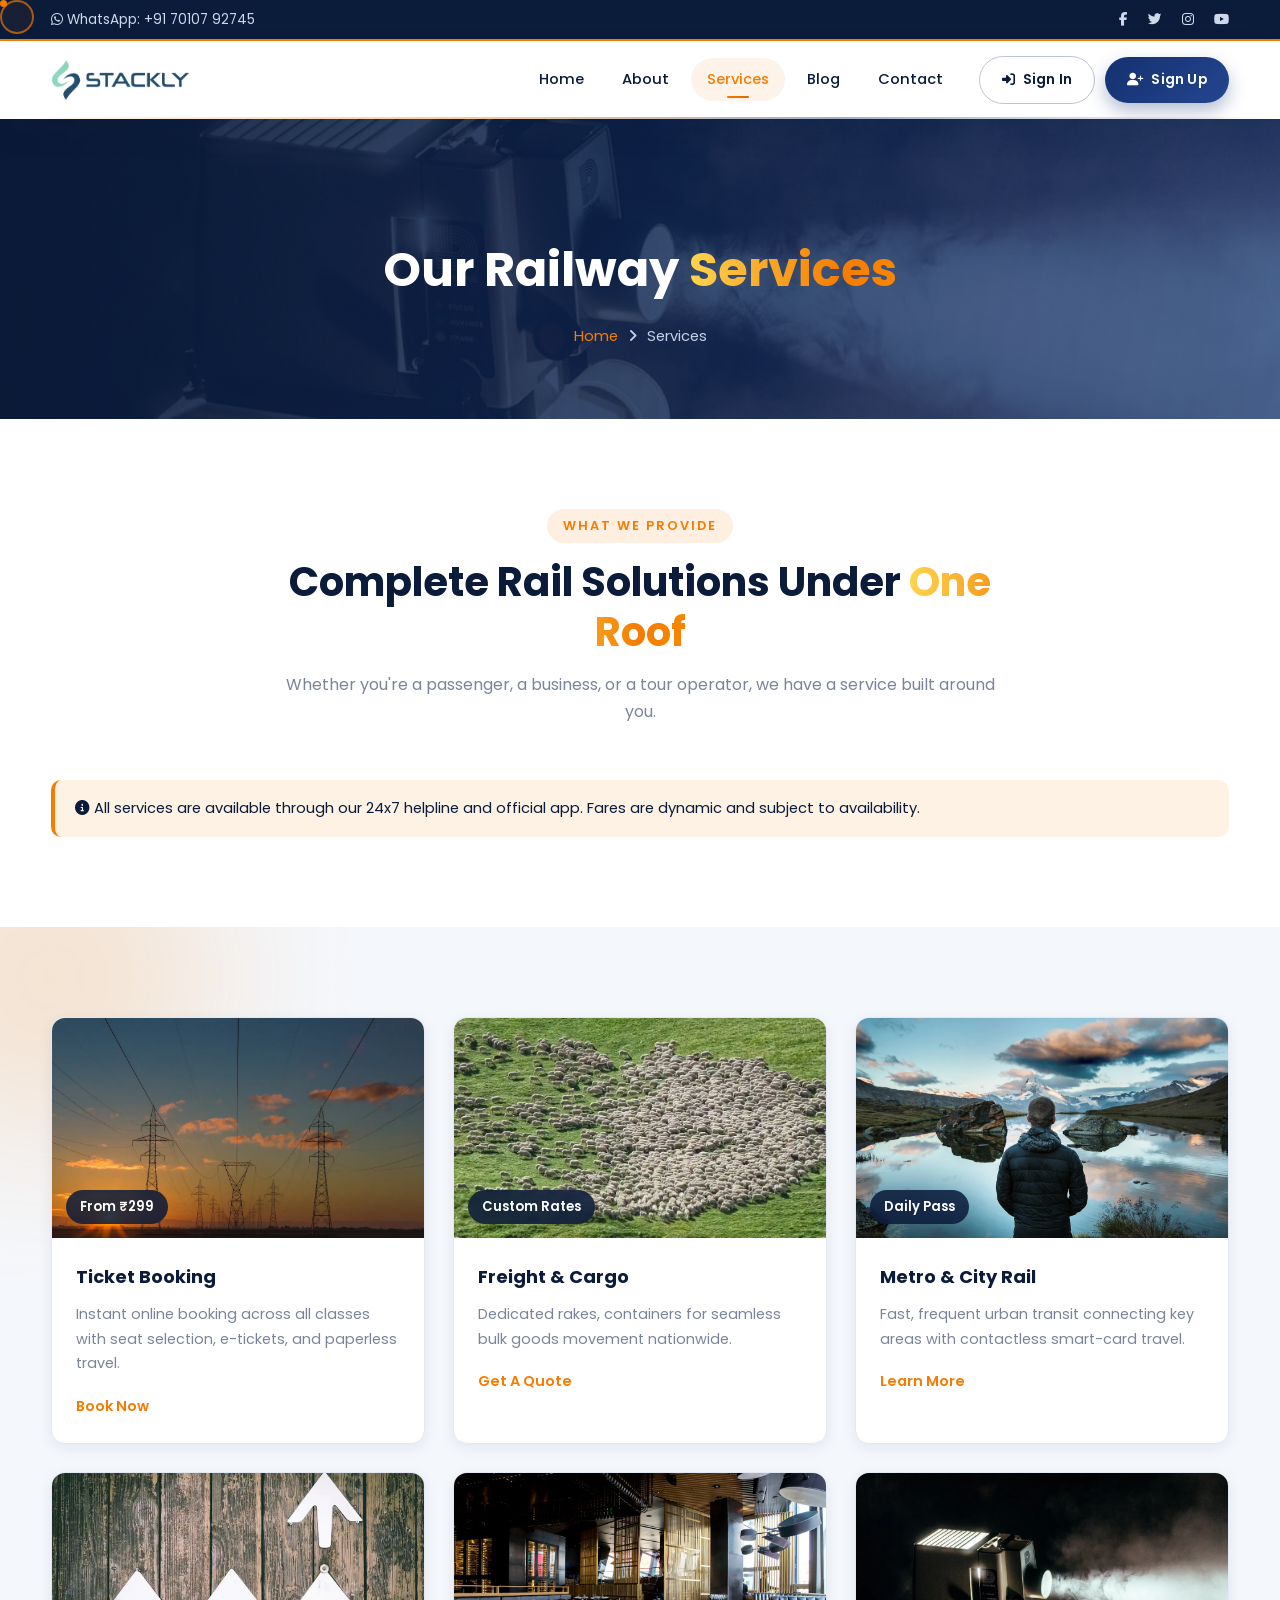
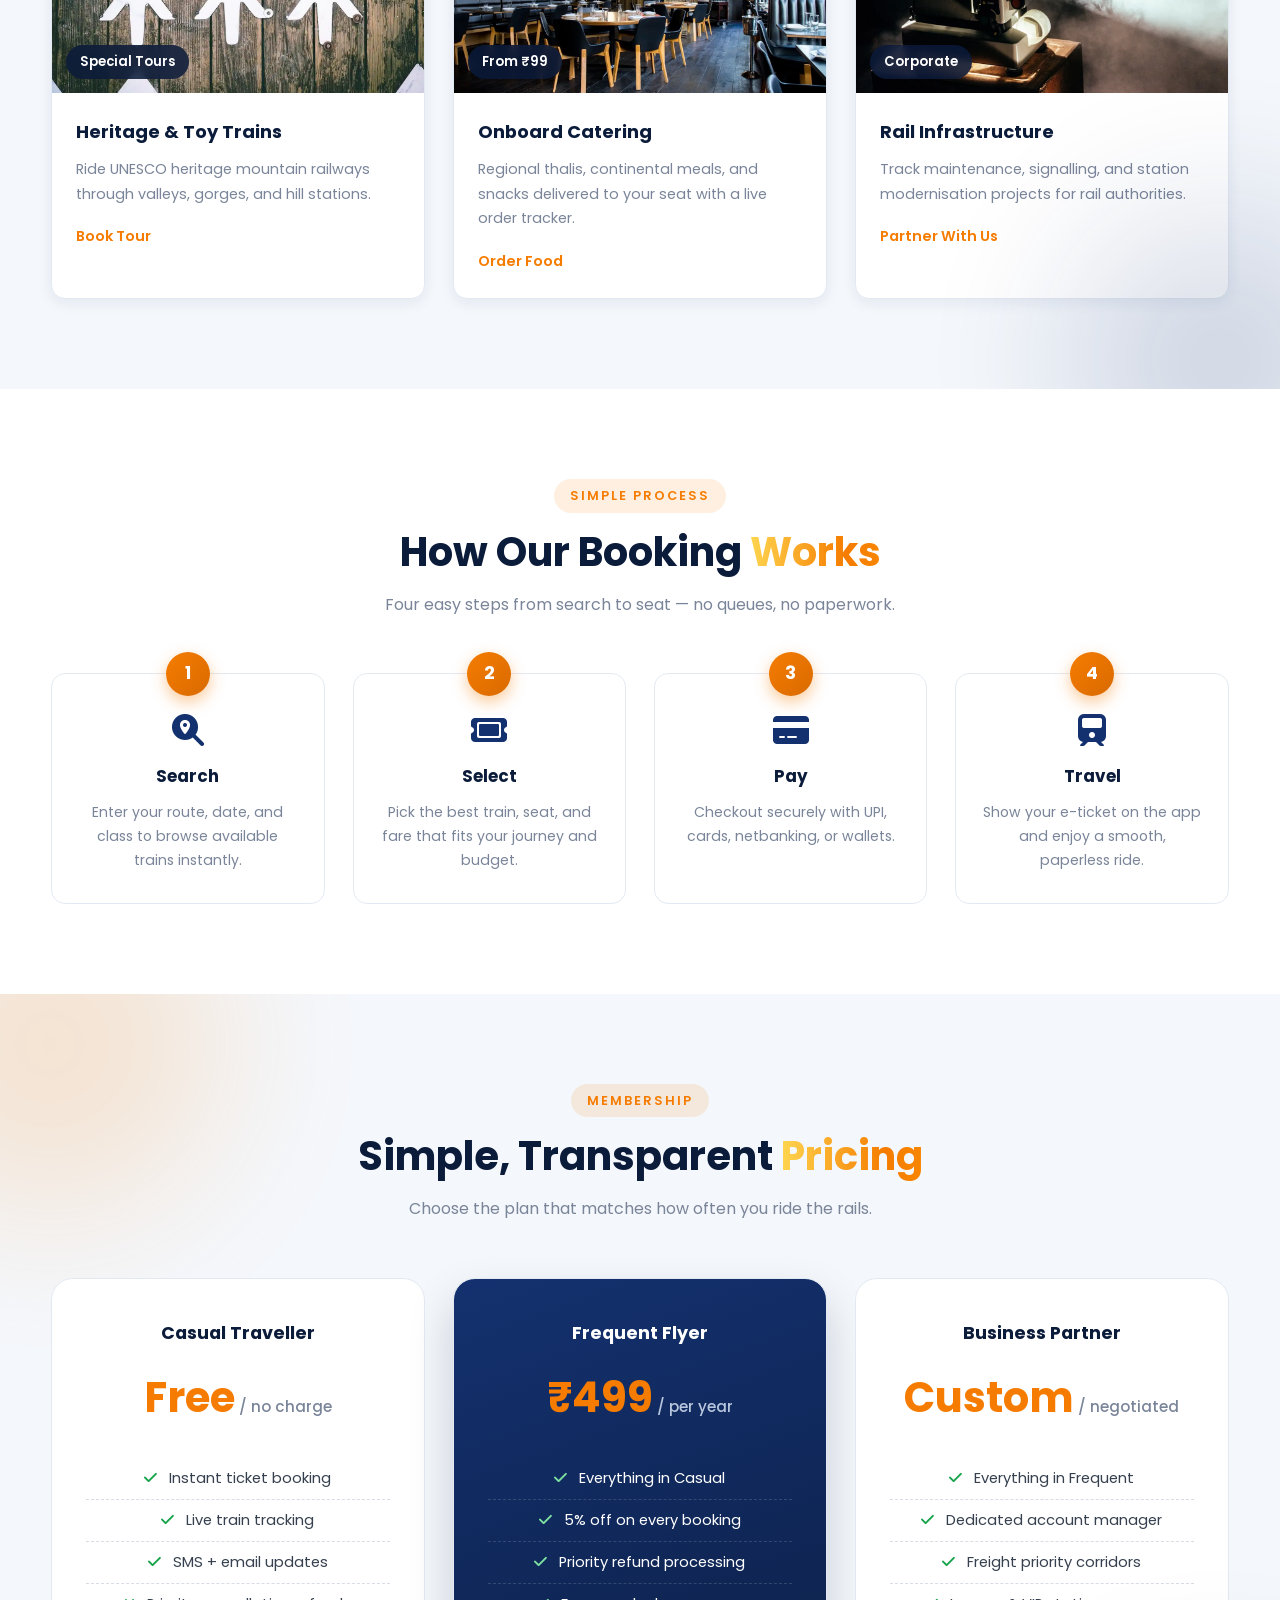
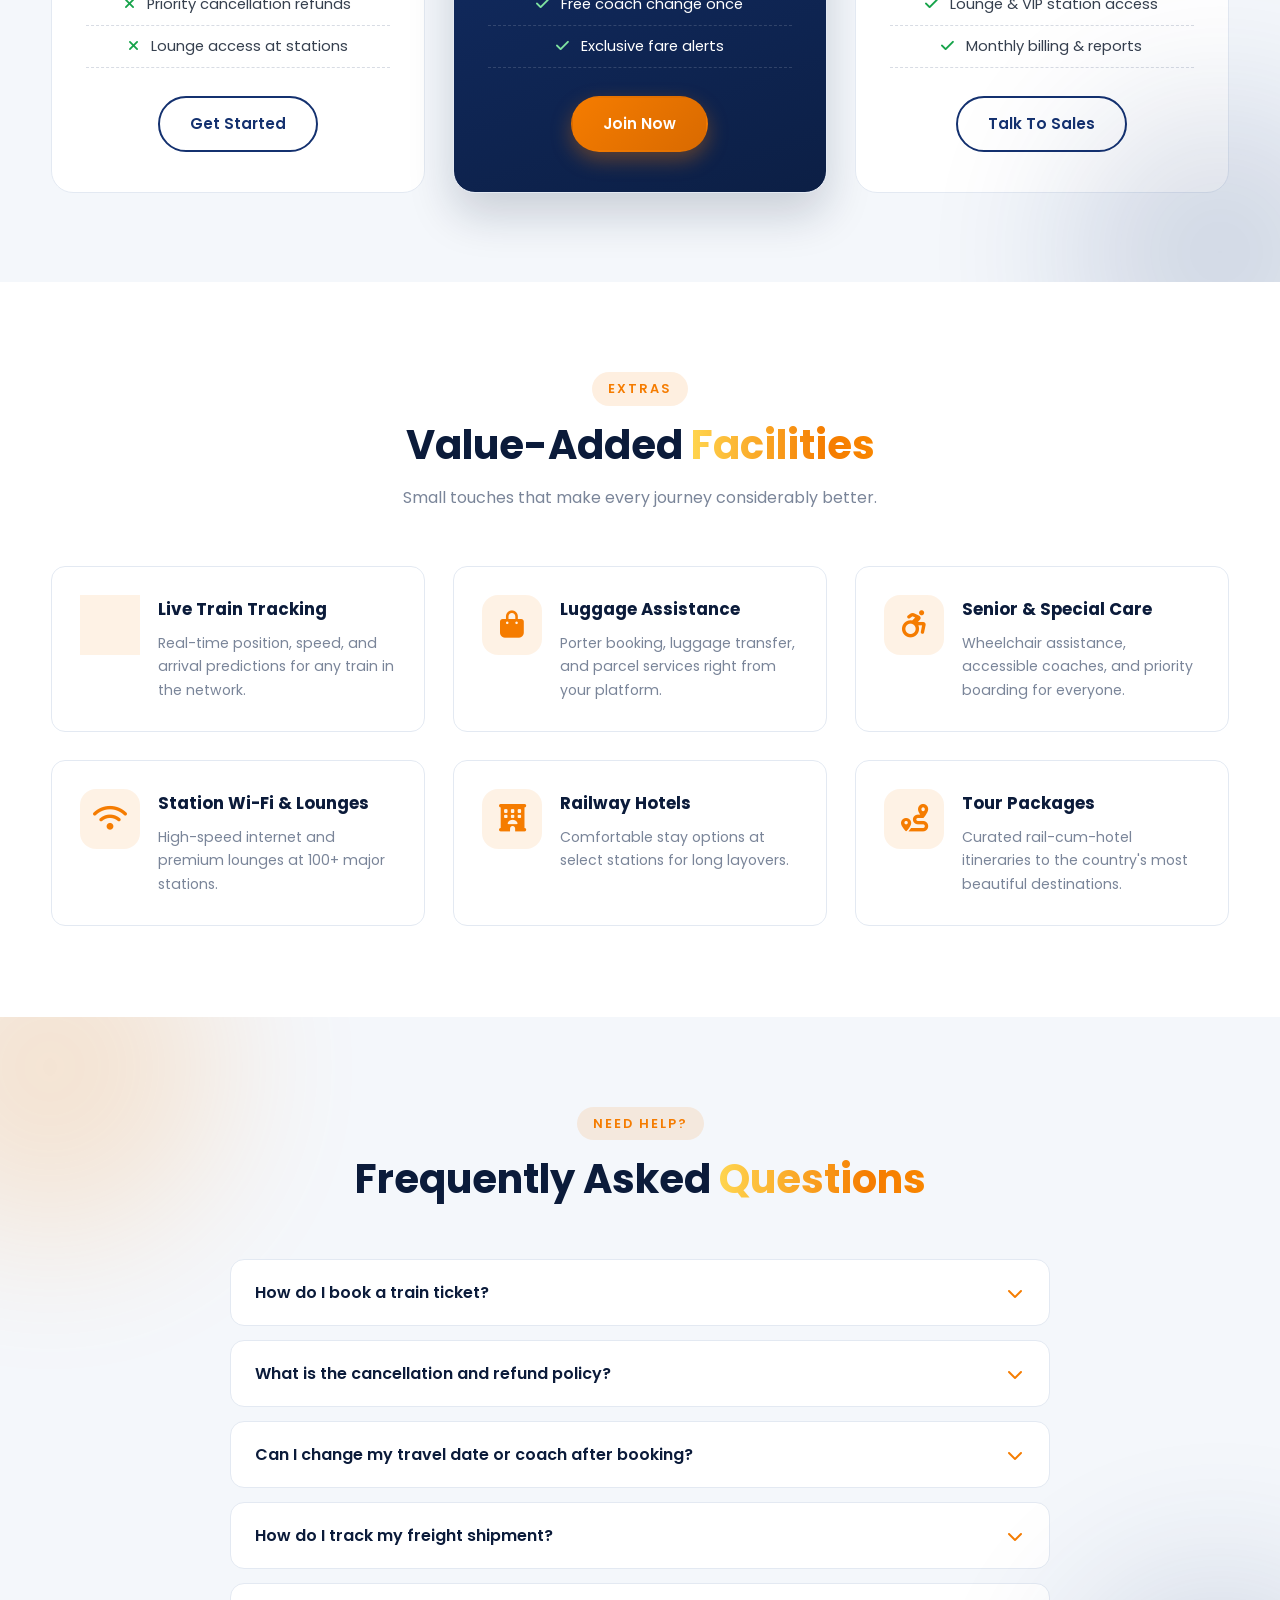
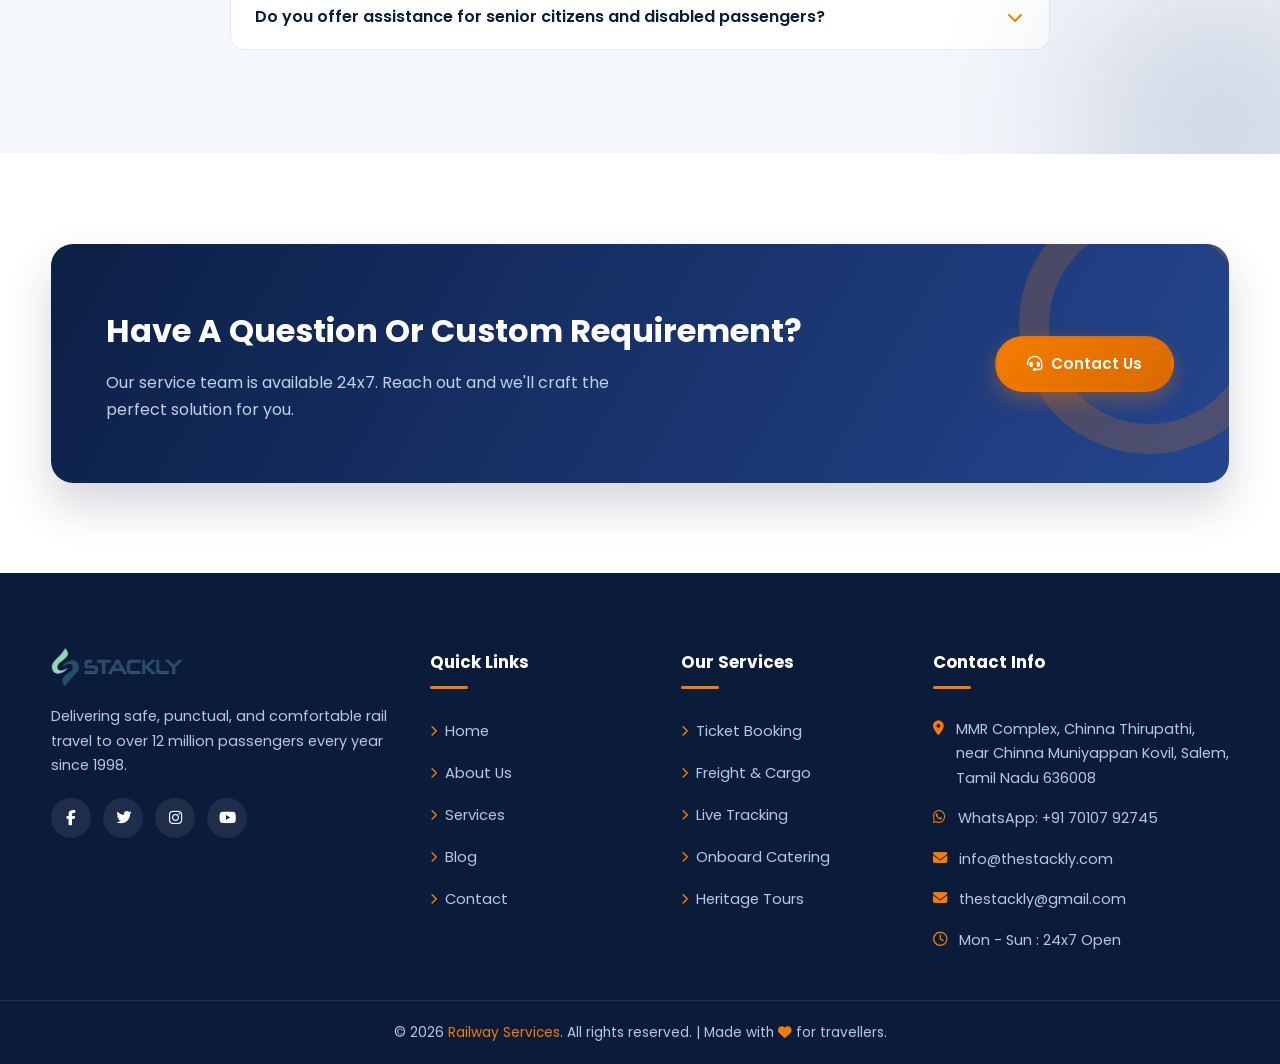
<file: services.html>
<!DOCTYPE html>
<html lang="en">
<head>
  <meta charset="UTF-8">
  <meta name="viewport" content="width=device-width, initial-scale=1.0">
  <meta name="description" content="Explore Railway Services - ticket booking, freight, catering, live tracking, heritage tours and more premium rail services.">
  <title>Our Services | Railway Services</title>
  <link rel="preconnect" href="https://fonts.googleapis.com">
  <link rel="preconnect" href="https://fonts.gstatic.com" crossorigin>
  <link href="https://fonts.googleapis.com/css2?family=Poppins:wght@300;400;500;600;700;800&display=swap" rel="stylesheet">
  <link rel="stylesheet" href="https://cdnjs.cloudflare.com/ajax/libs/font-awesome/6.5.1/css/all.min.css">
  <link rel="stylesheet" href="css/style.css">
</head>
<body>
  <!-- PRELOADER -->
  <div class="preloader" id="preloader">
    <div class="preloader-train"><i class="fa-solid fa-train-subway"></i></div>
    <div class="preloader-track"><span></span></div>
    <p>All Aboard...</p>
  </div>

  <!-- SCROLL PROGRESS -->
  <div class="scroll-progress" id="scrollProgress"></div>


  <!-- TOPBAR -->
  <div class="topbar">
    <div class="container">
      <span><i class="fa-brands fa-whatsapp"></i> WhatsApp: +91 70107 92745</span>
      <span class="right">
        <a href="404.html"><i class="fa-brands fa-facebook-f"></i></a>
        <a href="404.html"><i class="fa-brands fa-twitter"></i></a>
        <a href="404.html"><i class="fa-brands fa-instagram"></i></a>
        <a href="404.html"><i class="fa-brands fa-youtube"></i></a>
      </span>
    </div>
  </div>

  <!-- NAVBAR -->
  <header class="navbar" id="navbar">
    <div class="container">
      <a href="index.html" class="brand">
        <img src="images/logo.webp" alt="Railway Services" class="brand-img">
      </a>
      <nav class="nav-links" id="navLinks" aria-label="Main navigation">
        <div class="drawer-header">
          <a href="index.html" class="drawer-brand">
            <i class="fa-solid fa-train-subway"></i>
            <span>Railway Services<small>TRAIN BOOKING</small></span>
          </a>
          <button type="button" class="drawer-close" aria-label="Close menu"><i class="fa-solid fa-xmark"></i></button>
        </div>
        <a href="index.html">Home</a>
        <a href="about.html">About</a>
        <a href="services.html" class="active">Services</a>
        <a href="blog.html">Blog</a>
        <a href="contact.html">Contact</a>
        <div class="nav-auth">
          <a href="signin.html" class="nav-btn nav-ghost"><i class="fa-solid fa-right-to-bracket"></i> Sign In</a>
          <a href="signup.html" class="nav-btn nav-solid"><i class="fa-solid fa-user-plus"></i> Sign Up</a>
        </div>
      </nav>
      <button class="hamburger" id="hamburger" aria-label="Menu" aria-expanded="false" aria-controls="navLinks">
        <span></span><span></span><span></span>
      </button>
    </div>
  </header>

  <div class="menu-backdrop" id="menuBackdrop" aria-hidden="true"></div>

  <!-- SECTION 1 : PAGE HERO -->
  <section class="page-hero">
    <div class="container">
      <h1>Our Railway <span>Services</span></h1>
      <nav class="breadcrumb">
        <a href="index.html">Home</a> <i class="fa-solid fa-angle-right"></i> <span>Services</span>
      </nav>
    </div>
  </section>

  <!-- SECTION 2 : SERVICES INTRO -->
  <section class="section">
    <div class="container">
      <div class="section-head reveal">
        <span class="tag">What We Provide</span>
        <h2>Complete Rail Solutions Under <span>One Roof</span></h2>
        <p>Whether you're a passenger, a business, or a tour operator, we have a service built around you.</p>
      </div>
      <div class="notice reveal">
        <i class="fa-solid fa-circle-info"></i> All services are available through our 24x7 helpline and official app. Fares are dynamic and subject to availability.
      </div>
    </div>
  </section>

  <!-- SECTION 3 : MAIN SERVICES GRID -->
  <section class="section section-alt">
    <div class="container">
      <div class="service-grid">
        <article class="service-card reveal">
          <div class="thumb">
            <img src="images/passenger-train.webp" alt="Ticket booking service" loading="lazy">
            <span class="price-tag">From ₹299</span>
          </div>
          <div class="body">
            <h3>Ticket Booking</h3>
            <p>Instant online booking across all classes with seat selection, e-tickets, and paperless travel.</p>
            <a href="404.html" class="link">Book Now</a>
          </div>
        </article>
        <article class="service-card reveal">
          <div class="thumb">
            <img src="images/freight-train.webp" alt="Freight and cargo service" loading="lazy">
            <span class="price-tag">Custom Rates</span>
          </div>
          <div class="body">
            <h3>Freight &amp; Cargo</h3>
            <p>Dedicated rakes, containers for seamless bulk goods movement nationwide.</p>
            <a href="404.html" class="link">Get A Quote</a>
          </div>
        </article>
        <article class="service-card reveal">
          <div class="thumb">
            <img src="images/metro-train.webp" alt="Metro and city rail service" loading="lazy">
            <span class="price-tag">Daily Pass</span>
          </div>
          <div class="body">
            <h3>Metro &amp; City Rail</h3>
            <p>Fast, frequent urban transit connecting key areas with contactless smart-card travel.</p>
            <a href="404.html" class="link">Learn More</a>
          </div>
        </article>
        <article class="service-card reveal">
          <div class="thumb">
            <img src="images/mountain-train.webp" alt="Heritage toy train service" loading="lazy">
            <span class="price-tag">Special Tours</span>
          </div>
          <div class="body">
            <h3>Heritage &amp; Toy Trains</h3>
            <p>Ride UNESCO heritage mountain railways through valleys, gorges, and hill stations.</p>
            <a href="404.html" class="link">Book Tour</a>
          </div>
        </article>
        <article class="service-card reveal">
          <div class="thumb">
            <img src="images/catering.webp" alt="Onboard catering service" loading="lazy">
            <span class="price-tag">From ₹99</span>
          </div>
          <div class="body">
            <h3>Onboard Catering</h3>
            <p>Regional thalis, continental meals, and snacks delivered to your seat with a live order tracker.</p>
            <a href="404.html" class="link">Order Food</a>
          </div>
        </article>
        <article class="service-card reveal">
          <div class="thumb">
            <img src="images/railway-track.webp" alt="Track maintenance service" loading="lazy">
            <span class="price-tag">Corporate</span>
          </div>
          <div class="body">
            <h3>Rail Infrastructure</h3>
            <p>Track maintenance, signalling, and station modernisation projects for rail authorities.</p>
            <a href="404.html" class="link">Partner With Us</a>
          </div>
        </article>
      </div>
    </div>
  </section>

  <!-- SECTION 4 : HOW IT WORKS (PROCESS) -->
  <section class="section">
    <div class="container">
      <div class="section-head reveal">
        <span class="tag">Simple Process</span>
        <h2>How Our Booking <span>Works</span></h2>
        <p>Four easy steps from search to seat — no queues, no paperwork.</p>
      </div>
      <div class="process-grid">
        <div class="process-card reveal">
          <i class="fa-solid fa-magnifying-glass-location"></i>
          <h3>Search</h3>
          <p>Enter your route, date, and class to browse available trains instantly.</p>
        </div>
        <div class="process-card reveal">
          <i class="fa-solid fa-ticket"></i>
          <h3>Select</h3>
          <p>Pick the best train, seat, and fare that fits your journey and budget.</p>
        </div>
        <div class="process-card reveal">
          <i class="fa-solid fa-credit-card"></i>
          <h3>Pay</h3>
          <p>Checkout securely with UPI, cards, netbanking, or wallets.</p>
        </div>
        <div class="process-card reveal">
          <i class="fa-solid fa-train"></i>
          <h3>Travel</h3>
          <p>Show your e-ticket on the app and enjoy a smooth, paperless ride.</p>
        </div>
      </div>
    </div>
  </section>

  <!-- SECTION 5 : PRICING -->
  <section class="section section-alt">
    <div class="container">
      <div class="section-head reveal">
        <span class="tag">Membership</span>
        <h2>Simple, Transparent <span>Pricing</span></h2>
        <p>Choose the plan that matches how often you ride the rails.</p>
      </div>
      <div class="pricing-grid">
        <div class="price-card reveal">
          <h3>Casual Traveller</h3>
          <div class="price">Free<small> / no charge</small></div>
          <ul>
            <li><i class="fa-solid fa-check"></i> Instant ticket booking</li>
            <li><i class="fa-solid fa-check"></i> Live train tracking</li>
            <li><i class="fa-solid fa-check"></i> SMS + email updates</li>
            <li><i class="fa-solid fa-xmark"></i> Priority cancellation refunds</li>
            <li><i class="fa-solid fa-xmark"></i> Lounge access at stations</li>
          </ul>
          <a href="404.html" class="btn btn-ghost">Get Started</a>
        </div>
        <div class="price-card featured reveal">
          <h3>Frequent Flyer</h3>
          <div class="price">₹499<small> / per year</small></div>
          <ul>
            <li><i class="fa-solid fa-check"></i> Everything in Casual</li>
            <li><i class="fa-solid fa-check"></i> 5% off on every booking</li>
            <li><i class="fa-solid fa-check"></i> Priority refund processing</li>
            <li><i class="fa-solid fa-check"></i> Free coach change once</li>
            <li><i class="fa-solid fa-check"></i> Exclusive fare alerts</li>
          </ul>
          <a href="404.html" class="btn btn-primary">Join Now</a>
        </div>
        <div class="price-card reveal">
          <h3>Business Partner</h3>
          <div class="price">Custom<small> / negotiated</small></div>
          <ul>
            <li><i class="fa-solid fa-check"></i> Everything in Frequent</li>
            <li><i class="fa-solid fa-check"></i> Dedicated account manager</li>
            <li><i class="fa-solid fa-check"></i> Freight priority corridors</li>
            <li><i class="fa-solid fa-check"></i> Lounge &amp; VIP station access</li>
            <li><i class="fa-solid fa-check"></i> Monthly billing &amp; reports</li>
          </ul>
          <a href="404.html" class="btn btn-ghost">Talk To Sales</a>
        </div>
      </div>
    </div>
  </section>

  <!-- SECTION 6 : VALUE ADDED SERVICES -->
  <section class="section">
    <div class="container">
      <div class="section-head reveal">
        <span class="tag">Extras</span>
        <h2>Value-Added <span>Facilities</span></h2>
        <p>Small touches that make every journey considerably better.</p>
      </div>
      <div class="value-grid">
        <div class="value-card reveal">
          <i class="fa-solid fa-location-crosshairs"></i>
          <div>
            <h3>Live Train Tracking</h3>
            <p>Real-time position, speed, and arrival predictions for any train in the network.</p>
          </div>
        </div>
        <div class="value-card reveal">
          <i class="fa-solid fa-bag-shopping"></i>
          <div>
            <h3>Luggage Assistance</h3>
            <p>Porter booking, luggage transfer, and parcel services right from your platform.</p>
          </div>
        </div>
        <div class="value-card reveal">
          <i class="fa-solid fa-wheelchair-move"></i>
          <div>
            <h3>Senior &amp; Special Care</h3>
            <p>Wheelchair assistance, accessible coaches, and priority boarding for everyone.</p>
          </div>
        </div>
        <div class="value-card reveal">
          <i class="fa-solid fa-wifi"></i>
          <div>
            <h3>Station Wi-Fi &amp; Lounges</h3>
            <p>High-speed internet and premium lounges at 100+ major stations.</p>
          </div>
        </div>
        <div class="value-card reveal">
          <i class="fa-solid fa-hotel"></i>
          <div>
            <h3>Railway Hotels</h3>
            <p>Comfortable stay options at select stations for long layovers.</p>
          </div>
        </div>
        <div class="value-card reveal">
          <i class="fa-solid fa-route"></i>
          <div>
            <h3>Tour Packages</h3>
            <p>Curated rail-cum-hotel itineraries to the country's most beautiful destinations.</p>
          </div>
        </div>
      </div>
    </div>
  </section>

  <!-- SECTION 7 : FAQ -->
  <section class="section section-alt">
    <div class="container">
      <div class="section-head reveal">
        <span class="tag">Need Help?</span>
        <h2>Frequently Asked <span>Questions</span></h2>
      </div>
      <div class="faq-list">
        <div class="faq-item reveal">
          <button class="faq-question">How do I book a train ticket? <i class="fa-solid fa-chevron-down"></i></button>
          <div class="faq-answer"><p>Use the search widget on the home page or our mobile app. Select your route, date, and class, then pay securely to receive an instant e-ticket.</p></div>
        </div>
        <div class="faq-item reveal">
          <button class="faq-question">What is the cancellation and refund policy? <i class="fa-solid fa-chevron-down"></i></button>
          <div class="faq-answer"><p>Cancellations made up to 48 hours before departure get an 80% refund, up to 12 hours a 60% refund. Cancellation charges are shown before you confirm.</p></div>
        </div>
        <div class="faq-item reveal">
          <button class="faq-question">Can I change my travel date or coach after booking? <i class="fa-solid fa-chevron-down"></i></button>
          <div class="faq-answer"><p>Yes. Date changes are allowed subject to availability, and one free coach change is included with Frequent Flyer and Business plans.</p></div>
        </div>
        <div class="faq-item reveal">
          <button class="faq-question">How do I track my freight shipment? <i class="fa-solid fa-chevron-down"></i></button>
          <div class="faq-answer"><p>Log in to your freight dashboard using your consignment number to view live location, delivery estimates, and e-way bills.</p></div>
        </div>
        <div class="faq-item reveal">
          <button class="faq-question">Do you offer assistance for senior citizens and disabled passengers? <i class="fa-solid fa-chevron-down"></i></button>
          <div class="faq-answer"><p>Absolutely. Free wheelchair assistance, priority boarding, and accessible coaches can be requested while booking or via the helpline.</p></div>
        </div>
      </div>
    </div>
  </section>

  <!-- SECTION 8 : CTA -->
  <section class="section">
    <div class="container">
      <div class="cta-band reveal">
        <div>
          <h2>Have A Question Or Custom Requirement?</h2>
          <p>Our service team is available 24x7. Reach out and we'll craft the perfect solution for you.</p>
        </div>
        <a href="404.html" class="btn btn-primary"><i class="fa-solid fa-headset"></i> Contact Us</a>
      </div>
    </div>
  </section>

  <!-- FOOTER -->
  <footer class="footer">
    <div class="container">
      <div class="footer-grid">
        <div class="footer-about">
          <a href="index.html" class="brand">
            <img src="images/logo.webp" alt="Railway Services" class="brand-img">
          </a>
          <p>Delivering safe, punctual, and comfortable rail travel to over 12 million passengers every year since 1998.</p>
          <div class="socials">
            <a href="404.html" aria-label="Facebook"><i class="fa-brands fa-facebook-f"></i></a>
            <a href="404.html" aria-label="Twitter"><i class="fa-brands fa-twitter"></i></a>
            <a href="404.html" aria-label="Instagram"><i class="fa-brands fa-instagram"></i></a>
            <a href="404.html" aria-label="YouTube"><i class="fa-brands fa-youtube"></i></a>
          </div>
        </div>
        <div>
          <h4>Quick Links</h4>
          <ul class="footer-links">
            <li><a href="index.html"><i class="fa-solid fa-chevron-right"></i> Home</a></li>
            <li><a href="about.html"><i class="fa-solid fa-chevron-right"></i> About Us</a></li>
            <li><a href="services.html"><i class="fa-solid fa-chevron-right"></i> Services</a></li>
            <li><a href="blog.html"><i class="fa-solid fa-chevron-right"></i> Blog</a></li>
            <li><a href="contact.html"><i class="fa-solid fa-chevron-right"></i> Contact</a></li>
          </ul>
        </div>
        <div>
          <h4>Our Services</h4>
          <ul class="footer-links">
            <li><a href="404.html"><i class="fa-solid fa-chevron-right"></i> Ticket Booking</a></li>
            <li><a href="404.html"><i class="fa-solid fa-chevron-right"></i> Freight &amp; Cargo</a></li>
            <li><a href="404.html"><i class="fa-solid fa-chevron-right"></i> Live Tracking</a></li>
            <li><a href="404.html"><i class="fa-solid fa-chevron-right"></i> Onboard Catering</a></li>
            <li><a href="404.html"><i class="fa-solid fa-chevron-right"></i> Heritage Tours</a></li>
          </ul>
        </div>
        <div>
          <h4>Contact Info</h4>
          <ul class="footer-contact">
            <li><i class="fa-solid fa-location-dot"></i> MMR Complex, Chinna Thirupathi, near Chinna Muniyappan Kovil, Salem, Tamil Nadu 636008</li>
            <li><i class="fa-brands fa-whatsapp"></i> WhatsApp: +91 70107 92745</li>
            <li><i class="fa-solid fa-envelope"></i> info@thestackly.com</li>
            <li><i class="fa-solid fa-envelope"></i> thestackly@gmail.com</li>
            <li><i class="fa-regular fa-clock"></i> Mon - Sun : 24x7 Open</li>
          </ul>
        </div>
      </div>
    </div>
    <div class="footer-bottom">
      <div class="container">
        © 2026 <a href="index.html">Railway Services</a>. All rights reserved. | Made with <i class="fa-solid fa-heart" style="color:var(--accent)"></i> for travellers.
      </div>
    </div>
  </footer>

  <button class="to-top" id="toTop" aria-label="Back to top"><i class="fa-solid fa-arrow-up"></i></button>

  <script src="js/script.js"></script>
</body>
</html>
</file>
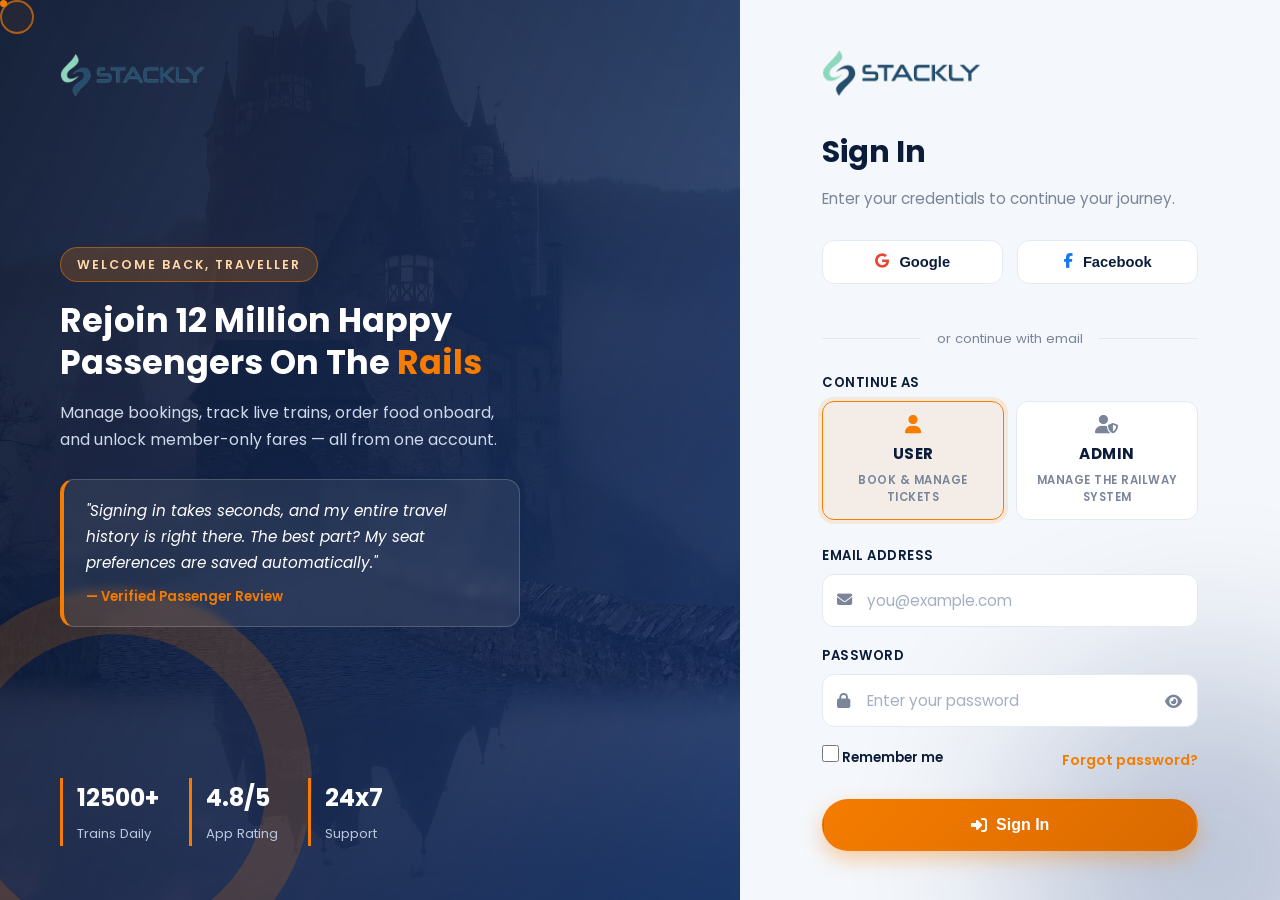
<file: signin.html>
<!DOCTYPE html>
<html lang="en">
<head>
  <meta charset="UTF-8">
  <meta name="viewport" content="width=device-width, initial-scale=1.0">
  <meta name="description" content="Sign in to your Railway Services account to book tickets, track trains, and manage your journeys.">
  <title>Sign In | Railway Services</title>
  <link rel="preconnect" href="https://fonts.googleapis.com">
  <link rel="preconnect" href="https://fonts.gstatic.com" crossorigin>
  <link href="https://fonts.googleapis.com/css2?family=Poppins:wght@300;400;500;600;700;800&display=swap" rel="stylesheet">
  <link rel="stylesheet" href="https://cdnjs.cloudflare.com/ajax/libs/font-awesome/6.5.1/css/all.min.css">
  <link rel="stylesheet" href="css/style.css">
  <link rel="stylesheet" href="css/auth.css">
</head>
<body class="auth-body">
  <!-- PRELOADER -->
  <div class="preloader" id="preloader">
    <div class="preloader-train"><i class="fa-solid fa-train-subway"></i></div>
    <div class="preloader-track"><span></span></div>
    <p>All Aboard...</p>
  </div>

  <!-- SCROLL PROGRESS -->
  <div class="scroll-progress" id="scrollProgress"></div>


  <div class="auth-wrap">

    <!-- LEFT BRANDING PANEL -->
    <aside class="auth-aside">
      <a href="index.html" class="brand">
        <img src="images/logo.webp" alt="Railway Services" class="brand-img">
      </a>

      <div class="aside-copy">
        <span class="tag">Welcome Back, Traveller</span>
        <h2>Rejoin 12 Million Happy Passengers On The <span>Rails</span></h2>
        <p>Manage bookings, track live trains, order food onboard, and unlock member-only fares — all from one account.</p>
        <figure class="quote-card">
          <blockquote>"Signing in takes seconds, and my entire travel history is right there. The best part? My seat preferences are saved automatically."</blockquote>
          <figcaption>— Verified Passenger Review</figcaption>
        </figure>
      </div>

      <div class="aside-stats">
        <div><strong>12500+</strong><span>Trains Daily</span></div>
        <div><strong>4.8/5</strong><span>App Rating</span></div>
        <div><strong>24x7</strong><span>Support</span></div>
      </div>
    </aside>

    <!-- RIGHT FORM PANEL -->
    <main class="auth-main">
      <div class="auth-box">
        <a href="index.html" class="auth-logo">
          <img src="images/logo.webp" alt="Railway Services" class="brand-img">
        </a>

        <h1>Sign In</h1>
        <p class="subtitle">Enter your credentials to continue your journey.</p>

        <div class="social-row">
          <button type="button" class="social-btn" onclick="window.location.href='404.html'"><i class="fa-brands fa-google"></i> Google</button>
          <button type="button" class="social-btn" onclick="window.location.href='404.html'"><i class="fa-brands fa-facebook-f"></i> Facebook</button>
        </div>

        <div class="divider">or continue with email</div>

        <form class="auth-form" id="signinForm">
          <div class="form-group role-group">
            <label>Continue As</label>
            <div class="role-select">
              <label class="role-option">
                <input type="radio" name="role" value="user" checked>
                <span class="role-card">
                  <i class="fa-solid fa-user"></i>
                  <strong>User</strong>
                  <small>Book &amp; manage tickets</small>
                </span>
              </label>
              <label class="role-option">
                <input type="radio" name="role" value="admin">
                <span class="role-card">
                  <i class="fa-solid fa-user-shield"></i>
                  <strong>Admin</strong>
                  <small>Manage the railway system</small>
                </span>
              </label>
            </div>
          </div>

          <div class="form-group">
            <label for="email">Email Address</label>
            <div class="input-group">
              <i class="fa-solid fa-envelope"></i>
              <input type="email" id="email" placeholder="you@example.com" required>
            </div>
          </div>

          <div class="form-group">
            <label for="password">Password</label>
            <div class="input-group">
              <i class="fa-solid fa-lock"></i>
              <input type="password" id="password" placeholder="Enter your password" required>
              <button type="button" class="password-toggle" aria-label="Toggle password visibility">
                <i class="fa-solid fa-eye"></i>
              </button>
            </div>
          </div>

          <div class="form-row-inline">
            <label class="checkbox">
              <input type="checkbox" id="remember">
              <span>Remember me</span>
            </label>
            <a href="404.html" class="forgot-link">Forgot password?</a>
          </div>

          <button type="submit" class="btn btn-primary"><i class="fa-solid fa-right-to-bracket"></i> Sign In</button>
          <p class="form-status" id="signinStatus"></p>
        </form>

        <p class="auth-switch">Don't have an account? <a href="signup.html">Create one free</a></p>
        <p class="auth-terms">By signing in, you agree to our <a href="404.html">Terms of Service</a> and <a href="404.html">Privacy Policy</a>.</p>
        <a href="index.html" class="back-home"><i class="fa-solid fa-arrow-left"></i> Back To Home</a>
      </div>
    </main>

  </div>

  <script src="js/script.js"></script>
</body>
</html>
</file>
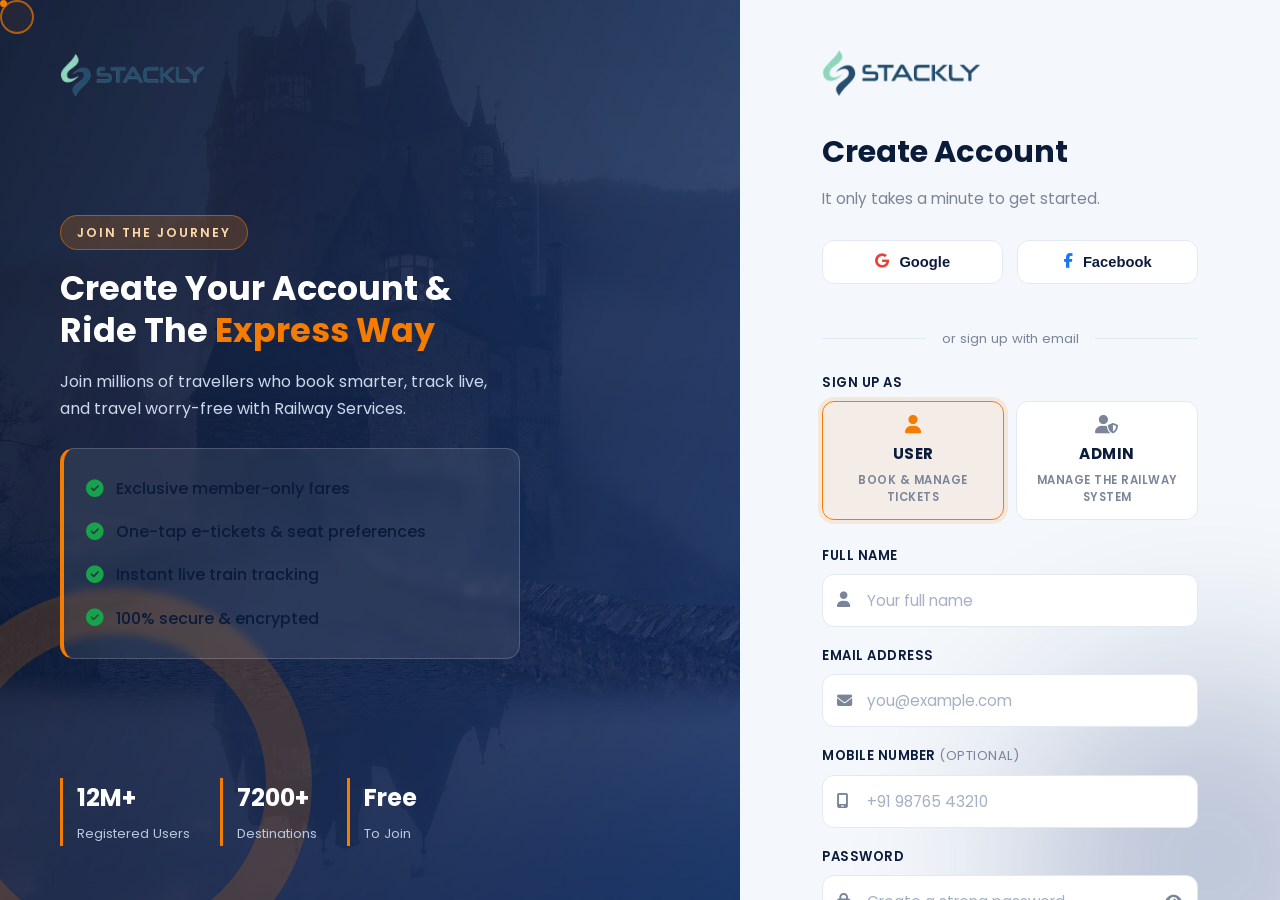
<file: signup.html>
<!DOCTYPE html>
<html lang="en">
<head>
  <meta charset="UTF-8">
  <meta name="viewport" content="width=device-width, initial-scale=1.0">
  <meta name="description" content="Create your free Railway Services account to book train tickets, track journeys, and enjoy exclusive member fares.">
  <title>Sign Up | Railway Services</title>
  <link rel="preconnect" href="https://fonts.googleapis.com">
  <link rel="preconnect" href="https://fonts.gstatic.com" crossorigin>
  <link href="https://fonts.googleapis.com/css2?family=Poppins:wght@300;400;500;600;700;800&display=swap" rel="stylesheet">
  <link rel="stylesheet" href="https://cdnjs.cloudflare.com/ajax/libs/font-awesome/6.5.1/css/all.min.css">
  <link rel="stylesheet" href="css/style.css">
  <link rel="stylesheet" href="css/auth.css">
</head>
<body class="auth-body">
  <!-- PRELOADER -->
  <div class="preloader" id="preloader">
    <div class="preloader-train"><i class="fa-solid fa-train-subway"></i></div>
    <div class="preloader-track"><span></span></div>
    <p>All Aboard...</p>
  </div>

  <!-- SCROLL PROGRESS -->
  <div class="scroll-progress" id="scrollProgress"></div>


  <div class="auth-wrap">

    <!-- LEFT BRANDING PANEL -->
    <aside class="auth-aside">
      <a href="index.html" class="brand">
        <img src="images/logo.webp" alt="Railway Services" class="brand-img">
      </a>

      <div class="aside-copy">
        <span class="tag">Join The Journey</span>
        <h2>Create Your Account &amp; Ride The <span>Express Way</span></h2>
        <p>Join millions of travellers who book smarter, track live, and travel worry-free with Railway Services.</p>
        <div class="quote-card">
          <ul class="check-list" style="margin:0">
            <li><i class="fa-solid fa-circle-check"></i> Exclusive member-only fares</li>
            <li><i class="fa-solid fa-circle-check"></i> One-tap e-tickets &amp; seat preferences</li>
            <li><i class="fa-solid fa-circle-check"></i> Instant live train tracking</li>
            <li><i class="fa-solid fa-circle-check"></i> 100% secure &amp; encrypted</li>
          </ul>
        </div>
      </div>

      <div class="aside-stats">
        <div><strong>12M+</strong><span>Registered Users</span></div>
        <div><strong>7200+</strong><span>Destinations</span></div>
        <div><strong>Free</strong><span>To Join</span></div>
      </div>
    </aside>

    <!-- RIGHT FORM PANEL -->
    <main class="auth-main">
      <div class="auth-box">
        <a href="index.html" class="auth-logo">
          <img src="images/logo.webp" alt="Railway Services" class="brand-img">
        </a>

        <h1>Create Account</h1>
        <p class="subtitle">It only takes a minute to get started.</p>

        <div class="social-row">
          <button type="button" class="social-btn" onclick="window.location.href='404.html'"><i class="fa-brands fa-google"></i> Google</button>
          <button type="button" class="social-btn" onclick="window.location.href='404.html'"><i class="fa-brands fa-facebook-f"></i> Facebook</button>
        </div>

        <div class="divider">or sign up with email</div>

        <form class="auth-form" id="signupForm">
          <div class="form-group role-group">
            <label>Sign Up As</label>
            <div class="role-select">
              <label class="role-option">
                <input type="radio" name="role" value="user" checked>
                <span class="role-card">
                  <i class="fa-solid fa-user"></i>
                  <strong>User</strong>
                  <small>Book &amp; manage tickets</small>
                </span>
              </label>
              <label class="role-option">
                <input type="radio" name="role" value="admin">
                <span class="role-card">
                  <i class="fa-solid fa-user-shield"></i>
                  <strong>Admin</strong>
                  <small>Manage the railway system</small>
                </span>
              </label>
            </div>
          </div>

          <div class="form-group">
            <label for="fullname">Full Name</label>
            <div class="input-group">
              <i class="fa-solid fa-user"></i>
              <input type="text" id="fullname" placeholder="Your full name" required>
            </div>
          </div>

          <div class="form-group">
            <label for="semail">Email Address</label>
            <div class="input-group">
              <i class="fa-solid fa-envelope"></i>
              <input type="email" id="semail" placeholder="you@example.com" required>
            </div>
          </div>

          <div class="form-group">
            <label for="phone">Mobile Number <span style="color:var(--text-light);font-weight:400">(optional)</span></label>
            <div class="input-group">
              <i class="fa-solid fa-mobile-screen"></i>
              <input type="tel" id="phone" placeholder="+91 98765 43210">
            </div>
          </div>

          <div class="form-group">
            <label for="spassword">Password</label>
            <div class="input-group">
              <i class="fa-solid fa-lock"></i>
              <input type="password" id="spassword" placeholder="Create a strong password" required minlength="8">
              <button type="button" class="password-toggle" aria-label="Toggle password visibility">
                <i class="fa-solid fa-eye"></i>
              </button>
            </div>
            <div class="strength" id="strengthMeter">
              <span></span><span></span><span></span><span></span>
            </div>
            <p class="strength-label" id="strengthLabel">Use 8+ characters with 1 capital, 1 number &amp; 1 special character</p>
          </div>

          <div class="form-group">
            <label for="cpassword">Confirm Password</label>
            <div class="input-group">
              <i class="fa-solid fa-shield-halved"></i>
              <input type="password" id="cpassword" placeholder="Re-enter your password" required>
              <button type="button" class="password-toggle" aria-label="Toggle password visibility">
                <i class="fa-solid fa-eye"></i>
              </button>
            </div>
          </div>

          <div class="form-row-inline" style="margin-top:0">
            <label class="checkbox">
              <input type="checkbox" id="terms" required>
              <span>I agree to the <a href="404.html" style="color:var(--accent)">Terms</a> &amp; <a href="404.html" style="color:var(--accent)">Privacy Policy</a></span>
            </label>
          </div>

          <button type="submit" class="btn btn-primary"><i class="fa-solid fa-user-plus"></i> Create Account</button>
          <p class="form-status" id="signupStatus"></p>
        </form>

        <p class="auth-switch">Already have an account? <a href="signin.html">Sign In</a></p>
        <p class="auth-terms">Your information is encrypted and never shared with third parties.</p>
        <a href="index.html" class="back-home"><i class="fa-solid fa-arrow-left"></i> Back To Home</a>
      </div>
    </main>

  </div>

  <script src="js/script.js"></script>
</body>
</html>
</file>
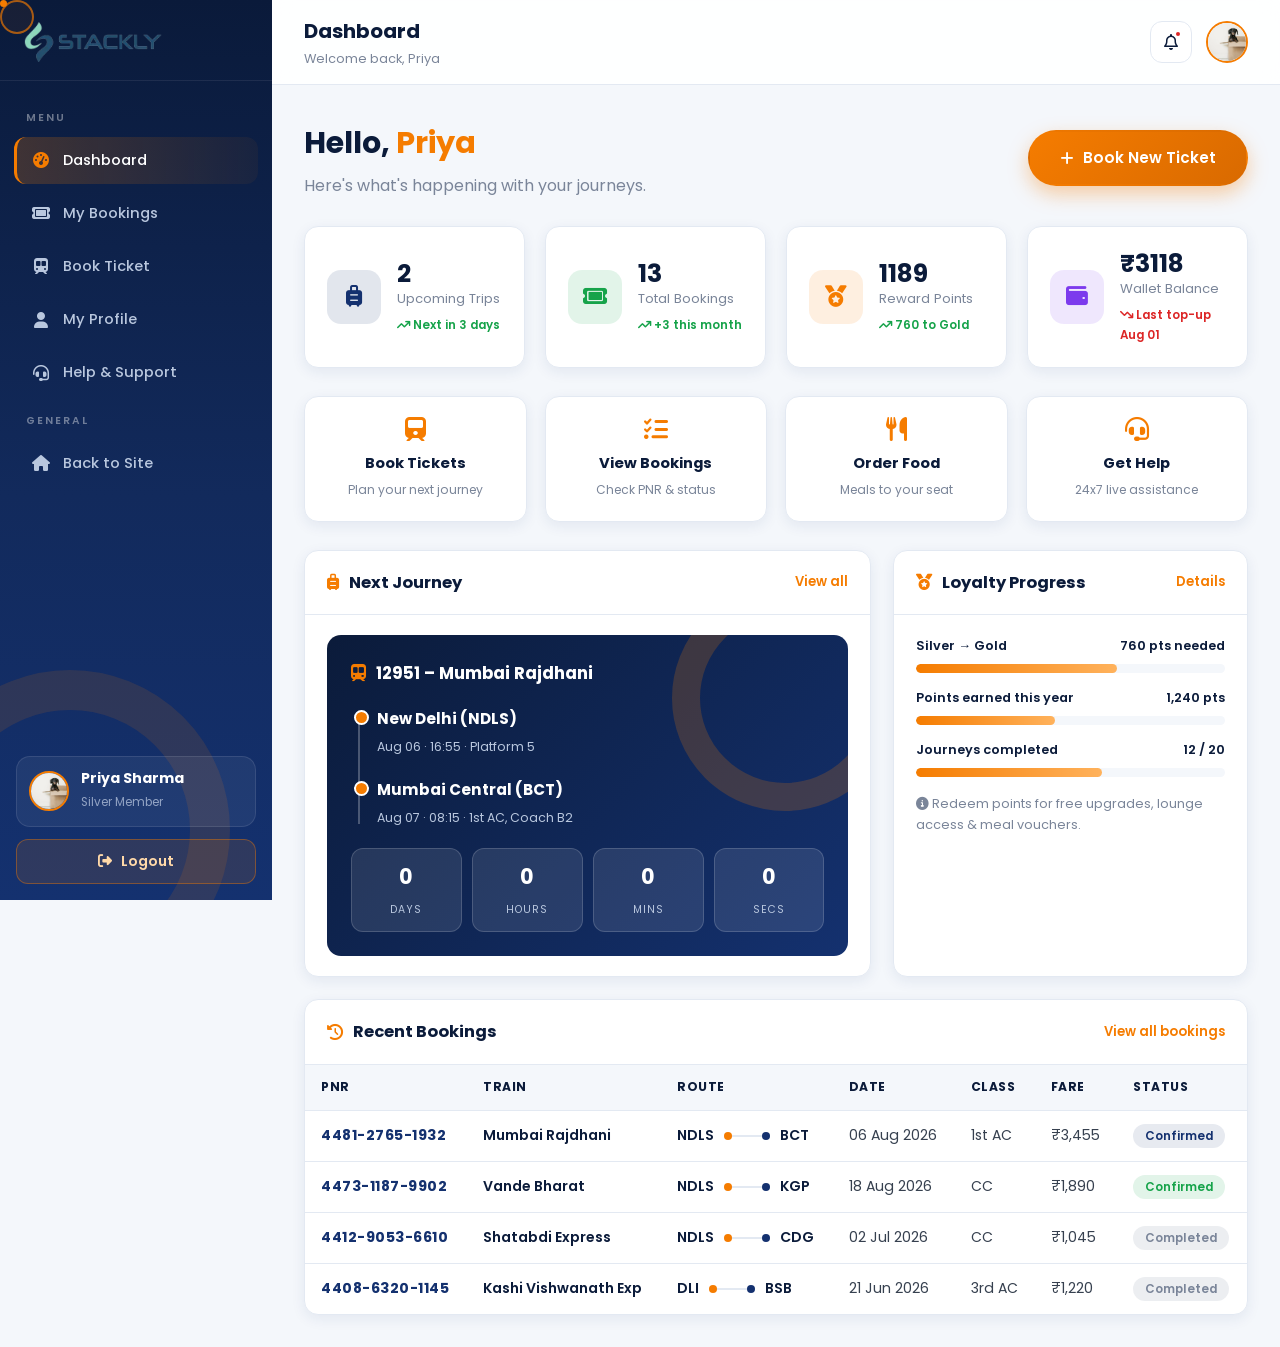
<file: userdashboard.html>
<!DOCTYPE html>
<html lang="en">
<head>
  <meta charset="UTF-8">
  <meta name="viewport" content="width=device-width, initial-scale=1.0">
  <meta name="description" content="Your Railway Services dashboard - manage bookings, track journeys, order food, and earn loyalty rewards.">
  <title>User Dashboard | Railway Services</title>
  <link rel="preconnect" href="https://fonts.googleapis.com">
  <link rel="preconnect" href="https://fonts.gstatic.com" crossorigin>
  <link href="https://fonts.googleapis.com/css2?family=Poppins:wght@300;400;500;600;700;800&display=swap" rel="stylesheet">
  <link rel="stylesheet" href="https://cdnjs.cloudflare.com/ajax/libs/font-awesome/6.5.1/css/all.min.css">
  <link rel="stylesheet" href="css/style.css">
  <link rel="stylesheet" href="css/dashboard.css">
</head>
<body class="dash-body">
  <!-- PRELOADER -->
  <div class="preloader" id="preloader">
    <div class="preloader-train"><i class="fa-solid fa-train-subway"></i></div>
    <div class="preloader-track"><span></span></div>
    <p>All Aboard...</p>
  </div>

  <!-- SCROLL PROGRESS -->
  <div class="scroll-progress" id="scrollProgress"></div>

  <div class="dash-shell">

    <!-- SIDEBAR -->
    <aside class="dash-sidebar" id="dashSidebar">
      <a href="index.html" class="dash-brand">
        <img src="images/logo.webp" alt="Railway Services" class="brand-img">
      </a>

      <nav class="dash-nav">
        <span class="dash-nav-label">Menu</span>
        <a class="dash-link active" data-view="overview"><i class="fa-solid fa-gauge-high"></i> Dashboard</a>
        <a class="dash-link" data-view="bookings"><i class="fa-solid fa-ticket"></i> My Bookings</a>
        <a class="dash-link" data-view="book"><i class="fa-solid fa-train-subway"></i> Book Ticket</a>
        <a class="dash-link" data-view="profile"><i class="fa-solid fa-user"></i> My Profile</a>
        <a class="dash-link" data-view="support"><i class="fa-solid fa-headset"></i> Help &amp; Support</a>
        <span class="dash-nav-label">General</span>
        <a class="dash-link" href="index.html"><i class="fa-solid fa-house"></i> Back to Site</a>
      </nav>

      <div class="dash-sidebar-foot">
        <div class="dash-mini-user">
          <img src="images/passengers-platform.webp" alt="Priya Sharma">
          <div>
            <strong>Priya Sharma</strong>
            <span>Silver Member</span>
          </div>
        </div>
        <button class="dash-logout" id="logoutBtn"><i class="fa-solid fa-right-from-bracket"></i> Logout</button>
      </div>
    </aside>

    <div class="dash-overlay" id="dashOverlay"></div>

    <!-- MAIN COLUMN -->
    <main class="dash-main">

      <header class="dash-topbar">
        <div class="dash-topbar-title">
          <button class="dash-menu" id="dashMenu" aria-label="Toggle menu">
            <span></span><span></span><span></span>
          </button>
          <div>
            <h2 id="topbarTitle">Dashboard</h2>
            <p id="topbarSub">Welcome back, Priya</p>
          </div>
        </div>

        <div class="dash-actions">
          <div class="dash-notif">
            <button class="dash-icon-btn" id="notifToggle" aria-label="Notifications">
              <i class="fa-regular fa-bell"></i>
              <span class="dash-dot"></span>
            </button>
            <div class="notif-panel" id="notifPanel">
              <div class="notif-item">
                <div class="notif-ico"><i class="fa-solid fa-circle-check"></i></div>
                <div>
                  <strong>Ticket Confirmed</strong>
                  <p>PNR 4481-2765-1932 (Delhi → Mumbai) is confirmed.</p>
                  <time>10 min ago</time>
                </div>
              </div>
              <div class="notif-item">
                <div class="notif-ico"><i class="fa-solid fa-bowl-food"></i></div>
                <div>
                  <strong>Meal Upgrade</strong>
                  <p>Your veg thali has been upgraded to premium on train 12951.</p>
                  <time>2 hrs ago</time>
                </div>
              </div>
              <div class="notif-item">
                <div class="notif-ico"><i class="fa-solid fa-gift"></i></div>
                <div>
                  <strong>Loyalty Reward</strong>
                  <p>You earned 120 reward points for your last journey.</p>
                  <time>Yesterday</time>
                </div>
              </div>
            </div>
          </div>
          <a href="#profile" class="dash-link" data-view="profile" style="padding:0;border:none;background:none">
            <img src="images/passengers-platform.webp" alt="Priya Sharma" class="dash-avatar">
          </a>
        </div>
      </header>

      <div class="dash-content">

        <!-- ============ OVERVIEW ============ -->
        <section class="view active" id="view-overview">
          <div class="dash-greet reveal">
            <div>
              <h1>Hello, <span>Priya</span> </h1>
              <p>Here's what's happening with your journeys.</p>
            </div>
            <a href="404.html" class="btn btn-primary"><i class="fa-solid fa-plus"></i> Book New Ticket</a>
          </div>

          <div class="stat-grid">
            <div class="stat-card reveal">
              <div class="stat-ico ico-blue"><i class="fa-solid fa-suitcase-rolling"></i></div>
              <div>
                <h3><span data-count="2">0</span></h3>
                <p>Upcoming Trips</p>
                <small class="up"><i class="fa-solid fa-arrow-trend-up"></i> Next in 3 days</small>
              </div>
            </div>
            <div class="stat-card reveal">
              <div class="stat-ico ico-green"><i class="fa-solid fa-ticket"></i></div>
              <div>
                <h3><span data-count="14">0</span></h3>
                <p>Total Bookings</p>
                <small class="up"><i class="fa-solid fa-arrow-trend-up"></i> +3 this month</small>
              </div>
            </div>
            <div class="stat-card reveal">
              <div class="stat-ico ico-orange"><i class="fa-solid fa-medal"></i></div>
              <div>
                <h3><span data-count="1240">0</span></h3>
                <p>Reward Points</p>
                <small class="up"><i class="fa-solid fa-arrow-trend-up"></i> 760 to Gold</small>
              </div>
            </div>
            <div class="stat-card reveal">
              <div class="stat-ico ico-violet"><i class="fa-solid fa-wallet"></i></div>
              <div>
                <h3>₹<span data-count="3250">0</span></h3>
                <p>Wallet Balance</p>
                <small class="down"><i class="fa-solid fa-arrow-trend-down"></i> Last top-up Aug 01</small>
              </div>
            </div>
          </div>

          <div class="quick-grid">
            <a href="404.html" class="quick-card reveal" data-goto="book"><i class="fa-solid fa-train"></i><h4>Book Tickets</h4><p>Plan your next journey</p></a>
            <a href="404.html" class="quick-card reveal" data-goto="bookings"><i class="fa-solid fa-list-check"></i><h4>View Bookings</h4><p>Check PNR &amp; status</p></a>
            <a href="404.html" class="quick-card reveal"><i class="fa-solid fa-utensils"></i><h4>Order Food</h4><p>Meals to your seat</p></a>
            <a href="404.html" class="quick-card reveal" data-goto="support"><i class="fa-solid fa-headset"></i><h4>Get Help</h4><p>24x7 live assistance</p></a>
          </div>

          <div class="dash-grid">
            <div class="panel reveal">
              <div class="panel-head">
                <h3><i class="fa-solid fa-suitcase-rolling"></i> Next Journey</h3>
                <a href="404.html" data-goto="bookings">View all</a>
              </div>
              <div class="panel-body">
                <div class="trip-card">
                  <h3><i class="fa-solid fa-train-subway"></i> 12951 – Mumbai Rajdhani</h3>
                  <div class="trip-timeline">
                    <div class="tl-item">
                      <strong>New Delhi (NDLS)</strong>
                      <span>Aug 06 · 16:55 · Platform 5</span>
                    </div>
                    <div class="tl-item">
                      <strong>Mumbai Central (BCT)</strong>
                      <span>Aug 07 · 08:15 · 1st AC, Coach B2</span>
                    </div>
                  </div>
                  <div class="trip-countdown" id="tripCountdown">
                    <div class="cd-box"><strong id="cdDays">--</strong><span>Days</span></div>
                    <div class="cd-box"><strong id="cdHours">--</strong><span>Hours</span></div>
                    <div class="cd-box"><strong id="cdMins">--</strong><span>Mins</span></div>
                    <div class="cd-box"><strong id="cdSecs">--</strong><span>Secs</span></div>
                  </div>
                </div>
              </div>
            </div>

            <div class="panel reveal">
              <div class="panel-head">
                <h3><i class="fa-solid fa-medal"></i> Loyalty Progress</h3>
                <a href="404.html" data-goto="profile">Details</a>
              </div>
              <div class="panel-body">
                <div class="progress-wrap">
                  <div class="progress-top"><span>Silver → Gold</span><span>760 pts needed</span></div>
                  <div class="progress-track"><div class="progress-fill" data-progress="65"></div></div>
                </div>
                <div class="progress-wrap">
                  <div class="progress-top"><span>Points earned this year</span><span>1,240 pts</span></div>
                  <div class="progress-track"><div class="progress-fill" data-progress="45"></div></div>
                </div>
                <div class="progress-wrap" style="margin-bottom:0">
                  <div class="progress-top"><span>Journeys completed</span><span>12 / 20</span></div>
                  <div class="progress-track"><div class="progress-fill" data-progress="60"></div></div>
                </div>
                <p style="font-size:0.8rem;color:var(--text-light);margin-top:16px"><i class="fa-solid fa-circle-info"></i> Redeem points for free upgrades, lounge access &amp; meal vouchers.</p>
              </div>
            </div>
          </div>

          <div class="panel reveal">
            <div class="panel-head">
              <h3><i class="fa-solid fa-clock-rotate-left"></i> Recent Bookings</h3>
              <a href="404.html" data-goto="bookings">View all bookings</a>
            </div>
            <div class="table-scroll">
              <table class="dash-table">
                <thead>
                  <tr>
                    <th>PNR</th>
                    <th>Train</th>
                    <th>Route</th>
                    <th>Date</th>
                    <th>Class</th>
                    <th>Fare</th>
                    <th>Status</th>
                  </tr>
                </thead>
                <tbody>
                  <tr>
                    <td class="pnr">4481-2765-1932</td>
                    <td class="train-name">Mumbai Rajdhani</td>
                    <td><span class="route-cell">NDLS <span class="route-line"></span> BCT</span></td>
                    <td>06 Aug 2026</td>
                    <td>1st AC</td>
                    <td>₹3,455</td>
                    <td><span class="dash-badge badge-blue">Confirmed</span></td>
                  </tr>
                  <tr>
                    <td class="pnr">4473-1187-9902</td>
                    <td class="train-name">Vande Bharat</td>
                    <td><span class="route-cell">NDLS <span class="route-line"></span> KGP</span></td>
                    <td>18 Aug 2026</td>
                    <td>CC</td>
                    <td>₹1,890</td>
                    <td><span class="dash-badge badge-green">Confirmed</span></td>
                  </tr>
                  <tr>
                    <td class="pnr">4412-9053-6610</td>
                    <td class="train-name">Shatabdi Express</td>
                    <td><span class="route-cell">NDLS <span class="route-line"></span> CDG</span></td>
                    <td>02 Jul 2026</td>
                    <td>CC</td>
                    <td>₹1,045</td>
                    <td><span class="dash-badge badge-grey">Completed</span></td>
                  </tr>
                  <tr>
                    <td class="pnr">4408-6320-1145</td>
                    <td class="train-name">Kashi Vishwanath Exp</td>
                    <td><span class="route-cell">DLI <span class="route-line"></span> BSB</span></td>
                    <td>21 Jun 2026</td>
                    <td>3rd AC</td>
                    <td>₹1,220</td>
                    <td><span class="dash-badge badge-grey">Completed</span></td>
                  </tr>
                </tbody>
              </table>
            </div>
          </div>
        </section>

        <!-- ============ MY BOOKINGS ============ -->
        <section class="view" id="view-bookings">
          <div class="dash-greet reveal">
            <div>
              <h1>My <span>Bookings</span></h1>
              <p>Track, cancel or print your train tickets.</p>
            </div>
          </div>

          <div class="panel reveal">
            <div class="panel-head">
              <div class="dash-filters">
                <button class="filter-chip active" data-filter="all">All</button>
                <button class="filter-chip" data-filter="upcoming">Upcoming</button>
                <button class="filter-chip" data-filter="completed">Completed</button>
                <button class="filter-chip" data-filter="cancelled">Cancelled</button>
              </div>
              <div class="search-box">
                <i class="fa-solid fa-magnifying-glass"></i>
                <input type="text" id="bookingSearch" placeholder="Search PNR or train...">
              </div>
            </div>
            <div class="table-scroll">
              <table class="dash-table" id="bookingsTable">
                <thead>
                  <tr>
                    <th>PNR</th>
                    <th>Train</th>
                    <th>Route</th>
                    <th>Date</th>
                    <th>Class</th>
                    <th>Passengers</th>
                    <th>Fare</th>
                    <th>Status</th>
                    <th></th>
                  </tr>
                </thead>
                <tbody>
                  <tr data-status="upcoming">
                    <td class="pnr">4481-2765-1932</td>
                    <td class="train-name">Mumbai Rajdhani</td>
                    <td><span class="route-cell">NDLS <span class="route-line"></span> BCT</span></td>
                    <td>06 Aug 2026</td>
                    <td>1st AC</td>
                    <td>2</td>
                    <td>₹3,455</td>
                    <td><span class="dash-badge badge-blue">Confirmed</span></td>
                    <td><button class="btn btn-outline cancel-btn" style="padding:6px 14px;font-size:0.78rem">Cancel</button></td>
                  </tr>
                  <tr data-status="upcoming">
                    <td class="pnr">4473-1187-9902</td>
                    <td class="train-name">Vande Bharat</td>
                    <td><span class="route-cell">NDLS <span class="route-line"></span> KGP</span></td>
                    <td>18 Aug 2026</td>
                    <td>CC</td>
                    <td>1</td>
                    <td>₹1,890</td>
                    <td><span class="dash-badge badge-green">Confirmed</span></td>
                    <td><button class="btn btn-outline cancel-btn" style="padding:6px 14px;font-size:0.78rem">Cancel</button></td>
                  </tr>
                  <tr data-status="upcoming">
                    <td class="pnr">4470-2210-8846</td>
                    <td class="train-name">Duronto Express</td>
                    <td><span class="route-cell">NDLS <span class="route-line"></span> PNBE</span></td>
                    <td>28 Aug 2026</td>
                    <td>3rd AC</td>
                    <td>3</td>
                    <td>₹2,610</td>
                    <td><span class="dash-badge badge-orange">WL 12</span></td>
                    <td><button class="btn btn-outline cancel-btn" style="padding:6px 14px;font-size:0.78rem">Cancel</button></td>
                  </tr>
                  <tr data-status="completed">
                    <td class="pnr">4412-9053-6610</td>
                    <td class="train-name">Shatabdi Express</td>
                    <td><span class="route-cell">NDLS <span class="route-line"></span> CDG</span></td>
                    <td>02 Jul 2026</td>
                    <td>CC</td>
                    <td>2</td>
                    <td>₹1,045</td>
                    <td><span class="dash-badge badge-grey">Completed</span></td>
                    <td><button class="btn btn-outline go404" style="padding:6px 14px;font-size:0.78rem">Reprint</button></td>
                  </tr>
                  <tr data-status="completed">
                    <td class="pnr">4408-6320-1145</td>
                    <td class="train-name">Kashi Vishwanath Exp</td>
                    <td><span class="route-cell">DLI <span class="route-line"></span> BSB</span></td>
                    <td>21 Jun 2026</td>
                    <td>3rd AC</td>
                    <td>1</td>
                    <td>₹1,220</td>
                    <td><span class="dash-badge badge-grey">Completed</span></td>
                    <td><button class="btn btn-outline go404" style="padding:6px 14px;font-size:0.78rem">Reprint</button></td>
                  </tr>
                  <tr data-status="cancelled">
                    <td class="pnr">4389-7741-0063</td>
                    <td class="train-name">Garib Rath</td>
                    <td><span class="route-cell">NDLS <span class="route-line"></span> NGP</span></td>
                    <td>10 May 2026</td>
                    <td>3rd AC</td>
                    <td>2</td>
                    <td>₹1,980</td>
                    <td><span class="dash-badge badge-red">Cancelled</span></td>
                    <td><button class="btn btn-outline go404" style="padding:6px 14px;font-size:0.78rem">Refunded</button></td>
                  </tr>
                </tbody>
              </table>
            </div>
          </div>
        </section>

        <!-- ============ BOOK TICKET ============ -->
        <section class="view" id="view-book">
          <div class="dash-greet reveal">
            <div>
              <h1>Book a <span>Ticket</span></h1>
              <p>Find and reserve your next journey in seconds.</p>
            </div>
          </div>

          <div class="dash-grid">
            <div class="panel reveal">
              <div class="panel-head"><h3><i class="fa-solid fa-magnifying-glass-location"></i> Journey Details</h3></div>
              <div class="panel-body">
                <form class="dash-form" id="dashBookForm">
                  <div class="form-2col">
                    <div class="form-group">
                      <label for="bfrom">From</label>
                      <input type="text" id="bfrom" value="New Delhi" required>
                    </div>
                    <div class="form-group">
                      <label for="bto">To</label>
                      <input type="text" id="bto" value="Mumbai" required>
                    </div>
                  </div>
                  <div class="form-2col">
                    <div class="form-group">
                      <label for="bdate">Journey Date</label>
                      <input type="date" id="bdate" required>
                    </div>
                    <div class="form-group">
                      <label for="bclass">Class</label>
                      <select id="bclass">
                        <option>1st AC</option>
                        <option>2nd AC</option>
                        <option>3rd AC</option>
                        <option>Sleeper</option>
                        <option>CC</option>
                      </select>
                    </div>
                  </div>
                  <div class="form-group">
                    <label for="bpass">Passengers</label>
                    <select id="bpass">
                      <option>1 Passenger</option>
                      <option selected>2 Passengers</option>
                      <option>3 Passengers</option>
                      <option>4 Passengers</option>
                      <option>5 Passengers</option>
                    </select>
                  </div>
                  <div class="form-group">
                    <label class="checkbox" style="display:flex;align-items:center;gap:9px;cursor:pointer;color:var(--text);font-size:0.88rem">
                      <input type="checkbox" id="bpref" checked>
                      <span>Use my saved seat &amp; food preferences</span>
                    </label>
                  </div>
                  <button type="submit" class="btn btn-primary" style="width:100%"><i class="fa-solid fa-magnifying-glass"></i> Search Trains</button>
                  <p class="form-status" id="bookStatus"></p>
                </form>
              </div>
            </div>

            <div class="panel reveal">
              <div class="panel-head"><h3><i class="fa-solid fa-lightbulb"></i> Quick Tips</h3></div>
              <div class="panel-body">
                <div class="ticket-item">
                  <div>
                    <h4><i class="fa-solid fa-1" style="color:var(--accent)"></i> Book early, save more</h4>
                    <p>Tatkal not required — book 30+ days ahead for best fares.</p>
                  </div>
                </div>
                <div class="ticket-item">
                  <div>
                    <h4><i class="fa-solid fa-2" style="color:var(--accent)"></i> Free cancellation</h4>
                    <p>Full refund up to 48 hrs before departure on flexi fares.</p>
                  </div>
                </div>
                <div class="ticket-item">
                  <div>
                    <h4><i class="fa-solid fa-3" style="color:var(--accent)"></i> Meal on board</h4>
                    <p>Pre-book meals from IRCTC-approved caterers with your ticket.</p>
                  </div>
                </div>
                <div class="ticket-item" style="border-bottom:none;padding-bottom:4px">
                  <div>
                    <h4><i class="fa-solid fa-4" style="color:var(--accent)"></i> Loyalty points</h4>
                    <p>Earn 10 points per ₹100 spent on every confirmed booking.</p>
                  </div>
                </div>
              </div>
            </div>
          </div>
        </section>

        <!-- ============ PROFILE ============ -->
        <section class="view" id="view-profile">
          <div class="dash-greet reveal">
            <div>
              <h1>My <span>Profile</span></h1>
              <p>Manage your account and travel preferences.</p>
            </div>
          </div>

          <div class="panel reveal">
            <div class="panel-head"><h3><i class="fa-solid fa-id-card"></i> Personal Information</h3></div>
            <div class="panel-body">
              <div class="profile-row">
                <img src="images/passengers-platform.webp" alt="Priya Sharma">
                <div>
                  <h3>Priya Sharma</h3>
                  <p><i class="fa-solid fa-envelope"></i> priya.sharma@gmail.com</p>
                  <p><i class="fa-solid fa-phone"></i> +91 98765 43210</p>
                </div>
              </div>

              <div class="profile-meta">
                <div class="meta-card"><strong>Silver</strong><span>Membership Tier</span></div>
                <div class="meta-card"><strong>14</strong><span>Journeys Completed</span></div>
                <div class="meta-card"><strong>Since 2021</strong><span>Member Since</span></div>
              </div>

              <form class="dash-form" id="profileForm">
                <div class="form-2col">
                  <div class="form-group">
                    <label for="pfName">Full Name</label>
                    <input type="text" id="pfName" value="Priya Sharma">
                  </div>
                  <div class="form-group">
                    <label for="pfEmail">Email Address</label>
                    <input type="email" id="pfEmail" value="priya.sharma@gmail.com">
                  </div>
                </div>
                <div class="form-2col">
                  <div class="form-group">
                    <label for="pfPhone">Mobile Number</label>
                    <input type="tel" id="pfPhone" value="+91 98765 43210">
                  </div>
                  <div class="form-group">
                    <label for="pfBerth">Preferred Berth</label>
                    <select id="pfBerth">
                      <option>Lower Berth</option>
                      <option selected>Middle Berth</option>
                      <option>Upper Berth</option>
                      <option>Side Lower</option>
                      <option>Window Seat</option>
                    </select>
                  </div>
                </div>
                <button type="submit" class="btn btn-primary"><i class="fa-solid fa-floppy-disk"></i> Save Changes</button>
                <p class="form-status" id="profileStatus"></p>
              </form>
            </div>
          </div>
        </section>

        <!-- ============ SUPPORT ============ -->
        <section class="view" id="view-support">
          <div class="dash-greet reveal">
            <div>
              <h1>Help &amp; <span>Support</span></h1>
              <p>We're here 24x7 — reach us any way you like.</p>
            </div>
          </div>

          <div class="dash-grid">
            <div class="panel reveal">
              <div class="panel-head"><h3><i class="fa-solid fa-headset"></i> Raise a Ticket</h3></div>
              <div class="panel-body">
                <form class="dash-form" id="supportForm">
                  <div class="form-group">
                    <label for="stopic">Topic</label>
                    <select id="stopic">
                      <option>Refund / Cancellation</option>
                      <option>Booking Help</option>
                      <option>Food &amp; Catering</option>
                      <option>Lost &amp; Found</option>
                      <option>Other</option>
                    </select>
                  </div>
                  <div class="form-group">
                    <label for="smsg">Describe your issue</label>
                    <textarea id="smsg" placeholder="Tell us what happened and how we can help..."></textarea>
                  </div>
                  <button type="submit" class="btn btn-primary"><i class="fa-solid fa-paper-plane"></i> Submit Ticket</button>
                  <p class="form-status" id="supportStatus"></p>
                </form>
              </div>
            </div>

            <div class="panel reveal">
              <div class="panel-head"><h3><i class="fa-solid fa-phone-volume"></i> Contact Channels</h3></div>
              <div class="panel-body">
                <div class="ticket-item">
                  <div>
                    <h4><i class="fa-brands fa-whatsapp" style="color:var(--accent)"></i> WhatsApp</h4>
                    <p>+91 70107 92745</p>
                  </div>
                </div>
                <div class="ticket-item">
                  <div>
                    <h4><i class="fa-solid fa-envelope" style="color:var(--accent)"></i> Email</h4>
                    <p>info@thestackly.com</p>
                  </div>
                </div>
                <div class="ticket-item">
                  <div>
                    <h4><i class="fa-solid fa-comments" style="color:var(--accent)"></i> Live Chat</h4>
                    <p>Average response time under 2 minutes</p>
                  </div>
                </div>
                <div class="ticket-item" style="border-bottom:none">
                  <div>
                    <h4><i class="fa-solid fa-circle-question" style="color:var(--accent)"></i> FAQs</h4>
                    <p>Visit our <a href="404.html" style="color:var(--accent);font-weight:600">help centre</a> for quick answers.</p>
                  </div>
                </div>
              </div>
            </div>
          </div>

          <div class="panel reveal">
            <div class="panel-head"><h3><i class="fa-solid fa-receipt"></i> Recent Support Tickets</h3></div>
            <div class="table-scroll">
              <table class="dash-table">
                <thead>
                  <tr><th>Ticket</th><th>Topic</th><th>Raised</th><th>Status</th></tr>
                </thead>
                <tbody>
                  <tr>
                    <td class="pnr">TKT-88241</td>
                    <td>Refund for cancelled PNR 4389-7741</td>
                    <td>14 Jul 2026</td>
                    <td><span class="dash-badge badge-green">Resolved</span></td>
                  </tr>
                  <tr>
                    <td class="pnr">TKT-90110</td>
                    <td>Meal preference not saved on 12951</td>
                    <td>28 Jul 2026</td>
                    <td><span class="dash-badge badge-orange">In Progress</span></td>
                  </tr>
                </tbody>
              </table>
            </div>
          </div>
        </section>

      </div>

  

  <div class="dash-toasts" id="dashToasts"></div>

  <script src="js/script.js"></script>
  <script src="js/dashboard.js"></script>
</body>
</html>
</file>
<file: css/style.css>
/* ==========================================================================
   RAILWAY SERVICES - style.css
   ========================================================================== */

:root {
  --primary: #14316f;
  --primary-dark: #0c1f45;
  --primary-light: #24458f;
  --accent: #f57c00;
  --accent-dark: #d96a00;
  --navy: #0b1b3a;
  --light: #f4f7fb;
  --white: #ffffff;
  --text: #36404f;
  --text-light: #7a8599;
  --border: #e3e9f2;
  --success: #16a34a;
  --shadow-sm: 0 4px 14px rgba(20, 49, 111, 0.08);
  --shadow-md: 0 10px 30px rgba(20, 49, 111, 0.12);
  --shadow-lg: 0 22px 45px rgba(11, 27, 58, 0.18);
  --radius: 14px;
  --radius-lg: 22px;
  --transition: all 0.35s ease;
  --font: 'Poppins', 'Segoe UI', Arial, sans-serif;
}

* {
  margin: 0;
  padding: 0;
  box-sizing: border-box;
}

html {
  scroll-behavior: smooth;
  overflow-x: hidden;
}

body {
  font-family: var(--font);
  color: var(--text);
  background: var(--white);
  line-height: 1.7;
  overflow-x: hidden;
  overflow-x: clip;
}

img {
  max-width: 100%;
  display: block;
}

a {
  text-decoration: none;
  color: inherit;
  transition: var(--transition);
}

ul {
  list-style: none;
}

.container {
  width: min(1200px, 92%);
  margin: 0 auto;
}

.section {
  padding: 90px 0;
}

.section-alt {
  background: var(--light);
}

/* ---------- Section headings ---------- */
.section-head {
  text-align: center;
  max-width: 720px;
  margin: 0 auto 55px;
}

.section-head .tag {
  display: inline-block;
  background: rgba(245, 124, 0, 0.12);
  color: var(--accent);
  font-size: 0.8rem;
  font-weight: 600;
  letter-spacing: 2px;
  text-transform: uppercase;
  padding: 6px 16px;
  border-radius: 40px;
  margin-bottom: 14px;
}

.section-head h2 {
  font-size: clamp(1.7rem, 3.5vw, 2.5rem);
  color: var(--navy);
  font-weight: 700;
  line-height: 1.25;
}

.section-head h2 span {
  color: var(--accent);
}

.section-head p {
  margin-top: 14px;
  color: var(--text-light);
}

/* ---------- Buttons ---------- */
.btn {
  display: inline-flex;
  align-items: center;
  justify-content: center;
  gap: 9px;
  padding: 13px 30px;
  border-radius: 50px;
  font-weight: 600;
  font-size: 0.95rem;
  border: 2px solid transparent;
  cursor: pointer;
  transition: var(--transition);
}

.btn-primary {
  background: linear-gradient(135deg, var(--accent), var(--accent-dark));
  color: #fff;
  box-shadow: 0 8px 20px rgba(245, 124, 0, 0.35);
}

.btn-primary:hover {
  transform: translateY(-3px);
  box-shadow: 0 14px 28px rgba(245, 124, 0, 0.45);
}

.btn-outline {
  border-color: var(--white);
  color: var(--white);
}

.btn-outline:hover {
  background: var(--white);
  color: var(--primary);
}

.btn-navy {
  background: linear-gradient(135deg, var(--primary), var(--primary-dark));
  color: #fff;
  box-shadow: 0 8px 20px rgba(20, 49, 111, 0.3);
}

.btn-navy:hover {
  transform: translateY(-3px);
}

.btn-ghost {
  border-color: var(--primary);
  color: var(--primary);
}

.btn-ghost:hover {
  background: var(--primary);
  color: #fff;
}

/* ==========================================================================
   TOP BAR + NAVBAR
   ========================================================================== */
.topbar {
  background: var(--navy);
  color: #cdd8ea;
  font-size: 0.85rem;
  padding: 8px 0;
  border-bottom: 2px solid var(--accent);
}

.topbar .container {
  display: flex;
  justify-content: space-between;
  align-items: center;
  gap: 16px;
  flex-wrap: wrap;
}

.topbar a {
  color: #cdd8ea;
  margin-left: 16px;
}

.topbar a:hover {
  color: var(--accent);
}

.navbar {
  background: rgba(255, 255, 255, 0.96);
  padding: 15px 0;
  box-shadow: 0 1px 0 rgba(11, 27, 58, 0.06), 0 14px 34px rgba(11, 27, 58, 0.06);
  position: sticky;
  top: 0;
  z-index: 1000;
  transition: padding 0.35s ease, box-shadow 0.35s ease, background 0.35s ease;
}

.navbar::after {
  content: '';
  position: absolute;
  left: 0;
  bottom: 0;
  width: 100%;
  height: 2px;
  background: linear-gradient(90deg, transparent, var(--accent) 35%, var(--primary) 65%, transparent);
  opacity: 0.4;
  pointer-events: none;
}

.navbar.scrolled {
  background: rgba(255, 255, 255, 0.98);
  padding: 9px 0;
  box-shadow: 0 1px 0 rgba(11, 27, 58, 0.08), 0 10px 32px rgba(11, 27, 58, 0.12);
}

.navbar .container {
  display: flex;
  justify-content: space-between;
  align-items: center;
}

.brand {
  display: flex;
  align-items: center;
  gap: 10px;
}

.brand-icon {
  width: 44px;
  height: 44px;
  border-radius: 12px;
  background: linear-gradient(135deg, var(--primary), var(--primary-light));
  display: grid;
  place-items: center;
  color: #fff;
  font-size: 1.3rem;
}

.brand-text {
  font-size: 1.35rem;
  font-weight: 700;
  color: var(--navy);
  line-height: 1.1;
}

.brand-text small {
  display: block;
  font-size: 0.68rem;
  font-weight: 500;
  color: var(--accent);
  letter-spacing: 2px;
  text-transform: uppercase;
}

.brand-img {
  display: block;
  height: 42px;
  width: auto;
}

.navbar .brand-img {
  height: 40px;
}

.footer .brand-img {
  height: 38px;
}

.nav-links {
  display: flex;
  align-items: center;
  gap: 6px;
}

.nav-links > a {
  font-weight: 500;
  color: var(--navy);
  position: relative;
  padding: 9px 16px;
  border-radius: 50px;
  font-size: 0.92rem;
  transition: color 0.3s ease, background 0.3s ease;
}

.nav-links > a::after {
  content: '';
  position: absolute;
  left: 50%;
  bottom: 3px;
  width: 0;
  height: 2px;
  background: linear-gradient(90deg, var(--accent), var(--accent-dark));
  border-radius: 2px;
  transform: translateX(-50%);
  transition: width 0.3s ease;
}

.nav-links > a:hover::after,
.nav-links > a.active::after {
  width: 22px;
}

.nav-links > a:hover,
.nav-links > a.active {
  color: var(--accent);
  background: rgba(245, 124, 0, 0.09);
}

/* --- Premium auth buttons --- */
.nav-auth {
  display: flex;
  align-items: center;
  gap: 10px;
  margin-left: 14px;
}

.nav-btn {
  display: inline-flex;
  align-items: center;
  justify-content: center;
  gap: 8px;
  padding: 11px 22px;
  border-radius: 50px;
  font-weight: 600;
  font-size: 0.86rem;
  letter-spacing: 0.2px;
  white-space: nowrap;
  transition: var(--transition);
}

.nav-btn i {
  font-size: 0.82rem;
  transition: transform 0.3s ease;
}

.nav-ghost {
  color: var(--navy);
  border: 1.5px solid rgba(20, 49, 111, 0.28);
  background: transparent;
}

.nav-ghost:hover {
  border-color: var(--accent);
  color: var(--accent);
  background: rgba(245, 124, 0, 0.07);
  transform: translateY(-2px);
}

.nav-ghost:hover i {
  transform: translateX(2px);
}

.nav-solid {
  background: linear-gradient(135deg, var(--primary), var(--primary-light));
  color: #fff;
  box-shadow: 0 8px 18px rgba(20, 49, 111, 0.32);
}

.nav-solid:hover {
  transform: translateY(-2px);
  box-shadow: 0 12px 26px rgba(20, 49, 111, 0.42);
}

.nav-solid:hover i {
  transform: scale(1.12);
}

.hamburger {
  display: none;
  background: none;
  border: none;
  cursor: pointer;
  width: 42px;
  height: 42px;
  border-radius: 10px;
  position: relative;
  z-index: 1100;
}

.hamburger span {
  display: block;
  width: 24px;
  height: 3px;
  margin: 5px auto;
  background: var(--navy);
  border-radius: 4px;
  transition: var(--transition);
}

.hamburger.open {
  background: rgba(11, 27, 58, 0.7);
}

.hamburger.open span {
  background: var(--accent);
}

.hamburger.open span:nth-child(1) {
  transform: translateY(8px) rotate(45deg);
}

.hamburger.open span:nth-child(2) {
  opacity: 0;
}

.hamburger.open span:nth-child(3) {
  transform: translateY(-8px) rotate(-45deg);
}

/* --- Mobile drawer internals (hidden on desktop) --- */
.nav-links .drawer-header,
.drawer-brand,
.drawer-close {
  display: none;
}

/* --- Backdrop behind mobile drawer --- */
.menu-backdrop {
  position: fixed;
  inset: 0;
  z-index: 1055;
  background: rgba(11, 27, 58, 0.55);
  -webkit-backdrop-filter: blur(4px);
  backdrop-filter: blur(4px);
  opacity: 0;
  pointer-events: none;
  transition: opacity 0.35s ease;
}

.menu-backdrop.show {
  opacity: 1;
  pointer-events: auto;
}

/* ==========================================================================
   HERO (HOME)
   ========================================================================== */
.hero {
  position: relative;
  min-height: 88vh;
  display: flex;
  align-items: center;
  background: linear-gradient(100deg, rgba(11, 27, 58, 0.94), rgba(20, 49, 111, 0.72)),
    url('../images/hero-train.webp') center / cover no-repeat;
  color: #fff;
  padding: 110px 0 90px;
}

.hero-content {
  max-width: 640px;
}

.hero-badge {
  display: inline-flex;
  align-items: center;
  gap: 8px;
  background: rgba(245, 124, 0, 0.18);
  border: 1px solid rgba(245, 124, 0, 0.5);
  color: #ffd9a8;
  padding: 8px 18px;
  border-radius: 40px;
  font-size: 0.85rem;
  font-weight: 500;
  margin-bottom: 22px;
}

.hero h1 {
  font-size: clamp(2.2rem, 5vw, 3.6rem);
  line-height: 1.15;
  font-weight: 700;
  margin-bottom: 20px;
}

.hero h1 span {
  color: var(--accent);
}

.hero p {
  font-size: 1.05rem;
  color: #d8e1f2;
  margin-bottom: 32px;
  max-width: 560px;
}

.hero-btns {
  display: flex;
  gap: 16px;
  flex-wrap: wrap;
}

.hero-stats {
  display: flex;
  gap: 34px;
  margin-top: 46px;
  flex-wrap: wrap;
}

.hero-stats div {
  border-left: 3px solid var(--accent);
  padding-left: 14px;
}

.hero-stats h3 {
  font-size: 1.8rem;
  font-weight: 700;
}

.hero-stats span {
  font-size: 0.85rem;
  color: #b9c7de;
}

/* ---------- Ticket search widget ---------- */
.ticket-widget {
  background: var(--white);
  border-radius: var(--radius-lg);
  box-shadow: var(--shadow-lg);
  padding: 28px;
  color: var(--text);
  margin-top: 44px;
  max-width: 100%;
}

.ticket-widget h3 {
  color: var(--navy);
  font-size: 1.2rem;
  margin-bottom: 20px;
  display: flex;
  align-items: center;
  gap: 10px;
}

.ticket-widget h3 i {
  color: var(--accent);
}

.ticket-form {
  display: grid;
  grid-template-columns: repeat(4, 1fr);
  gap: 16px;
}

.form-group label {
  display: block;
  font-size: 0.8rem;
  font-weight: 600;
  color: var(--text-light);
  margin-bottom: 6px;
  text-transform: uppercase;
  letter-spacing: 0.5px;
}

.form-group input,
.form-group select {
  width: 100%;
  padding: 12px 14px;
  border: 1.5px solid var(--border);
  border-radius: 10px;
  font-family: inherit;
  font-size: 0.92rem;
  color: var(--navy);
  background: var(--light);
  transition: var(--transition);
}

.form-group input:focus,
.form-group select:focus {
  outline: none;
  border-color: var(--accent);
  background: #fff;
}

.ticket-form .btn {
  align-self: end;
}

/* ==========================================================================
   PAGE HERO (INNER PAGES)
   ========================================================================== */
.page-hero {
  position: relative;
  background: linear-gradient(100deg, rgba(11, 27, 58, 0.93), rgba(20, 49, 111, 0.72)),
    url('../images/railway-track.webp') center / cover no-repeat;
  color: #fff;
  text-align: center;
  padding: 110px 0 70px;
}

.page-hero h1 {
  font-size: clamp(2rem, 4.5vw, 3rem);
  font-weight: 700;
}

.page-hero h1 span {
  color: var(--accent);
}

.breadcrumb {
  display: flex;
  justify-content: center;
  align-items: center;
  gap: 10px;
  margin-top: 14px;
  font-size: 0.92rem;
  color: #c3d0e6;
}

.breadcrumb a {
  color: var(--accent);
}

/* ==========================================================================
   FEATURES
   ========================================================================== */
.feature-grid {
  display: grid;
  grid-template-columns: repeat(4, 1fr);
  gap: 26px;
}

.feature-card {
  background: var(--white);
  border: 1px solid var(--border);
  border-radius: var(--radius);
  padding: 34px 26px;
  text-align: center;
  transition: var(--transition);
  position: relative;
  overflow: hidden;
}

.feature-card::before {
  content: '';
  position: absolute;
  top: 0;
  left: 0;
  right: 0;
  height: 4px;
  background: linear-gradient(90deg, var(--accent), var(--primary));
  transform: scaleX(0);
  transition: var(--transition);
}

.feature-card:hover {
  transform: translateY(-8px);
  box-shadow: var(--shadow-md);
}

.feature-card:hover::before {
  transform: scaleX(1);
}

.feature-icon {
  width: 74px;
  height: 74px;
  margin: 0 auto 20px;
  border-radius: 20px;
  background: linear-gradient(135deg, rgba(20, 49, 111, 0.1), rgba(245, 124, 0, 0.12));
  display: grid;
  place-items: center;
  font-size: 1.8rem;
  color: var(--primary);
}

.feature-card h3 {
  color: var(--navy);
  font-size: 1.08rem;
  margin-bottom: 10px;
}

.feature-card p {
  font-size: 0.9rem;
  color: var(--text-light);
}

/* ==========================================================================
   SERVICE CARDS
   ========================================================================== */
.service-grid {
  display: grid;
  grid-template-columns: repeat(3, 1fr);
  gap: 28px;
}

.service-card {
  background: var(--white);
  border-radius: var(--radius);
  overflow: hidden;
  box-shadow: var(--shadow-sm);
  border: 1px solid var(--border);
  transition: var(--transition);
}

.service-card:hover {
  transform: translateY(-8px);
  box-shadow: var(--shadow-md);
}

.service-card .thumb {
  position: relative;
  height: 220px;
  overflow: hidden;
}

.service-card .thumb img {
  width: 100%;
  height: 100%;
  object-fit: cover;
  transition: transform 0.6s ease;
}

.service-card:hover .thumb img {
  transform: scale(1.08);
}

.service-card .thumb .price-tag {
  position: absolute;
  bottom: 14px;
  left: 14px;
  background: rgba(11, 27, 58, 0.85);
  color: #fff;
  padding: 6px 14px;
  border-radius: 30px;
  font-size: 0.82rem;
  font-weight: 600;
  backdrop-filter: blur(4px);
}

.service-card .body {
  padding: 24px;
}

.service-card .body h3 {
  color: var(--navy);
  font-size: 1.12rem;
  margin-bottom: 10px;
}

.service-card .body p {
  font-size: 0.9rem;
  color: var(--text-light);
  margin-bottom: 16px;
}

.service-card .link {
  color: var(--accent);
  font-weight: 600;
  font-size: 0.9rem;
  display: inline-flex;
  align-items: center;
  gap: 6px;
}

.service-card .link:hover {
  gap: 12px;
}

/* ==========================================================================
   SCHEDULE TABLE
   ========================================================================== */
.schedule-wrap {
  background: var(--white);
  border-radius: var(--radius);
  box-shadow: var(--shadow-md);
  overflow: auto;
}

.schedule-table {
  width: 100%;
  border-collapse: collapse;
  min-width: 760px;
}

.schedule-table thead th {
  background: var(--navy);
  color: #fff;
  padding: 16px 18px;
  text-align: left;
  font-size: 0.85rem;
  letter-spacing: 0.6px;
  text-transform: uppercase;
}

.schedule-table tbody td {
  padding: 15px 18px;
  border-bottom: 1px solid var(--border);
  font-size: 0.92rem;
}

.schedule-table tbody tr:hover {
  background: var(--light);
}

.train-no {
  font-weight: 700;
  color: var(--primary);
}

.train-name {
  font-weight: 600;
  color: var(--navy);
}

.status-badge {
  padding: 5px 14px;
  border-radius: 30px;
  font-size: 0.78rem;
  font-weight: 600;
}

.status-on-time {
  background: rgba(22, 163, 74, 0.12);
  color: var(--success);
}

.status-delayed {
  background: rgba(245, 124, 0, 0.14);
  color: var(--accent-dark);
}

.status-cancelled {
  background: rgba(220, 38, 38, 0.12);
  color: #dc2626;
}

/* ==========================================================================
   STATS / COUNTERS
   ========================================================================== */
.stats-band {
  background: linear-gradient(135deg, var(--navy), var(--primary));
  color: #fff;
  padding: 70px 0;
  position: relative;
  overflow: hidden;
}

.stats-band::after {
  content: '';
  position: absolute;
  top: -60px;
  right: -60px;
  width: 260px;
  height: 260px;
  border-radius: 50%;
  border: 40px solid rgba(245, 124, 0, 0.15);
}

.stats-grid {
  display: grid;
  grid-template-columns: repeat(4, 1fr);
  gap: 30px;
  text-align: center;
  position: relative;
  z-index: 1;
}

.stats-grid .stat h3 {
  font-size: 2.6rem;
  font-weight: 700;
  color: var(--accent);
}

.stats-grid .stat p {
  color: #c3d0e6;
  font-size: 0.92rem;
  margin-top: 4px;
}

/* ==========================================================================
   ABOUT PREVIEW (HOME) + ABOUT PAGE
   ========================================================================== */
.split {
  display: grid;
  grid-template-columns: 1fr 1fr;
  gap: 55px;
  align-items: center;
}

.split .media {
  position: relative;
}

.split .media img {
  border-radius: var(--radius-lg);
  box-shadow: var(--shadow-md);
  width: 100%;
  object-fit: cover;
}

.split .media .badge-float {
  position: absolute;
  bottom: -22px;
  left: -22px;
  background: var(--white);
  box-shadow: var(--shadow-md);
  border-radius: var(--radius);
  padding: 18px 22px;
  display: flex;
  align-items: center;
  gap: 14px;
}

.split .media .badge-float i {
  font-size: 2rem;
  color: var(--accent);
}

.split .media .badge-float strong {
  display: block;
  color: var(--navy);
  font-size: 1.3rem;
  line-height: 1;
}

.split .media .badge-float span {
  font-size: 0.82rem;
  color: var(--text-light);
}

.split .content .tag {
  display: inline-block;
  background: rgba(245, 124, 0, 0.12);
  color: var(--accent);
  font-size: 0.8rem;
  font-weight: 600;
  letter-spacing: 2px;
  text-transform: uppercase;
  padding: 6px 16px;
  border-radius: 40px;
  margin-bottom: 14px;
}

.split .content h2 {
  font-size: clamp(1.6rem, 3vw, 2.3rem);
  color: var(--navy);
  margin-bottom: 16px;
  line-height: 1.3;
}

.split .content p {
  color: var(--text-light);
  margin-bottom: 16px;
}

.check-list {
  margin: 20px 0 28px;
}

.check-list li {
  padding: 8px 0;
  display: flex;
  align-items: center;
  gap: 12px;
  font-weight: 500;
  color: var(--navy);
}

.check-list li i {
  color: var(--success);
  font-size: 1.1rem;
}

/* Mission & vision */
.mv-grid {
  display: grid;
  grid-template-columns: 1fr 1fr;
  gap: 30px;
}

.mv-card {
  background: var(--white);
  border: 1px solid var(--border);
  border-left: 5px solid var(--accent);
  border-radius: var(--radius);
  padding: 36px;
  box-shadow: var(--shadow-sm);
  transition: var(--transition);
}

.mv-card:hover {
  transform: translateY(-6px);
  box-shadow: var(--shadow-md);
}

.mv-card:nth-child(2) {
  border-left-color: var(--primary);
}

.mv-card i {
  font-size: 2.2rem;
  color: var(--accent);
  margin-bottom: 16px;
}

.mv-card:nth-child(2) i {
  color: var(--primary);
}

.mv-card h3 {
  color: var(--navy);
  font-size: 1.3rem;
  margin-bottom: 12px;
}

/* ==========================================================================
   TIMELINE
   ========================================================================== */
.timeline {
  position: relative;
  max-width: 820px;
  margin: 0 auto;
}

.timeline::before {
  content: '';
  position: absolute;
  left: 50%;
  top: 0;
  bottom: 0;
  width: 3px;
  background: linear-gradient(180deg, var(--accent), var(--primary));
  transform: translateX(-50%);
}

.timeline-item {
  position: relative;
  width: 50%;
  padding: 0 40px 50px;
}

.timeline-item:nth-child(odd) {
  left: 0;
  text-align: right;
}

.timeline-item:nth-child(even) {
  left: 50%;
  text-align: left;
}

.timeline-item .dot {
  position: absolute;
  top: 4px;
  width: 18px;
  height: 18px;
  border-radius: 50%;
  background: var(--accent);
  border: 4px solid var(--white);
  box-shadow: 0 0 0 3px var(--accent);
}

.timeline-item:nth-child(odd) .dot {
  right: -9px;
}

.timeline-item:nth-child(even) .dot {
  left: -9px;
}

.timeline-card {
  background: var(--white);
  border: 1px solid var(--border);
  border-radius: var(--radius);
  padding: 22px 26px;
  box-shadow: var(--shadow-sm);
}

.timeline-card h4 {
  color: var(--navy);
  font-size: 1.1rem;
}

.timeline-card .year {
  color: var(--accent);
  font-weight: 700;
  font-size: 0.85rem;
  letter-spacing: 1px;
  text-transform: uppercase;
}

.timeline-card p {
  font-size: 0.9rem;
  color: var(--text-light);
  margin-top: 6px;
}

/* ==========================================================================
   TEAM
   ========================================================================== */
.team-grid {
  display: grid;
  grid-template-columns: repeat(4, 1fr);
  gap: 28px;
}

.team-card {
  background: var(--white);
  border-radius: var(--radius);
  border: 1px solid var(--border);
  overflow: hidden;
  text-align: center;
  transition: var(--transition);
}

.team-card:hover {
  transform: translateY(-8px);
  box-shadow: var(--shadow-md);
}

.team-card img {
  width: 100%;
  height: 260px;
  object-fit: cover;
  filter: saturate(0.9);
}

.team-card .info {
  padding: 20px;
}

.team-card .info h3 {
  color: var(--navy);
  font-size: 1.05rem;
}

.team-card .info span {
  color: var(--accent);
  font-size: 0.82rem;
  font-weight: 600;
  display: block;
  margin: 4px 0 10px;
}

.team-card .socials a {
  color: var(--text-light);
  margin: 0 7px;
  font-size: 1rem;
}

.team-card .socials a:hover {
  color: var(--accent);
}

/* ==========================================================================
   VALUES
   ========================================================================== */
.value-grid {
  display: grid;
  grid-template-columns: repeat(3, 1fr);
  gap: 28px;
}

.value-card {
  display: flex;
  gap: 18px;
  background: var(--white);
  border: 1px solid var(--border);
  border-radius: var(--radius);
  padding: 28px;
  transition: var(--transition);
}

.value-card:hover {
  box-shadow: var(--shadow-md);
  transform: translateY(-6px);
}

.value-card i {
  font-size: 1.7rem;
  color: var(--accent);
  background: rgba(245, 124, 0, 0.1);
  width: 60px;
  height: 60px;
  min-width: 60px;
  border-radius: 16px;
  display: grid;
  place-items: center;
}

.value-card h3 {
  color: var(--navy);
  font-size: 1.05rem;
  margin-bottom: 8px;
}

.value-card p {
  font-size: 0.88rem;
  color: var(--text-light);
}

/* ==========================================================================
   GALLERY
   ========================================================================== */
.gallery-grid {
  display: grid;
  grid-template-columns: repeat(4, 1fr);
  gap: 18px;
}

.gallery-item {
  position: relative;
  border-radius: var(--radius);
  overflow: hidden;
  cursor: pointer;
  height: 220px;
}

.gallery-item img {
  width: 100%;
  height: 100%;
  object-fit: cover;
  transition: transform 0.5s ease;
}

.gallery-item:hover img {
  transform: scale(1.1);
}

.gallery-item .overlay {
  position: absolute;
  inset: 0;
  background: linear-gradient(to top, rgba(11, 27, 58, 0.85), transparent 60%);
  opacity: 0;
  transition: var(--transition);
  display: flex;
  flex-direction: column;
  justify-content: flex-end;
  padding: 18px;
  color: #fff;
}

.gallery-item:hover .overlay {
  opacity: 1;
}

.gallery-item .overlay h4 {
  font-size: 1rem;
}

.gallery-item .overlay span {
  font-size: 0.82rem;
  color: var(--accent);
}

.gallery-item.tall {
  grid-row: span 2;
  height: auto;
}

/* ---------- Lightbox ---------- */
.lightbox {
  position: fixed;
  inset: 0;
  background: rgba(5, 12, 28, 0.92);
  display: none;
  align-items: center;
  justify-content: center;
  z-index: 2000;
  padding: 30px;
}

.lightbox.open {
  display: flex;
}

.lightbox img {
  max-width: 92%;
  max-height: 84vh;
  border-radius: 12px;
  box-shadow: var(--shadow-lg);
}

.lightbox-close {
  position: absolute;
  top: 24px;
  right: 30px;
  color: #fff;
  font-size: 2.4rem;
  cursor: pointer;
  background: none;
  border: none;
}

.lightbox-nav {
  position: absolute;
  color: #fff;
  font-size: 2.2rem;
  cursor: pointer;
  background: rgba(255, 255, 255, 0.12);
  border: none;
  width: 52px;
  height: 52px;
  border-radius: 50%;
  display: grid;
  place-items: center;
}

.lightbox-nav.prev {
  left: 24px;
}

.lightbox-nav.next {
  right: 24px;
}

/* ==========================================================================
   TESTIMONIALS
   ========================================================================== */
.testimonials-grid {
  display: flex;
  flex-wrap: wrap;
  justify-content: center;
  gap: 24px;
  max-width: 1100px;
  margin: 0 auto;
}

.testimonial-card {
  flex: 0 1 calc((100% - 48px) / 3);
  min-width: 290px;
  background: var(--white);
  border-radius: var(--radius-lg);
  box-shadow: var(--shadow-md);
  padding: 38px 34px;
  text-align: center;
  display: flex;
  flex-direction: column;
  transition: transform 0.35s ease, box-shadow 0.35s ease;
}

.testimonial-card:hover {
  transform: translateY(-6px);
  box-shadow: var(--shadow-lg);
}

.testimonial-card .stars {
  color: var(--accent);
  margin-bottom: 18px;
  font-size: 1.1rem;
  letter-spacing: 4px;
}

.testimonial-card blockquote {
  flex: 1 1 auto;
  font-size: 1.08rem;
  color: var(--navy);
  font-weight: 500;
  margin-bottom: 24px;
}

.testimonial-card .author {
  display: flex;
  align-items: center;
  justify-content: center;
  gap: 14px;
}

.testimonial-card .author img {
  width: 56px;
  height: 56px;
  border-radius: 50%;
  object-fit: cover;
  border: 3px solid var(--accent);
}

.testimonial-card .author strong {
  display: block;
  color: var(--navy);
}

.testimonial-card .author span {
  font-size: 0.82rem;
  color: var(--text-light);
}

/* ==========================================================================
   BLOG CARDS
   ========================================================================== */
.blog-grid {
  display: grid;
  grid-template-columns: repeat(3, 1fr);
  gap: 28px;
}

.blog-card {
  background: var(--white);
  border-radius: var(--radius);
  border: 1px solid var(--border);
  overflow: hidden;
  transition: var(--transition);
  display: flex;
  flex-direction: column;
}

.blog-card:hover {
  transform: translateY(-8px);
  box-shadow: var(--shadow-md);
}

.blog-card .thumb {
  height: 210px;
  overflow: hidden;
  position: relative;
}

.blog-card .thumb img {
  width: 100%;
  height: 100%;
  object-fit: cover;
  transition: transform 0.6s ease;
}

.blog-card:hover .thumb img {
  transform: scale(1.08);
}

.blog-card .thumb .cat {
  position: absolute;
  top: 14px;
  left: 14px;
  background: var(--accent);
  color: #fff;
  font-size: 0.75rem;
  font-weight: 600;
  padding: 5px 12px;
  border-radius: 30px;
}

.blog-card .body {
  padding: 24px;
  flex: 1;
  display: flex;
  flex-direction: column;
}

.blog-meta {
  display: flex;
  gap: 16px;
  font-size: 0.8rem;
  color: var(--text-light);
  margin-bottom: 12px;
}

.blog-meta i {
  color: var(--accent);
}

.blog-card .body h3 {
  color: var(--navy);
  font-size: 1.1rem;
  line-height: 1.45;
  margin-bottom: 12px;
}

.blog-card .body h3 a:hover {
  color: var(--accent);
}

.blog-card .body p {
  font-size: 0.9rem;
  color: var(--text-light);
  flex: 1;
}

.blog-card .body .read-more {
  margin-top: 18px;
  color: var(--accent);
  font-weight: 600;
  font-size: 0.88rem;
  display: inline-flex;
  align-items: center;
  gap: 6px;
}

.blog-card .body .read-more:hover {
  gap: 12px;
}

/* Featured post */
.featured-post {
  display: grid;
  grid-template-columns: 1.2fr 1fr;
  background: var(--white);
  border-radius: var(--radius-lg);
  box-shadow: var(--shadow-md);
  overflow: hidden;
}

.featured-post .media img {
  width: 100%;
  height: 100%;
  object-fit: cover;
}

.featured-post .content {
  padding: 44px;
  display: flex;
  flex-direction: column;
  justify-content: center;
}

.featured-post .content .cat {
  color: var(--accent);
  font-weight: 700;
  font-size: 0.8rem;
  text-transform: uppercase;
  letter-spacing: 2px;
  margin-bottom: 12px;
}

.featured-post .content h2 {
  font-size: clamp(1.4rem, 2.6vw, 2rem);
  color: var(--navy);
  margin-bottom: 16px;
  line-height: 1.3;
}

.featured-post .content p {
  color: var(--text-light);
  margin-bottom: 20px;
}

/* ==========================================================================
   CATEGORIES / TAGS / SIDEBAR
   ========================================================================== */
.cat-pills {
  display: flex;
  justify-content: center;
  flex-wrap: wrap;
  gap: 12px;
}

.cat-pills a {
  border: 1.5px solid var(--border);
  border-radius: 40px;
  padding: 9px 22px;
  font-weight: 500;
  font-size: 0.9rem;
  color: var(--navy);
  background: var(--white);
}

.cat-pills a:hover,
.cat-pills a.active {
  background: var(--primary);
  color: #fff;
  border-color: var(--primary);
}

.tag-cloud {
  display: flex;
  flex-wrap: wrap;
  gap: 10px;
  justify-content: center;
  max-width: 700px;
  margin: 0 auto;
}

.tag-cloud a {
  background: var(--light);
  border: 1px solid var(--border);
  padding: 7px 18px;
  border-radius: 30px;
  font-size: 0.85rem;
  color: var(--text);
}

.tag-cloud a:hover {
  background: var(--accent);
  color: #fff;
  border-color: var(--accent);
}

.sidebar {
  background: var(--white);
  border: 1px solid var(--border);
  border-radius: var(--radius);
  padding: 26px;
}

.sidebar h3 {
  color: var(--navy);
  font-size: 1.1rem;
  margin-bottom: 18px;
  padding-bottom: 12px;
  border-bottom: 2px solid var(--light);
}

.sidebar ul li {
  padding: 10px 0;
  border-bottom: 1px dashed var(--border);
  display: flex;
  align-items: center;
  justify-content: space-between;
  font-size: 0.92rem;
  color: var(--text);
}

.sidebar ul li:last-child {
  border-bottom: none;
}

.sidebar ul li:hover {
  color: var(--accent);
  padding-left: 6px;
}

.sidebar ul li span {
  background: var(--light);
  border-radius: 30px;
  font-size: 0.75rem;
  padding: 3px 10px;
  color: var(--text-light);
}

.recent-posts li {
  display: flex;
  gap: 14px;
  align-items: center;
}

.recent-posts img {
  width: 64px;
  height: 52px;
  object-fit: cover;
  border-radius: 10px;
}

.recent-posts li a {
  font-size: 0.88rem;
  font-weight: 500;
  color: var(--navy);
  line-height: 1.4;
}

.recent-posts li a:hover {
  color: var(--accent);
}

.recent-posts li small {
  display: block;
  color: var(--text-light);
  font-size: 0.75rem;
}

.blog-layout {
  display: grid;
  grid-template-columns: 2fr 1fr;
  gap: 40px;
  align-items: start;
}

/* ==========================================================================
   NEWSLETTER / CTA
   ========================================================================== */
.cta-band {
  background: linear-gradient(120deg, var(--primary-dark), var(--primary-light));
  border-radius: var(--radius-lg);
  padding: 60px 55px;
  color: #fff;
  display: flex;
  align-items: center;
  justify-content: space-between;
  gap: 30px;
  flex-wrap: wrap;
  box-shadow: var(--shadow-lg);
  position: relative;
  overflow: hidden;
}

.cta-band::before {
  content: '';
  position: absolute;
  right: -50px;
  top: -50px;
  width: 200px;
  height: 200px;
  border-radius: 50%;
  border: 30px solid rgba(245, 124, 0, 0.2);
}

.cta-band h2 {
  font-size: clamp(1.4rem, 3vw, 2rem);
  margin-bottom: 10px;
}

.cta-band p {
  color: #c3d0e6;
  max-width: 520px;
}

.newsletter {
  background: var(--white);
  border-radius: var(--radius-lg);
  box-shadow: var(--shadow-md);
  padding: 55px;
  text-align: center;
  max-width: 780px;
  margin: 0 auto;
}

.newsletter .nl-icon {
  width: 80px;
  height: 80px;
  margin: 0 auto 20px;
  border-radius: 50%;
  background: rgba(245, 124, 0, 0.12);
  color: var(--accent);
  font-size: 2rem;
  display: grid;
  place-items: center;
}

.newsletter h2 {
  color: var(--navy);
  font-size: 1.8rem;
  margin-bottom: 12px;
}

.newsletter p {
  color: var(--text-light);
  margin-bottom: 26px;
}

.newsletter-form {
  display: flex;
  gap: 12px;
  max-width: 480px;
  margin: 0 auto;
}

.newsletter-form input {
  flex: 1;
  padding: 14px 18px;
  border: 1.5px solid var(--border);
  border-radius: 50px;
  font-family: inherit;
  font-size: 0.95rem;
}

.newsletter-form input:focus {
  outline: none;
  border-color: var(--accent);
}

/* ==========================================================================
   CONTACT PAGE
   ========================================================================== */
.contact-cards {
  display: grid;
  grid-template-columns: repeat(3, 1fr);
  gap: 28px;
}

.contact-card {
  background: var(--white);
  border: 1px solid var(--border);
  border-radius: var(--radius);
  padding: 36px 30px;
  text-align: center;
  transition: var(--transition);
}

.contact-card:hover {
  transform: translateY(-8px);
  box-shadow: var(--shadow-md);
}

.contact-card i {
  width: 66px;
  height: 66px;
  border-radius: 18px;
  background: linear-gradient(135deg, var(--primary), var(--primary-light));
  color: #fff;
  font-size: 1.6rem;
  display: grid;
  place-items: center;
  margin: 0 auto 18px;
}

.contact-card h3 {
  color: var(--navy);
  margin-bottom: 8px;
}

.contact-card p,
.contact-card a {
  color: var(--text-light);
  font-size: 0.92rem;
}

.contact-card a:hover {
  color: var(--accent);
}

.contact-grid {
  display: grid;
  grid-template-columns: 1fr 1fr;
  gap: 40px;
}

.contact-form {
  background: var(--white);
  border-radius: var(--radius);
  border: 1px solid var(--border);
  padding: 38px;
  box-shadow: var(--shadow-sm);
}

.contact-form h3 {
  color: var(--navy);
  font-size: 1.3rem;
  margin-bottom: 22px;
}

.form-row {
  display: grid;
  grid-template-columns: 1fr 1fr;
  gap: 16px;
}

.contact-form .form-group {
  margin-bottom: 16px;
}

.contact-form textarea {
  width: 100%;
  padding: 12px 14px;
  border: 1.5px solid var(--border);
  border-radius: 10px;
  font-family: inherit;
  font-size: 0.92rem;
  resize: vertical;
  min-height: 140px;
  background: var(--light);
}

.contact-form textarea:focus {
  outline: none;
  border-color: var(--accent);
  background: #fff;
}

.map-wrap {
  border-radius: var(--radius);
  overflow: hidden;
  box-shadow: var(--shadow-sm);
  min-height: 420px;
  border: 1px solid var(--border);
}

.map-wrap iframe {
  width: 100%;
  height: 420px;
  border: 0;
  display: block;
}

/* ==========================================================================
   FAQ
   ========================================================================== */
.faq-list {
  max-width: 820px;
  margin: 0 auto;
}

.faq-item {
  background: var(--white);
  border: 1px solid var(--border);
  border-radius: var(--radius);
  margin-bottom: 14px;
  overflow: hidden;
  transition: var(--transition);
}

.faq-item.active {
  box-shadow: var(--shadow-md);
}

.faq-question {
  width: 100%;
  text-align: left;
  background: none;
  border: none;
  padding: 20px 24px;
  font-family: inherit;
  font-size: 1rem;
  font-weight: 600;
  color: var(--navy);
  cursor: pointer;
  display: flex;
  justify-content: space-between;
  align-items: center;
  gap: 16px;
}

.faq-question i {
  color: var(--accent);
  transition: var(--transition);
  min-width: 18px;
}

.faq-item.active .faq-question i {
  transform: rotate(180deg);
}

.faq-answer {
  max-height: 0;
  overflow: hidden;
  transition: max-height 0.4s ease;
}

.faq-answer p {
  padding: 0 24px 22px;
  color: var(--text-light);
  font-size: 0.93rem;
}

/* ==========================================================================
   PROCESS / STEPS
   ========================================================================== */
.process-grid {
  display: grid;
  grid-template-columns: repeat(4, 1fr);
  gap: 28px;
  counter-reset: step;
}

.process-card {
  position: relative;
  background: var(--white);
  border: 1px solid var(--border);
  border-radius: var(--radius);
  padding: 40px 26px 30px;
  text-align: center;
}

.process-card::before {
  counter-increment: step;
  content: counter(step);
  position: absolute;
  top: -22px;
  left: 50%;
  transform: translateX(-50%);
  width: 44px;
  height: 44px;
  border-radius: 50%;
  background: linear-gradient(135deg, var(--accent), var(--accent-dark));
  color: #fff;
  font-weight: 700;
  font-size: 1.1rem;
  display: grid;
  place-items: center;
  box-shadow: 0 6px 16px rgba(245, 124, 0, 0.4);
}

.process-card i {
  font-size: 2rem;
  color: var(--primary);
  margin-bottom: 16px;
}

.process-card h3 {
  color: var(--navy);
  margin-bottom: 10px;
  font-size: 1.05rem;
}

.process-card p {
  font-size: 0.88rem;
  color: var(--text-light);
}

/* ==========================================================================
   PRICING
   ========================================================================== */
.pricing-grid {
  display: grid;
  grid-template-columns: repeat(3, 1fr);
  gap: 28px;
}

.price-card {
  background: var(--white);
  border: 1px solid var(--border);
  border-radius: var(--radius-lg);
  padding: 40px 34px;
  text-align: center;
  transition: var(--transition);
}

.price-card:hover {
  transform: translateY(-8px);
  box-shadow: var(--shadow-md);
}

.price-card.featured {
  background: linear-gradient(160deg, var(--primary), var(--primary-dark));
  color: #fff;
  box-shadow: var(--shadow-lg);
  transform: scale(1.04);
}

.price-card h3 {
  font-size: 1.1rem;
  color: var(--navy);
  margin-bottom: 14px;
}

.price-card.featured h3 {
  color: #fff;
}

.price-card .price {
  font-size: 2.6rem;
  font-weight: 700;
  color: var(--accent);
  margin-bottom: 6px;
}

.price-card.featured .price {
  color: var(--accent);
}

.price-card .price small {
  font-size: 0.95rem;
  color: var(--text-light);
  font-weight: 500;
}

.price-card.featured .price small {
  color: #b9c7de;
}

.price-card ul {
  margin: 24px 0 28px;
}

.price-card ul li {
  padding: 8px 0;
  border-bottom: 1px dashed rgba(127, 140, 165, 0.3);
  font-size: 0.92rem;
}

.price-card.featured ul li {
  border-color: rgba(255, 255, 255, 0.15);
}

.price-card ul li i {
  color: var(--success);
  margin-right: 8px;
}

.price-card.featured ul li i {
  color: #7ee2a0;
}

/* ==========================================================================
   FOOTER
   ========================================================================== */
.footer {
  background: var(--navy);
  color: #b9c7de;
  padding-top: 75px;
}

.footer-grid {
  display: grid;
  grid-template-columns: 1.6fr 1fr 1fr 1.4fr;
  gap: 40px;
  padding-bottom: 40px;
}

.footer h4 {
  color: #fff;
  font-size: 1.05rem;
  margin-bottom: 20px;
  position: relative;
  padding-bottom: 12px;
}

.footer h4::after {
  content: '';
  position: absolute;
  left: 0;
  bottom: 0;
  width: 38px;
  height: 3px;
  background: var(--accent);
  border-radius: 3px;
}

.footer-about p {
  font-size: 0.9rem;
  margin: 18px 0;
}

.footer-links li {
  padding: 7px 0;
}

.footer-links a {
  color: #b9c7de;
  font-size: 0.92rem;
  display: inline-flex;
  align-items: center;
  gap: 8px;
}

.footer-links a i {
  color: var(--accent);
  font-size: 0.7rem;
}

.footer-links a:hover {
  color: #fff;
  padding-left: 5px;
}

.footer-contact li {
  display: flex;
  gap: 12px;
  padding: 8px 0;
  font-size: 0.9rem;
  overflow-wrap: anywhere;
}

.footer-contact i {
  color: var(--accent);
  margin-top: 4px;
}

.footer .socials {
  display: flex;
  gap: 12px;
  margin-top: 20px;
}

.footer .socials a {
  width: 40px;
  height: 40px;
  border-radius: 50%;
  background: rgba(255, 255, 255, 0.08);
  color: #fff;
  display: grid;
  place-items: center;
  font-size: 0.95rem;
}

.footer .socials a:hover {
  background: var(--accent);
  transform: translateY(-4px);
}

.footer-bottom {
  border-top: 1px solid rgba(255, 255, 255, 0.08);
  padding: 20px 0;
  text-align: center;
  font-size: 0.85rem;
}

.footer-bottom a {
  color: var(--accent);
}

/* ==========================================================================
   SCROLL TO TOP + MISC
   ========================================================================== */
.to-top {
  position: fixed;
  right: 16px;
  bottom: 16px;
  right: max(16px, env(safe-area-inset-right));
  bottom: max(16px, env(safe-area-inset-bottom));
  width: 48px;
  height: 48px;
  max-width: calc(100vw - 32px);
  max-height: calc(100vh - 32px);
  border-radius: 50%;
  background: linear-gradient(135deg, var(--accent), var(--accent-dark));
  color: #fff;
  border: none;
  font-size: 1.1rem;
  cursor: pointer;
  box-shadow: 0 8px 20px rgba(245, 124, 0, 0.4);
  opacity: 0;
  visibility: hidden;
  transform: translateY(16px);
  transition: var(--transition);
  z-index: 1200;
}

.to-top.show {
  opacity: 1;
  visibility: visible;
  transform: translateY(0);
}

.to-top:hover {
  transform: translateY(-4px);
}

/* Reveal animation */
.reveal {
  opacity: 0;
  transform: translateY(40px);
  transition: opacity 0.8s ease, transform 0.8s ease;
}

.reveal.visible {
  opacity: 1;
  transform: translateY(0);
}

/* Notice bar / alert */
.notice {
  background: rgba(245, 124, 0, 0.1);
  border-left: 4px solid var(--accent);
  padding: 16px 20px;
  border-radius: 10px;
  font-size: 0.92rem;
  color: var(--navy);
}

/* ==========================================================================
   RESPONSIVE
   ========================================================================== */
@media (max-width: 1024px) {
  .feature-grid,
  .team-grid,
  .process-grid {
    grid-template-columns: repeat(2, 1fr);
  }

  .service-grid,
  .blog-grid,
  .value-grid,
  .pricing-grid {
    grid-template-columns: repeat(2, 1fr);
  }

  .gallery-grid {
    grid-template-columns: repeat(3, 1fr);
  }

  .stats-grid {
    grid-template-columns: repeat(2, 1fr);
  }

  .footer-grid {
    grid-template-columns: 1fr 1fr;
  }
}

@media (max-width: 768px) {
  .section {
    padding: 65px 0;
  }

  .hamburger {
    display: block;
  }

  .navbar {
    z-index: 1060;
  }

  .topbar .right {
    display: none;
  }

  .gallery-grid {
    grid-template-columns: repeat(2, 1fr);
  }

  .hero {
    min-height: auto;
    padding: 92px 0 70px;
  }

  .page-hero {
    padding: 96px 0 58px;
  }

  .section-head {
    margin-bottom: 44px;
  }

  /* --- Mobile full-screen menu --- */
  .nav-links .drawer-header {
    display: flex;
  }

  .nav-links {
    position: fixed;
    top: 0;
    left: 0;
    width: 100%;
    height: 100vh;
    height: 100dvh;
    background: linear-gradient(160deg, var(--navy) 0%, var(--primary) 55%, var(--primary-light) 100%);
    flex-direction: column;
    align-items: center;
    justify-content: flex-start;
    gap: 4px;
    padding: 0 28px 30px;
    overflow-y: auto;
    transform: translateX(-100%);
    visibility: hidden;
    pointer-events: none;
    transition: transform 0.42s cubic-bezier(0.22, 1, 0.36, 1), visibility 0s linear 0.42s;
    z-index: 1105;
  }

  .nav-links.open {
    transform: translateX(0);
    visibility: visible;
    pointer-events: auto;
    transition: transform 0.42s cubic-bezier(0.22, 1, 0.36, 1), visibility 0s;
  }

  .drawer-header {
    position: absolute;
    top: 0;
    left: 0;
    right: 0;
    align-items: center;
    justify-content: space-between;
    padding: 14px 18px;
    background: rgba(255, 255, 255, 0.06);
    border-bottom: 1px solid rgba(255, 255, 255, 0.12);
    flex-shrink: 0;
  }

  .drawer-brand {
    display: flex;
    align-items: center;
    gap: 10px;
    color: #fff;
  }

  .drawer-brand i {
    width: 40px;
    height: 40px;
    border-radius: 11px;
    background: rgba(245, 124, 0, 0.16);
    color: var(--accent);
    font-size: 1.05rem;
    display: grid;
    place-items: center;
  }

  .drawer-brand > span {
    font-size: 1.05rem;
    font-weight: 700;
    color: #fff;
    line-height: 1.15;
  }

  .drawer-brand small {
    display: block;
    font-size: 0.6rem;
    font-weight: 500;
    color: var(--accent);
    letter-spacing: 2px;
    text-transform: uppercase;
  }

  .drawer-close {
    width: 40px;
    height: 40px;
    border-radius: 10px;
    border: none;
    background: rgba(255, 255, 255, 0.12);
    color: #fff;
    font-size: 1.1rem;
    cursor: pointer;
    display: grid;
    place-items: center;
    transition: background 0.3s ease, transform 0.3s ease;
  }

  .drawer-close:hover {
    background: var(--accent);
    transform: rotate(90deg);
  }

  .nav-links > a:first-of-type {
    margin-top: auto;
  }

  .nav-links > a {
    display: flex;
    align-items: center;
    gap: 12px;
    padding: 11px 36px;
    font-size: 1.2rem;
    font-weight: 600;
    color: #e6ecf7;
    border-radius: 50px;
  }

  .nav-links > a::after {
    display: none;
  }

  .nav-links > a:hover,
  .nav-links > a.active {
    color: var(--accent);
    background: rgba(245, 124, 0, 0.14);
  }

  .nav-auth {
    flex-direction: column;
    align-items: stretch;
    width: min(320px, 100%);
    gap: 12px;
    margin-top: 26px;
    margin-bottom: auto;
    padding-top: 24px;
    border-top: 1px solid rgba(255, 255, 255, 0.16);
  }

  .nav-links .nav-btn {
    justify-content: center;
    padding: 12px 22px;
    font-size: 0.92rem;
    width: 100%;
  }

  .nav-links .nav-ghost {
    color: #fff;
    border-color: rgba(255, 255, 255, 0.45);
  }

  .nav-links .nav-ghost:hover {
    border-color: var(--accent);
    color: var(--accent);
    background: rgba(245, 124, 0, 0.14);
  }

  .ticket-form {
    grid-template-columns: 1fr 1fr;
  }

  .split,
  .contact-grid,
  .blog-layout,
  .featured-post {
    grid-template-columns: 1fr;
  }

  .split .media .badge-float {
    left: 12px;
    bottom: 12px;
  }

  .timeline::before {
    left: 12px;
  }

  .timeline-item,
  .timeline-item:nth-child(even),
  .timeline-item:nth-child(odd) {
    width: 100%;
    left: 0;
    padding: 0 0 40px 44px;
    text-align: left;
  }

  .timeline-item:nth-child(odd) .dot,
  .timeline-item:nth-child(even) .dot {
    left: 4px;
    right: auto;
  }

  .contact-cards {
    grid-template-columns: 1fr;
  }

  .cta-band {
    padding: 40px 28px;
    text-align: center;
    justify-content: center;
  }

  .newsletter {
    padding: 40px 24px;
  }

  .newsletter-form {
    flex-direction: column;
  }

  .testimonial-card {
    padding: 30px 24px;
  }

  .testimonials-grid .testimonial-card {
    flex-basis: calc((100% - 24px) / 2);
    min-width: 0;
  }
}

@media (max-width: 520px) {
  .feature-grid,
  .service-grid,
  .blog-grid,
  .value-grid,
  .pricing-grid,
  .team-grid,
  .process-grid,
  .gallery-grid,
  .mv-grid,
  .stats-grid,
  .ticket-form,
  .form-row {
    grid-template-columns: 1fr;
  }

  .topbar .container {
    justify-content: center;
    text-align: center;
  }

  .topbar .right {
    display: none;
  }

  .hero {
    padding: 76px 0 50px;
  }

  .hero-btns .btn {
    width: 100%;
  }

  .hero-stats {
    gap: 20px;
  }

  .hero-badge {
    font-size: 0.78rem;
    padding: 7px 14px;
  }

  .section {
    padding: 55px 0;
  }

  .page-hero {
    padding: 82px 0 46px;
  }

  .section-head {
    margin-bottom: 36px;
  }

  .topbar {
    font-size: 0.78rem;
  }

  .footer {
    padding-top: 55px;
  }

  .footer-grid {
    grid-template-columns: 1fr;
    gap: 30px;
  }

  .footer-contact li {
    font-size: 0.85rem;
  }

  .gallery-item {
    height: 160px;
  }

  .error-code {
    font-size: 4rem;
    letter-spacing: 2px;
  }

  .testimonials-grid .testimonial-card {
    flex-basis: 100%;
    min-width: 0;
  }
}

/* ==========================================================================
   PREMIUM ANIMATIONS & TRENDING DESIGNS
   ========================================================================== */

/* ---------- Global polish ---------- */
::selection {
  background: rgba(245, 124, 0, 0.28);
  color: var(--navy);
}

::-webkit-scrollbar {
  width: 10px;
}

::-webkit-scrollbar-track {
  background: var(--light);
}

::-webkit-scrollbar-thumb {
  background: linear-gradient(180deg, var(--primary), var(--accent));
  border-radius: 10px;
}

html {
  scrollbar-width: thin;
  scrollbar-color: var(--accent) var(--light);
}

/* ---------- Preloader ---------- */
.preloader {
  position: fixed;
  inset: 0;
  z-index: 9999;
  background: radial-gradient(circle at 50% 40%, var(--primary), var(--navy));
  display: flex;
  flex-direction: column;
  align-items: center;
  justify-content: center;
  gap: 16px;
  transition: opacity 0.6s ease, visibility 0.6s ease;
}

.preloader.hide {
  opacity: 0;
  visibility: hidden;
  pointer-events: none;
}

.preloader-train {
  font-size: 3.2rem;
  color: var(--accent);
  animation: preloaderBounce 1s ease-in-out infinite;
  text-shadow: 0 12px 30px rgba(245, 124, 0, 0.4);
}

.preloader-track {
  width: 210px;
  height: 4px;
  background: rgba(255, 255, 255, 0.14);
  border-radius: 4px;
  overflow: hidden;
  position: relative;
}

.preloader-track span {
  position: absolute;
  top: 0;
  left: 0;
  height: 100%;
  width: 42%;
  border-radius: 4px;
  background: linear-gradient(90deg, var(--accent), #ffd54f);
  animation: preloaderSlide 1.1s ease-in-out infinite;
}

.preloader p {
  color: #cdd8ea;
  font-size: 0.82rem;
  letter-spacing: 4px;
  text-transform: uppercase;
}

@keyframes preloaderBounce {
  0%, 100% { transform: translateY(0); }
  50% { transform: translateY(-12px); }
}

@keyframes preloaderSlide {
  0% { left: -45%; }
  100% { left: 105%; }
}

/* ---------- Scroll progress bar ---------- */
.scroll-progress {
  position: fixed;
  top: 0;
  left: 0;
  height: 4px;
  width: 0;
  background: linear-gradient(90deg, var(--accent), #ffd54f, var(--accent));
  background-size: 200% 100%;
  box-shadow: 0 0 14px rgba(245, 124, 0, 0.6);
  z-index: 2500;
  transition: width 0.1s linear;
}

/* ---------- Custom cursor glow ---------- */
.cursor-dot,
.cursor-glow {
  position: fixed;
  top: 0;
  left: 0;
  pointer-events: none;
  z-index: 3000;
  border-radius: 50%;
}

.cursor-dot {
  width: 7px;
  height: 7px;
  background: var(--accent);
  z-index: 3001;
}

.cursor-glow {
  width: 34px;
  height: 34px;
  border: 2px solid rgba(245, 124, 0, 0.65);
  background: rgba(245, 124, 0, 0.06);
  transition: width 0.25s ease, height 0.25s ease, background 0.25s ease;
}

.cursor-glow.cursor-active {
  width: 64px;
  height: 64px;
  background: rgba(245, 124, 0, 0.1);
}

@media (hover: none), (pointer: coarse) {
  .cursor-dot,
  .cursor-glow {
    display: none;
  }
}

/* ---------- Animated gradient text ---------- */
.hero h1 span,
.page-hero h1 span,
.section-head h2 span {
  background: linear-gradient(90deg, #ffd54f, #f57c00, #ff9800, #f57c00);
  background-size: 220% auto;
  -webkit-background-clip: text;
  background-clip: text;
  -webkit-text-fill-color: transparent;
  color: transparent;
  animation: gradientFlow 5s linear infinite;
}

@keyframes gradientFlow {
  to { background-position: 220% center; }
}

.hero h1 .typed-text {
  display: inline-block;
  min-width: 1ch;
}

/* ---------- Marquee band ---------- */
.marquee {
  background: linear-gradient(90deg, var(--primary), var(--primary-dark), var(--primary));
  background-size: 200% 100%;
  color: #fff;
  overflow: hidden;
  padding: 15px 0;
  position: relative;
  z-index: 5;
  animation: gradientShift 10s ease infinite;
  border-top: 2px solid var(--accent);
  border-bottom: 2px solid var(--accent);
}

.marquee-track {
  display: flex;
  width: max-content;
  animation: marquee 26s linear infinite;
}

.marquee-track:hover {
  animation-play-state: paused;
}

.marquee-track span {
  display: inline-flex;
  align-items: center;
  white-space: nowrap;
  font-weight: 600;
  font-size: 0.95rem;
  letter-spacing: 1.5px;
  padding-right: 42px;
  text-transform: uppercase;
}

.marquee-track span i {
  color: var(--accent);
  margin-right: 42px;
}

@keyframes marquee {
  to { transform: translateX(-50%); }
}

@keyframes gradientShift {
  0%, 100% { background-position: 0% 50%; }
  50% { background-position: 100% 50%; }
}

/* ---------- Ken-burns hero background ---------- */
.hero {
  animation: kenburnsBg 26s ease-in-out infinite alternate;
}

@keyframes kenburnsBg {
  0% {
    background-size: 128% auto;
    background-position: 0% 20%;
  }
  100% {
    background-size: 155% auto;
    background-position: 100% 80%;
  }
}

.hero .container {
  position: relative;
  z-index: 2;
}

.hero::before {
  content: '\f238';
  font-family: 'Font Awesome 6 Free';
  font-weight: 900;
  position: absolute;
  top: 15%;
  right: 6%;
  font-size: 7rem;
  color: rgba(255, 255, 255, 0.07);
  z-index: 1;
  animation: floatY 9s ease-in-out infinite;
  pointer-events: none;
}

.hero::after {
  content: '';
  position: absolute;
  top: 21%;
  right: 12%;
  width: 110px;
  height: 110px;
  border: 3px dashed rgba(245, 124, 0, 0.35);
  border-radius: 50%;
  z-index: 1;
  animation: spinSlow 18s linear infinite;
  pointer-events: none;
}

@keyframes floatY {
  0%, 100% { transform: translateY(0) rotate(0deg); }
  50% { transform: translateY(-24px) rotate(-6deg); }
}

@keyframes spinSlow {
  to { transform: rotate(360deg); }
}

/* ---------- Floating blobs on alternate sections ---------- */
.section {
  position: relative;
}

.section-alt {
  position: relative;
  overflow: hidden;
}

.section-alt::before,
.section-alt::after {
  content: '';
  position: absolute;
  border-radius: 50%;
  filter: blur(80px);
  opacity: 0.16;
  pointer-events: none;
}

.section-alt::before {
  width: 340px;
  height: 340px;
  background: var(--accent);
  top: -120px;
  left: -120px;
  animation: blobFloat 14s ease-in-out infinite alternate;
}

.section-alt::after {
  width: 300px;
  height: 300px;
  background: var(--primary);
  bottom: -120px;
  right: -90px;
  animation: blobFloat 18s ease-in-out infinite alternate-reverse;
}

@keyframes blobFloat {
  0% { transform: translate(0, 0) scale(1); }
  100% { transform: translate(50px, 35px) scale(1.2); }
}

/* ---------- Stats band animated gradient ---------- */
.stats-band {
  background: linear-gradient(120deg, var(--navy), var(--primary), var(--primary-light), var(--navy));
  background-size: 300% 300%;
  animation: gradientShift 14s ease infinite;
}

/* ---------- Glassmorphism ---------- */
.glass {
  background: rgba(255, 255, 255, 0.72);
  backdrop-filter: blur(18px) saturate(1.35);
  -webkit-backdrop-filter: blur(18px) saturate(1.35);
  border: 1px solid rgba(255, 255, 255, 0.4);
  box-shadow: 0 20px 50px rgba(11, 27, 58, 0.35);
}

/* ---------- Floating badge ---------- */
.split .media .badge-float {
  animation: floatY 6s ease-in-out infinite;
}

/* ---------- Button shine sweep + ripple ---------- */
.btn {
  position: relative;
  overflow: hidden;
}

.btn-primary::after,
.btn-navy::after {
  content: '';
  position: absolute;
  top: 0;
  left: -130%;
  width: 55%;
  height: 100%;
  background: linear-gradient(105deg, transparent, rgba(255, 255, 255, 0.5), transparent);
  transform: skewX(-20deg);
  transition: left 0.7s ease;
}

.btn-primary:hover::after,
.btn-navy:hover::after {
  left: 150%;
}

.ripple {
  position: absolute;
  border-radius: 50%;
  background: rgba(255, 255, 255, 0.45);
  transform: scale(0);
  animation: ripple 0.65s ease-out;
  pointer-events: none;
}

@keyframes ripple {
  to { transform: scale(4); opacity: 0; }
}

/* ---------- 3D tilt cards ---------- */
.tilt {
  transform-style: preserve-3d;
  will-change: transform;
  transition: transform 0.18s ease-out, opacity 0.8s ease;
}

/* ---------- Rotating gradient border on hover ---------- */
.feature-card,
.service-card,
.blog-card,
.team-card,
.value-card,
.price-card,
.contact-card {
  position: relative;
}

.feature-card::after,
.service-card::after,
.blog-card::after,
.team-card::after,
.value-card::after,
.price-card::after,
.contact-card::after {
  content: '';
  position: absolute;
  inset: 0;
  border-radius: inherit;
  padding: 2px;
  background: conic-gradient(from var(--angle, 0deg),
      transparent 0deg 260deg,
      rgba(245, 124, 0, 0.95),
      rgba(20, 49, 111, 0.9),
      transparent 360deg);
  -webkit-mask: linear-gradient(#000 0 0) content-box, linear-gradient(#000 0 0);
  -webkit-mask-composite: xor;
  mask: linear-gradient(#000 0 0) content-box, linear-gradient(#000 0 0);
  mask-composite: exclude;
  opacity: 0;
  transition: opacity 0.45s ease;
  pointer-events: none;
  z-index: 2;
}

.feature-card:hover::after,
.service-card:hover::after,
.blog-card:hover::after,
.team-card:hover::after,
.value-card:hover::after,
.price-card:hover::after,
.contact-card:hover::after {
  opacity: 1;
  animation: spinBorder 2.6s linear infinite;
}

@property --angle {
  syntax: '<angle>';
  initial-value: 0deg;
  inherits: false;
}

@keyframes spinBorder {
  to { --angle: 360deg; }
}

/* ---------- Icon micro-interactions ---------- */
.feature-card:hover .feature-icon,
.contact-card:hover i {
  animation: iconBounce 0.55s ease;
}

@keyframes iconBounce {
  0%, 100% { transform: translateY(0) scale(1); }
  40% { transform: translateY(-10px) scale(1.08); }
}

.check-list li i {
  transition: transform 0.3s ease, color 0.3s ease;
}

.check-list li:hover i {
  transform: scale(1.35) rotate(-10deg);
  color: var(--accent);
}

/* ---------- Timeline dot pulse ---------- */
.timeline-item .dot {
  animation: dotPulse 2.2s ease-out infinite;
}

@keyframes dotPulse {
  0%, 100% { box-shadow: 0 0 0 3px var(--accent); }
  50% { box-shadow: 0 0 0 10px rgba(245, 124, 0, 0.2); }
}

/* ---------- CTA glow pulse ---------- */
.cta-band {
  animation: ctaGlow 4.5s ease-in-out infinite;
}

@keyframes ctaGlow {
  0%, 100% { box-shadow: var(--shadow-lg); }
  50% { box-shadow: 0 24px 65px rgba(245, 124, 0, 0.35); }
}

/* ---------- Newsletter icon spin ---------- */
.newsletter:hover .nl-icon i {
  animation: spinSlow 2.4s linear;
}

/* ---------- Team card image zoom ---------- */
.team-card img {
  transition: transform 0.6s ease;
}

.team-card:hover img {
  transform: scale(1.07);
}

/* ---------- Mobile menu staggered items ---------- */
@media (max-width: 768px) {
  .nav-links > * {
    opacity: 0;
    transform: translateX(28px);
    transition: opacity 0.3s ease, transform 0.3s ease;
  }

  .nav-links.open > * {
    opacity: 1;
    transform: translateX(0);
  }

  .nav-links.open > :nth-child(1) { transition-delay: 0.06s; }
  .nav-links.open > :nth-child(2) { transition-delay: 0.12s; }
  .nav-links.open > :nth-child(3) { transition-delay: 0.18s; }
  .nav-links.open > :nth-child(4) { transition-delay: 0.24s; }
  .nav-links.open > :nth-child(5) { transition-delay: 0.3s; }
  .nav-links.open > :nth-child(6) { transition-delay: 0.36s; }
  .nav-links.open > :nth-child(7) { transition-delay: 0.42s; }
}

/* ---------- Reduced motion preference ---------- */
@media (prefers-reduced-motion: reduce) {
  *,
  *::before,
  *::after {
    animation-duration: 0.01ms !important;
    animation-iteration-count: 1 !important;
    transition-duration: 0.01ms !important;
    scroll-behavior: auto !important;
  }
}
</file>
<file: css/dashboard.css>
/* ==========================================================================
   DASHBOARDS (User + Admin) - dashboard.css
   Load AFTER style.css so it inherits the design tokens.
   ========================================================================== */

.dash-body {
  background: var(--light);
  overflow-x: hidden;
}

/* ---------- Shell ---------- */
.dash-shell {
  min-height: 100vh;
}

/* ---------- Sidebar ---------- */
.dash-sidebar {
  position: fixed;
  top: 0;
  left: 0;
  bottom: 0;
  width: 272px;
  background: linear-gradient(180deg, #0a1a3a 0%, #122a5c 55%, #14316f 100%);
  color: #cdd8ea;
  display: flex;
  flex-direction: column;
  z-index: 1200;
  transition: transform 0.35s ease;
  overflow-y: auto;
}

.dash-sidebar::after {
  content: '';
  position: absolute;
  left: -90px;
  bottom: -90px;
  width: 240px;
  height: 240px;
  border-radius: 50%;
  border: 40px solid rgba(245, 124, 0, 0.12);
  pointer-events: none;
}

.dash-brand {
  display: flex;
  align-items: center;
  gap: 10px;
  padding: 22px 24px 18px;
  border-bottom: 1px solid rgba(255, 255, 255, 0.08);
  position: relative;
  z-index: 1;
}

.dash-brand .brand-img {
  height: 40px;
  width: auto;
  border-radius: 8px;
}

.dash-brand-text {
  font-size: 1.12rem;
  font-weight: 700;
  color: #fff;
  line-height: 1.15;
}

.dash-brand-text small {
  display: block;
  font-size: 0.64rem;
  font-weight: 600;
  letter-spacing: 2px;
  text-transform: uppercase;
  color: var(--accent);
}

.dash-nav {
  padding: 18px 14px;
  display: flex;
  flex-direction: column;
  gap: 6px;
  position: relative;
  z-index: 1;
  flex: 1;
}

.dash-nav-label {
  font-size: 0.66rem;
  letter-spacing: 2px;
  text-transform: uppercase;
  color: rgba(255, 255, 255, 0.4);
  font-weight: 600;
  padding: 10px 12px 4px;
}

.dash-link {
  display: flex;
  align-items: center;
  gap: 12px;
  padding: 11px 14px;
  border-radius: 12px;
  color: #b9c7de;
  font-size: 0.92rem;
  font-weight: 500;
  cursor: pointer;
  border-left: 3px solid transparent;
  transition: var(--transition);
}

.dash-link i {
  width: 20px;
  text-align: center;
  font-size: 1rem;
}

.dash-link:hover {
  background: rgba(255, 255, 255, 0.07);
  color: #fff;
}

.dash-link.active {
  background: linear-gradient(90deg, rgba(245, 124, 0, 0.22), rgba(245, 124, 0, 0.05));
  color: #fff;
  border-left-color: var(--accent);
}

.dash-link.active i {
  color: var(--accent);
}

.dash-sidebar-foot {
  padding: 16px;
  position: relative;
  z-index: 1;
}

.dash-mini-user {
  display: flex;
  align-items: center;
  gap: 12px;
  background: rgba(255, 255, 255, 0.06);
  border: 1px solid rgba(255, 255, 255, 0.1);
  border-radius: 14px;
  padding: 12px;
  margin-bottom: 12px;
}

.dash-mini-user img {
  width: 40px;
  height: 40px;
  border-radius: 50%;
  object-fit: cover;
  border: 2px solid var(--accent);
}

.dash-mini-user strong {
  display: block;
  font-size: 0.88rem;
  color: #fff;
  line-height: 1.3;
}

.dash-mini-user span {
  font-size: 0.74rem;
  color: #93a4c4;
}

.dash-logout {
  display: flex;
  align-items: center;
  justify-content: center;
  gap: 9px;
  width: 100%;
  padding: 11px;
  border-radius: 12px;
  border: 1px solid rgba(245, 124, 0, 0.4);
  background: rgba(245, 124, 0, 0.12);
  color: #ffd9a8;
  font-family: inherit;
  font-size: 0.88rem;
  font-weight: 600;
  cursor: pointer;
  transition: var(--transition);
}

.dash-logout:hover {
  background: var(--accent);
  color: #fff;
}

/* Mobile overlay */
.dash-overlay {
  position: fixed;
  inset: 0;
  background: rgba(11, 27, 58, 0.55);
  z-index: 1150;
  opacity: 0;
  visibility: hidden;
  transition: var(--transition);
}

/* ---------- Main column ---------- */
.dash-main {
  margin-left: 272px;
  min-height: 100vh;
  display: flex;
  flex-direction: column;
}

.dash-topbar {
  position: sticky;
  top: 0;
  z-index: 1100;
  background: rgba(255, 255, 255, 0.9);
  backdrop-filter: blur(10px);
  border-bottom: 1px solid var(--border);
  padding: 14px 32px;
  display: flex;
  align-items: center;
  justify-content: space-between;
  gap: 18px;
}

.dash-menu {
  display: none;
  background: none;
  border: none;
  cursor: pointer;
  width: 42px;
  height: 42px;
  border-radius: 10px;
}

.dash-menu span {
  display: block;
  width: 22px;
  height: 3px;
  margin: 5px auto;
  background: var(--navy);
  border-radius: 4px;
  transition: var(--transition);
}

.dash-topbar-title h2 {
  font-size: 1.25rem;
  color: var(--navy);
  font-weight: 700;
}

.dash-topbar-title p {
  font-size: 0.8rem;
  color: var(--text-light);
}

.dash-actions {
  display: flex;
  align-items: center;
  gap: 14px;
}

.dash-icon-btn {
  position: relative;
  width: 42px;
  height: 42px;
  border-radius: 12px;
  border: 1px solid var(--border);
  background: var(--white);
  color: var(--navy);
  font-size: 1rem;
  cursor: pointer;
  display: grid;
  place-items: center;
  transition: var(--transition);
}

.dash-icon-btn:hover {
  border-color: var(--accent);
  color: var(--accent);
  transform: translateY(-2px);
}

.dash-dot {
  position: absolute;
  top: 8px;
  right: 9px;
  width: 8px;
  height: 8px;
  border-radius: 50%;
  background: #dc2626;
  border: 2px solid #fff;
}

.dash-avatar {
  width: 42px;
  height: 42px;
  border-radius: 50%;
  object-fit: cover;
  border: 2px solid var(--accent);
  cursor: pointer;
}

/* Notification dropdown */
.dash-notif {
  position: relative;
}

.notif-panel {
  position: absolute;
  right: 0;
  top: calc(100% + 12px);
  width: 320px;
  background: var(--white);
  border: 1px solid var(--border);
  border-radius: var(--radius);
  box-shadow: var(--shadow-lg);
  padding: 8px;
  opacity: 0;
  visibility: hidden;
  transform: translateY(-8px);
  transition: var(--transition);
}

.notif-panel.open {
  opacity: 1;
  visibility: visible;
  transform: translateY(0);
}

.notif-item {
  display: flex;
  gap: 12px;
  padding: 12px;
  border-radius: 10px;
  cursor: pointer;
}

.notif-item:hover {
  background: var(--light);
}

.notif-item .notif-ico {
  width: 38px;
  height: 38px;
  border-radius: 10px;
  background: rgba(245, 124, 0, 0.12);
  color: var(--accent);
  display: grid;
  place-items: center;
  flex-shrink: 0;
}

.notif-item strong {
  display: block;
  font-size: 0.84rem;
  color: var(--navy);
}

.notif-item p {
  font-size: 0.78rem;
  color: var(--text-light);
  margin: 2px 0 4px;
}

.notif-item time {
  font-size: 0.7rem;
  color: #a5b0c4;
}

/* ---------- Content ---------- */
.dash-content {
  padding: 32px;
  flex: 1;
}

.view {
  display: none;
}

.view.active {
  display: block;
  animation: viewIn 0.4s ease both;
}

@keyframes viewIn {
  from { opacity: 0; transform: translateY(10px); }
  to { opacity: 1; transform: translateY(0); }
}

/* ---------- Greeting ---------- */
.dash-greet {
  display: flex;
  align-items: center;
  justify-content: space-between;
  gap: 18px;
  flex-wrap: wrap;
  margin-bottom: 26px;
}

.dash-greet h1 {
  font-size: clamp(1.4rem, 2.6vw, 1.9rem);
  color: var(--navy);
}

.dash-greet h1 span {
  color: var(--accent);
}

.dash-greet p {
  color: var(--text-light);
  margin-top: 4px;
}

/* ---------- Stat cards ---------- */
.stat-grid {
  display: grid;
  grid-template-columns: repeat(4, 1fr);
  gap: 20px;
  margin-bottom: 28px;
}

.stat-card {
  background: var(--white);
  border: 1px solid var(--border);
  border-radius: var(--radius);
  padding: 22px;
  box-shadow: var(--shadow-sm);
  display: flex;
  align-items: center;
  gap: 16px;
  transition: var(--transition);
}

.stat-card:hover {
  transform: translateY(-5px);
  box-shadow: var(--shadow-md);
}

.stat-ico {
  width: 54px;
  height: 54px;
  border-radius: 14px;
  display: grid;
  place-items: center;
  font-size: 1.35rem;
  flex-shrink: 0;
}

.stat-ico.ico-orange { background: rgba(245, 124, 0, 0.12); color: var(--accent); }
.stat-ico.ico-blue { background: rgba(20, 49, 111, 0.12); color: var(--primary); }
.stat-ico.ico-green { background: rgba(22, 163, 74, 0.12); color: var(--success); }
.stat-ico.ico-red { background: rgba(220, 38, 38, 0.12); color: #dc2626; }
.stat-ico.ico-violet { background: rgba(124, 58, 237, 0.12); color: #7c3aed; }
.stat-ico.ico-cyan { background: rgba(6, 182, 212, 0.12); color: #0891b2; }

.stat-card h3 {
  font-size: 1.55rem;
  color: var(--navy);
  line-height: 1.2;
}

.stat-card p {
  font-size: 0.82rem;
  color: var(--text-light);
}

.stat-card small {
  display: block;
  font-size: 0.74rem;
  font-weight: 600;
  margin-top: 4px;
}

.stat-card .up { color: var(--success); }
.stat-card .down { color: #dc2626; }

/* ---------- Panels ---------- */
.dash-grid {
  display: grid;
  grid-template-columns: 1.6fr 1fr;
  gap: 22px;
  margin-bottom: 22px;
}

.panel {
  background: var(--white);
  border: 1px solid var(--border);
  border-radius: var(--radius);
  box-shadow: var(--shadow-sm);
  overflow: hidden;
}

.panel-head {
  display: flex;
  align-items: center;
  justify-content: space-between;
  gap: 14px;
  padding: 18px 22px;
  border-bottom: 1px solid var(--border);
}

.panel-head h3 {
  font-size: 1.02rem;
  color: var(--navy);
  display: flex;
  align-items: center;
  gap: 10px;
}

.panel-head h3 i {
  color: var(--accent);
}

.panel-head a {
  font-size: 0.82rem;
  font-weight: 600;
  color: var(--accent);
}

.panel-head a:hover {
  text-decoration: underline;
}

.panel-body {
  padding: 20px 22px;
}

/* ---------- Tables ---------- */
.dash-table {
  width: 100%;
  border-collapse: collapse;
  min-width: 620px;
}

.dash-table thead th {
  background: var(--light);
  color: var(--navy);
  padding: 12px 16px;
  text-align: left;
  font-size: 0.76rem;
  letter-spacing: 0.5px;
  text-transform: uppercase;
  border-bottom: 1px solid var(--border);
}

.dash-table tbody td {
  padding: 13px 16px;
  border-bottom: 1px solid var(--border);
  font-size: 0.88rem;
}

.dash-table tbody tr:last-child td {
  border-bottom: none;
}

.dash-table tbody tr:hover {
  background: var(--light);
}

.table-scroll {
  overflow-x: auto;
}

.pnr {
  font-weight: 700;
  color: var(--primary);
  letter-spacing: 0.5px;
}

.route-cell {
  display: flex;
  align-items: center;
  gap: 10px;
  font-weight: 600;
  color: var(--navy);
}

.route-line {
  position: relative;
  width: 46px;
  height: 2px;
  background: var(--border);
}

.route-line::before,
.route-line::after {
  content: '';
  position: absolute;
  top: -3px;
  width: 8px;
  height: 8px;
  border-radius: 50%;
  background: var(--accent);
}

.route-line::before { left: 0; }
.route-line::after { right: 0; background: var(--primary); }

.dash-badge {
  padding: 4px 12px;
  border-radius: 30px;
  font-size: 0.74rem;
  font-weight: 600;
  white-space: nowrap;
}

.badge-blue { background: rgba(20, 49, 111, 0.1); color: var(--primary); }
.badge-green { background: rgba(22, 163, 74, 0.12); color: var(--success); }
.badge-orange { background: rgba(245, 124, 0, 0.14); color: var(--accent-dark); }
.badge-red { background: rgba(220, 38, 38, 0.12); color: #dc2626; }
.badge-grey { background: rgba(122, 133, 153, 0.14); color: var(--text-light); }

/* ---------- Quick actions ---------- */
.quick-grid {
  display: grid;
  grid-template-columns: repeat(4, 1fr);
  gap: 18px;
  margin-bottom: 28px;
}

.quick-card {
  background: var(--white);
  border: 1px solid var(--border);
  border-radius: var(--radius);
  padding: 20px;
  text-align: center;
  box-shadow: var(--shadow-sm);
  transition: var(--transition);
  display: block;
}

.quick-card:hover {
  transform: translateY(-5px);
  box-shadow: var(--shadow-md);
  border-color: rgba(245, 124, 0, 0.4);
}

.quick-card i {
  font-size: 1.5rem;
  color: var(--accent);
  margin-bottom: 10px;
}

.quick-card h4 {
  font-size: 0.92rem;
  color: var(--navy);
  margin-bottom: 4px;
}

.quick-card p {
  font-size: 0.76rem;
  color: var(--text-light);
}

/* ---------- Upcoming trip / timeline ---------- */
.trip-card {
  background: linear-gradient(135deg, var(--navy), var(--primary));
  color: #fff;
  border-radius: var(--radius);
  padding: 24px;
  position: relative;
  overflow: hidden;
}

.trip-card::after {
  content: '';
  position: absolute;
  right: -50px;
  top: -50px;
  width: 170px;
  height: 170px;
  border-radius: 50%;
  border: 28px solid rgba(245, 124, 0, 0.2);
}

.trip-card h3 {
  font-size: 1.05rem;
  margin-bottom: 18px;
  display: flex;
  align-items: center;
  gap: 10px;
}

.trip-card h3 i {
  color: var(--accent);
}

.trip-timeline {
  position: relative;
  padding-left: 26px;
}

.trip-timeline::before {
  content: '';
  position: absolute;
  left: 7px;
  top: 6px;
  bottom: 6px;
  width: 2px;
  background: rgba(255, 255, 255, 0.25);
}

.trip-timeline .tl-item {
  position: relative;
  padding-bottom: 18px;
}

.trip-timeline .tl-item:last-child {
  padding-bottom: 0;
}

.trip-timeline .tl-item::before {
  content: '';
  position: absolute;
  left: -23px;
  top: 4px;
  width: 11px;
  height: 11px;
  border-radius: 50%;
  background: var(--accent);
  border: 2px solid #fff;
}

.trip-timeline .tl-item strong {
  display: block;
  font-size: 0.95rem;
}

.trip-timeline .tl-item span {
  font-size: 0.78rem;
  color: #b9c7de;
}

.trip-countdown {
  display: flex;
  gap: 10px;
  margin-top: 18px;
}

.trip-countdown .cd-box {
  flex: 1;
  text-align: center;
  background: rgba(255, 255, 255, 0.1);
  border: 1px solid rgba(255, 255, 255, 0.16);
  border-radius: 12px;
  padding: 10px 6px;
}

.trip-countdown .cd-box strong {
  display: block;
  font-size: 1.3rem;
  color: #fff;
}

.trip-countdown .cd-box span {
  font-size: 0.66rem;
  text-transform: uppercase;
  letter-spacing: 1px;
  color: #b9c7de;
}

/* ---------- Loyalty / progress ---------- */
.progress-wrap {
  margin-bottom: 14px;
}

.progress-wrap .progress-top {
  display: flex;
  justify-content: space-between;
  font-size: 0.8rem;
  color: var(--navy);
  font-weight: 600;
  margin-bottom: 7px;
}

.progress-track {
  height: 9px;
  border-radius: 20px;
  background: var(--light);
  overflow: hidden;
}

.progress-fill {
  height: 100%;
  border-radius: 20px;
  background: linear-gradient(90deg, var(--accent), #ffb25c);
  width: 0;
  transition: width 1.2s ease;
}

/* ---------- Chart (CSS bars) ---------- */
.chart-bars {
  display: flex;
  align-items: flex-end;
  gap: 14px;
  height: 210px;
  padding-top: 10px;
}

.chart-col {
  flex: 1;
  display: flex;
  flex-direction: column;
  align-items: center;
  gap: 8px;
  height: 100%;
  justify-content: flex-end;
}

.chart-col .bar {
  width: 100%;
  max-width: 42px;
  border-radius: 8px 8px 4px 4px;
  background: linear-gradient(180deg, var(--accent), var(--accent-dark));
  transition: height 1s ease;
  min-height: 6px;
}

.chart-col:nth-child(even) .bar {
  background: linear-gradient(180deg, var(--primary), var(--primary-light));
}

.chart-col span {
  font-size: 0.72rem;
  color: var(--text-light);
  white-space: nowrap;
}

.chart-col .bar-val {
  font-size: 0.7rem;
  font-weight: 700;
  color: var(--navy);
}

/* ---------- Forms inside dashboards ---------- */
.dash-form .form-group {
  margin-bottom: 16px;
}

.dash-form label {
  display: block;
  font-size: 0.82rem;
  font-weight: 600;
  color: var(--navy);
  margin-bottom: 7px;
}

.dash-form input,
.dash-form select,
.dash-form textarea {
  width: 100%;
  padding: 12px 14px;
  border: 1.5px solid var(--border);
  border-radius: 12px;
  font-family: inherit;
  font-size: 0.92rem;
  color: var(--navy);
  background: var(--white);
  transition: var(--transition);
}

.dash-form input:focus,
.dash-form select:focus,
.dash-form textarea:focus {
  outline: none;
  border-color: var(--accent);
  box-shadow: 0 0 0 4px rgba(245, 124, 0, 0.12);
}

.dash-form textarea {
  resize: vertical;
  min-height: 96px;
}

.form-2col {
  display: grid;
  grid-template-columns: 1fr 1fr;
  gap: 14px;
}

/* ---------- Profile / user row ---------- */
.profile-row {
  display: flex;
  align-items: center;
  gap: 20px;
  margin-bottom: 22px;
}

.profile-row img {
  width: 84px;
  height: 84px;
  border-radius: 50%;
  object-fit: cover;
  border: 3px solid var(--accent);
}

.profile-row h3 {
  color: var(--navy);
  font-size: 1.25rem;
}

.profile-row p {
  color: var(--text-light);
  font-size: 0.88rem;
}

.profile-meta {
  display: grid;
  grid-template-columns: repeat(3, 1fr);
  gap: 16px;
  margin-bottom: 22px;
}

.profile-meta .meta-card {
  background: var(--light);
  border: 1px solid var(--border);
  border-radius: var(--radius);
  padding: 16px;
}

.profile-meta .meta-card strong {
  display: block;
  font-size: 1.2rem;
  color: var(--navy);
}

.profile-meta .meta-card span {
  font-size: 0.78rem;
  color: var(--text-light);
}

/* ---------- Support / ticket list ---------- */
.ticket-item {
  display: flex;
  align-items: center;
  justify-content: space-between;
  gap: 14px;
  padding: 15px 0;
  border-bottom: 1px solid var(--border);
  flex-wrap: wrap;
}

.ticket-item:last-child {
  border-bottom: none;
}

.ticket-item h4 {
  font-size: 0.92rem;
  color: var(--navy);
  margin-bottom: 3px;
}

.ticket-item p {
  font-size: 0.8rem;
  color: var(--text-light);
}

/* ---------- Toast ---------- */
.dash-toasts {
  position: fixed;
  right: 24px;
  bottom: 24px;
  z-index: 1500;
  display: flex;
  flex-direction: column;
  gap: 12px;
}

.dash-toast {
  background: var(--navy);
  color: #fff;
  padding: 14px 18px;
  border-radius: 12px;
  border-left: 4px solid var(--accent);
  box-shadow: var(--shadow-lg);
  font-size: 0.88rem;
  display: flex;
  align-items: center;
  gap: 10px;
  opacity: 0;
  transform: translateX(30px);
  transition: var(--transition);
  max-width: 340px;
}

.dash-toast.show {
  opacity: 1;
  transform: translateX(0);
}

.dash-toast i {
  color: var(--accent);
}

/* ---------- Filters ---------- */
.dash-filters {
  display: flex;
  gap: 10px;
  flex-wrap: wrap;
}

.dash-filters .btn {
  padding: 8px 16px;
  font-size: 0.8rem;
}

.filter-chip {
  padding: 8px 16px;
  border-radius: 30px;
  border: 1.5px solid var(--border);
  background: var(--white);
  color: var(--navy);
  font-family: inherit;
  font-size: 0.82rem;
  font-weight: 500;
  cursor: pointer;
  transition: var(--transition);
}

.filter-chip.active,
.filter-chip:hover {
  border-color: var(--accent);
  color: var(--accent);
  background: rgba(245, 124, 0, 0.08);
}

.search-box {
  display: flex;
  align-items: center;
  gap: 10px;
  background: var(--white);
  border: 1.5px solid var(--border);
  border-radius: 50px;
  padding: 8px 16px;
  min-width: 240px;
}

.search-box i {
  color: var(--text-light);
  font-size: 0.9rem;
}

.search-box input {
  border: none;
  outline: none;
  font-family: inherit;
  font-size: 0.88rem;
  color: var(--navy);
  width: 100%;
}

/* ---------- Footer of dashboards ---------- */
.dash-footer {
  padding: 18px 32px;
  border-top: 1px solid var(--border);
  font-size: 0.8rem;
  color: var(--text-light);
  display: flex;
  justify-content: space-between;
  gap: 12px;
  flex-wrap: wrap;
}

.dash-footer a {
  color: var(--accent);
  font-weight: 600;
}

/* ==========================================================================
   RESPONSIVE
   ========================================================================== */
@media (max-width: 1100px) {
  .stat-grid { grid-template-columns: repeat(2, 1fr); }
  .dash-grid { grid-template-columns: 1fr; }
  .quick-grid { grid-template-columns: repeat(2, 1fr); }
  .profile-meta { grid-template-columns: repeat(2, 1fr); }
}

@media (max-width: 860px) {
  .dash-sidebar {
    transform: translateX(-100%);
    box-shadow: var(--shadow-lg);
  }

  .dash-sidebar.open {
    transform: translateX(0);
  }

  .dash-overlay.open {
    opacity: 1;
    visibility: visible;
  }

  .dash-main {
    margin-left: 0;
  }

  .dash-menu {
    display: block;
  }

  .dash-topbar {
    padding: 12px 18px;
  }

  .dash-content {
    padding: 22px 18px;
  }

  .dash-footer {
    padding: 16px 18px;
  }
}

@media (max-width: 560px) {
  .stat-grid { grid-template-columns: 1fr; }
  .quick-grid { grid-template-columns: 1fr 1fr; }
  .profile-meta { grid-template-columns: 1fr; }
  .form-2col { grid-template-columns: 1fr; }
  .dash-topbar-title p { display: none; }
  .notif-panel {
    position: fixed;
    right: 12px;
    left: 12px;
    width: auto;
  }
}

@media (max-width: 400px) {
  .dash-topbar {
    padding: 10px 14px;
    gap: 10px;
  }

  .dash-actions {
    gap: 8px;
  }

  .dash-icon-btn,
  .dash-avatar {
    width: 38px;
    height: 38px;
  }

  .dash-topbar-title h2 {
    font-size: 1.08rem;
  }

  .dash-content {
    padding: 18px 14px;
  }

  .panel-head {
    padding: 15px 16px;
  }

  .panel-body {
    padding: 16px;
  }
}
</file>
<file: css/auth.css>
/* ==========================================================================
   AUTH + ERROR PAGES - auth.css
   ========================================================================== */

/* ---------- Auth pages shared layout ---------- */
.auth-body {
  background: var(--light);
  position: relative;
  overflow-x: hidden;
  overflow-y: auto;
}

.auth-body::before,
.auth-body::after {
  content: '';
  position: fixed;
  border-radius: 50%;
  filter: blur(90px);
  opacity: 0.25;
  pointer-events: none;
}

.auth-body::before {
  width: 420px;
  height: 420px;
  background: var(--accent);
  top: -140px;
  left: -140px;
  animation: authBlob 16s ease-in-out infinite alternate;
}

.auth-body::after {
  width: 380px;
  height: 380px;
  background: var(--primary);
  bottom: -150px;
  right: -120px;
  animation: authBlob 20s ease-in-out infinite alternate-reverse;
}

@keyframes authBlob {
  0% { transform: translate(0, 0) scale(1); }
  100% { transform: translate(60px, 40px) scale(1.25); }
}

.auth-wrap {
  display: flex;
  height: 100vh;
  height: 100dvh;
  overflow: hidden;
}

/* --- Left branding panel --- */
.auth-aside {
  flex: 1.15;
  position: relative;
  z-index: 1;
  display: flex;
  flex-direction: column;
  justify-content: space-between;
  height: 100vh;
  height: 100dvh;
  padding: 54px 60px;
  color: #fff;
  background: linear-gradient(115deg, rgba(8, 20, 46, 0.94), rgba(20, 49, 111, 0.78)),
    url('../images/night-train.webp') center / cover no-repeat;
  overflow: hidden;
}

.auth-aside::after {
  content: '';
  position: absolute;
  left: -80px;
  bottom: -80px;
  width: 300px;
  height: 300px;
  border-radius: 50%;
  border: 46px solid rgba(245, 124, 0, 0.18);
}

.auth-aside .brand-text {
  color: #fff;
}

.auth-aside .aside-copy {
  position: relative;
  z-index: 1;
  max-width: 460px;
}

.auth-aside .aside-copy .tag {
  display: inline-block;
  background: rgba(245, 124, 0, 0.2);
  border: 1px solid rgba(245, 124, 0, 0.5);
  color: #ffd9a8;
  padding: 6px 16px;
  border-radius: 40px;
  font-size: 0.78rem;
  font-weight: 600;
  letter-spacing: 2px;
  text-transform: uppercase;
  margin-bottom: 18px;
}

.auth-aside .aside-copy h2 {
  font-size: clamp(1.7rem, 2.6vw, 2.5rem);
  line-height: 1.25;
  margin-bottom: 16px;
}

.auth-aside .aside-copy h2 span {
  color: var(--accent);
}

.auth-aside .aside-copy p {
  color: #cdd8ea;
  margin-bottom: 26px;
}

.auth-aside .quote-card {
  background: rgba(255, 255, 255, 0.08);
  border: 1px solid rgba(255, 255, 255, 0.18);
  border-left: 4px solid var(--accent);
  border-radius: 14px;
  padding: 18px 22px;
  backdrop-filter: blur(4px);
}

.auth-aside .quote-card blockquote {
  font-size: 0.95rem;
  font-style: italic;
  margin-bottom: 10px;
}

.auth-aside .quote-card figcaption {
  font-size: 0.82rem;
  color: var(--accent);
  font-weight: 600;
}

.auth-aside .aside-stats {
  position: relative;
  z-index: 1;
  display: flex;
  gap: 30px;
}

.auth-aside .aside-stats div {
  border-left: 3px solid var(--accent);
  padding-left: 14px;
}

.auth-aside .aside-stats strong {
  font-size: 1.5rem;
  display: block;
}

.auth-aside .aside-stats span {
  font-size: 0.82rem;
  color: #b9c7de;
}

/* --- Right form panel --- */
.auth-main {
  flex: 1;
  display: flex;
  height: 100vh;
  height: 100dvh;
  overflow-y: auto;
  overflow-x: hidden;
  position: relative;
  z-index: 1;
}

.auth-box {
  width: 100%;
  max-width: 440px;
  margin: auto;
  padding: 50px 32px;
  min-height: 100%;
  display: flex;
  flex-direction: column;
  justify-content: center;
}

.auth-box .auth-logo {
  display: inline-flex;
  align-items: center;
  gap: 10px;
  margin-bottom: 30px;
}

.auth-box .back-home {
  display: flex;
  align-items: center;
  justify-content: center;
  gap: 9px;
  width: 100%;
  margin-top: 24px;
  padding: 12px 22px;
  border-radius: 50px;
  border: 1.5px solid var(--border);
  background: var(--white);
  font-size: 0.9rem;
  font-weight: 600;
  color: var(--navy);
  box-shadow: var(--shadow-sm);
  transition: var(--transition);
  animation: backHomeIn 0.6s ease both;
}

.auth-box .back-home i {
  font-size: 0.82rem;
  color: var(--accent);
  transition: transform 0.35s ease;
  animation: arrowSlide 1.6s ease-in-out infinite;
}

.auth-box .back-home:hover {
  border-color: var(--accent);
  color: var(--accent);
  transform: translateY(-3px);
  box-shadow: var(--shadow-md);
  background: rgba(245, 124, 0, 0.05);
}

.auth-box .back-home:hover i {
  transform: translateX(-4px);
}

@keyframes backHomeIn {
  from {
    opacity: 0;
    transform: translateY(14px);
  }
  to {
    opacity: 1;
    transform: translateY(0);
  }
}

@keyframes arrowSlide {
  0%, 100% { transform: translateX(0); }
  50% { transform: translateX(-4px); }
}

.auth-box .auth-logo .brand-text {
  color: var(--navy);
}

.auth-box .auth-logo .brand-img {
  height: 46px;
}

.auth-box h1 {
  color: var(--navy);
  font-size: 1.9rem;
  font-weight: 700;
  margin-bottom: 8px;
}

.auth-box .subtitle {
  color: var(--text-light);
  font-size: 0.95rem;
  margin-bottom: 28px;
}

/* Social login buttons */
.social-row {
  display: grid;
  grid-template-columns: 1fr 1fr;
  gap: 14px;
  margin-bottom: 22px;
}

.social-btn {
  display: flex;
  align-items: center;
  justify-content: center;
  gap: 10px;
  padding: 13px 16px;
  border-radius: 12px;
  border: 1.5px solid var(--border);
  background: var(--white);
  font-weight: 600;
  font-size: 0.92rem;
  color: var(--navy);
  cursor: pointer;
  transition: var(--transition);
}

.social-btn:hover {
  box-shadow: var(--shadow-sm);
  transform: translateY(-2px);
  border-color: #c8d3e6;
}

.social-btn .fa-google {
  color: #ea4335;
}

.social-btn .fa-facebook-f {
  color: #1877f2;
}

/* Divider */
.divider {
  display: flex;
  align-items: center;
  gap: 16px;
  color: var(--text-light);
  font-size: 0.82rem;
  margin: 22px 0;
}

.divider::before,
.divider::after {
  content: '';
  flex: 1;
  height: 1px;
  background: var(--border);
}

/* Form fields */
.auth-form .form-group {
  margin-bottom: 18px;
}

/* Role selector (User / Admin) */
.role-group {
  margin-bottom: 20px;
}

.role-select {
  display: grid;
  grid-template-columns: 1fr 1fr;
  gap: 12px;
}

.role-option input {
  position: absolute;
  opacity: 0;
  pointer-events: none;
}

.role-card {
  display: flex;
  flex-direction: column;
  align-items: center;
  gap: 6px;
  padding: 14px 12px;
  border: 1.5px solid var(--border);
  border-radius: 12px;
  background: var(--white);
  text-align: center;
  cursor: pointer;
  transition: var(--transition);
  color: var(--navy);
}

.role-card i {
  font-size: 1.15rem;
  color: var(--text-light);
  transition: var(--transition);
}

.role-card strong {
  font-size: 0.95rem;
}

.role-card small {
  font-size: 0.72rem;
  color: var(--text-light);
  line-height: 1.4;
}

.role-option input:checked + .role-card {
  border-color: var(--accent);
  background: rgba(245, 124, 0, 0.08);
  box-shadow: 0 0 0 4px rgba(245, 124, 0, 0.12);
}

.role-option input:checked + .role-card i {
  color: var(--accent);
}

.role-option input:focus-visible + .role-card {
  outline: 2px solid var(--accent);
  outline-offset: 2px;
}

.auth-form label {
  display: block;
  font-size: 0.82rem;
  font-weight: 600;
  color: var(--navy);
  margin-bottom: 7px;
}

.input-group {
  position: relative;
}

.input-group > i {
  position: absolute;
  left: 15px;
  top: 50%;
  transform: translateY(-50%);
  color: var(--text-light);
  font-size: 0.95rem;
  pointer-events: none;
}

.input-group input {
  width: 100%;
  padding: 14px 46px 14px 44px;
  border: 1.5px solid var(--border);
  border-radius: 12px;
  font-family: inherit;
  font-size: 0.95rem;
  color: var(--navy);
  background: var(--white);
  transition: var(--transition);
}

.input-group input::placeholder {
  color: #a5b0c4;
}

.input-group input:focus {
  outline: none;
  border-color: var(--accent);
  box-shadow: 0 0 0 4px rgba(245, 124, 0, 0.12);
}

.password-toggle {
  position: absolute;
  right: 6px;
  top: 50%;
  transform: translateY(-50%);
  background: none;
  border: none;
  color: var(--text-light);
  font-size: 0.95rem;
  cursor: pointer;
  padding: 10px;
}

.password-toggle:hover {
  color: var(--accent);
}

.input-group .password-toggle + input {
  padding-right: 46px;
}

.form-row-inline {
  display: flex;
  align-items: center;
  justify-content: space-between;
  gap: 14px;
  flex-wrap: wrap;
  margin: 6px 0 22px;
}

.checkbox {
  display: flex;
  align-items: center;
  gap: 9px;
  font-size: 0.88rem;
  color: var(--text);
  cursor: pointer;
  user-select: none;
}

.checkbox input {
  width: 17px;
  height: 17px;
  accent-color: var(--accent);
  cursor: pointer;
}

.forgot-link {
  color: var(--accent);
  font-size: 0.88rem;
  font-weight: 600;
}

.forgot-link:hover {
  text-decoration: underline;
}

.auth-form .btn {
  width: 100%;
  padding: 15px;
  font-size: 1rem;
}

.auth-switch {
  text-align: center;
  margin-top: 24px;
  font-size: 0.92rem;
  color: var(--text-light);
}

.auth-switch a {
  color: var(--accent);
  font-weight: 600;
}

.auth-switch a:hover {
  text-decoration: underline;
}

.auth-terms {
  font-size: 0.82rem;
  color: var(--text-light);
  text-align: center;
  margin-top: 18px;
  line-height: 1.6;
}

.auth-terms a {
  color: var(--accent);
}

/* Password strength meter (signup) */
.strength {
  display: flex;
  gap: 6px;
  margin-top: 10px;
}

.strength span {
  flex: 1;
  height: 5px;
  border-radius: 5px;
  background: var(--border);
  transition: var(--transition);
}

.strength span.active {
  background: var(--accent);
}

.strength-label {
  font-size: 0.78rem;
  color: var(--text-light);
  margin-top: 6px;
}

/* Form status message */
.form-status {
  text-align: center;
  font-size: 0.9rem;
  font-weight: 500;
  margin-top: 14px;
  min-height: 20px;
}

.form-status.success {
  color: var(--success);
}

.form-status.error {
  color: #dc2626;
}

/* ==========================================================================
   404 ERROR PAGE
   ========================================================================== */
.error-section {
  min-height: 72vh;
  display: flex;
  align-items: center;
  padding: 80px 0;
  background: radial-gradient(circle at 50% 20%, rgba(20, 49, 111, 0.08), transparent 60%);
}

.error-box {
  text-align: center;
  max-width: 640px;
  margin: 0 auto;
}

.error-train {
  font-size: 3.4rem;
  color: var(--primary);
  display: inline-block;
  animation: trainPulse 2.4s ease-in-out infinite;
}

.error-code {
  font-size: clamp(5.5rem, 16vw, 10rem);
  font-weight: 800;
  line-height: 1;
  letter-spacing: 4px;
  background: linear-gradient(135deg, var(--primary), var(--accent));
  -webkit-background-clip: text;
  background-clip: text;
  color: transparent;
  margin: 10px 0 6px;
}

.error-box h1 {
  color: var(--navy);
  font-size: clamp(1.5rem, 3.4vw, 2.2rem);
  margin-bottom: 14px;
}

.error-box p {
  color: var(--text-light);
  margin-bottom: 30px;
}

.error-actions {
  display: flex;
  justify-content: center;
  gap: 16px;
  flex-wrap: wrap;
  margin-bottom: 34px;
}

.error-search {
  display: flex;
  max-width: 440px;
  margin: 0 auto;
  background: var(--white);
  border: 1.5px solid var(--border);
  border-radius: 50px;
  overflow: hidden;
  box-shadow: var(--shadow-sm);
}

.error-search input {
  flex: 1;
  padding: 14px 20px;
  border: none;
  font-family: inherit;
  font-size: 0.95rem;
  color: var(--navy);
}

.error-search input:focus {
  outline: none;
}

.error-search button {
  background: linear-gradient(135deg, var(--accent), var(--accent-dark));
  border: none;
  color: #fff;
  padding: 0 24px;
  cursor: pointer;
  font-size: 1rem;
}

.error-search button:hover {
  filter: brightness(1.05);
}

@keyframes trainPulse {
  0%, 100% { transform: translateY(0) rotate(0deg); }
  25% { transform: translateY(-8px) rotate(-3deg); }
  60% { transform: translateY(0) rotate(3deg); }
}

/* --- Auth responsive --- */
@media (max-width: 900px) {
  .auth-aside {
    display: none;
  }

  .auth-box .auth-logo {
    margin-bottom: 26px;
  }
}

@media (max-width: 480px) {
  .social-row {
    grid-template-columns: 1fr;
  }

  .auth-box {
    padding: 36px 20px;
  }

  .error-actions .btn {
    width: 100%;
  }
}
</file>
